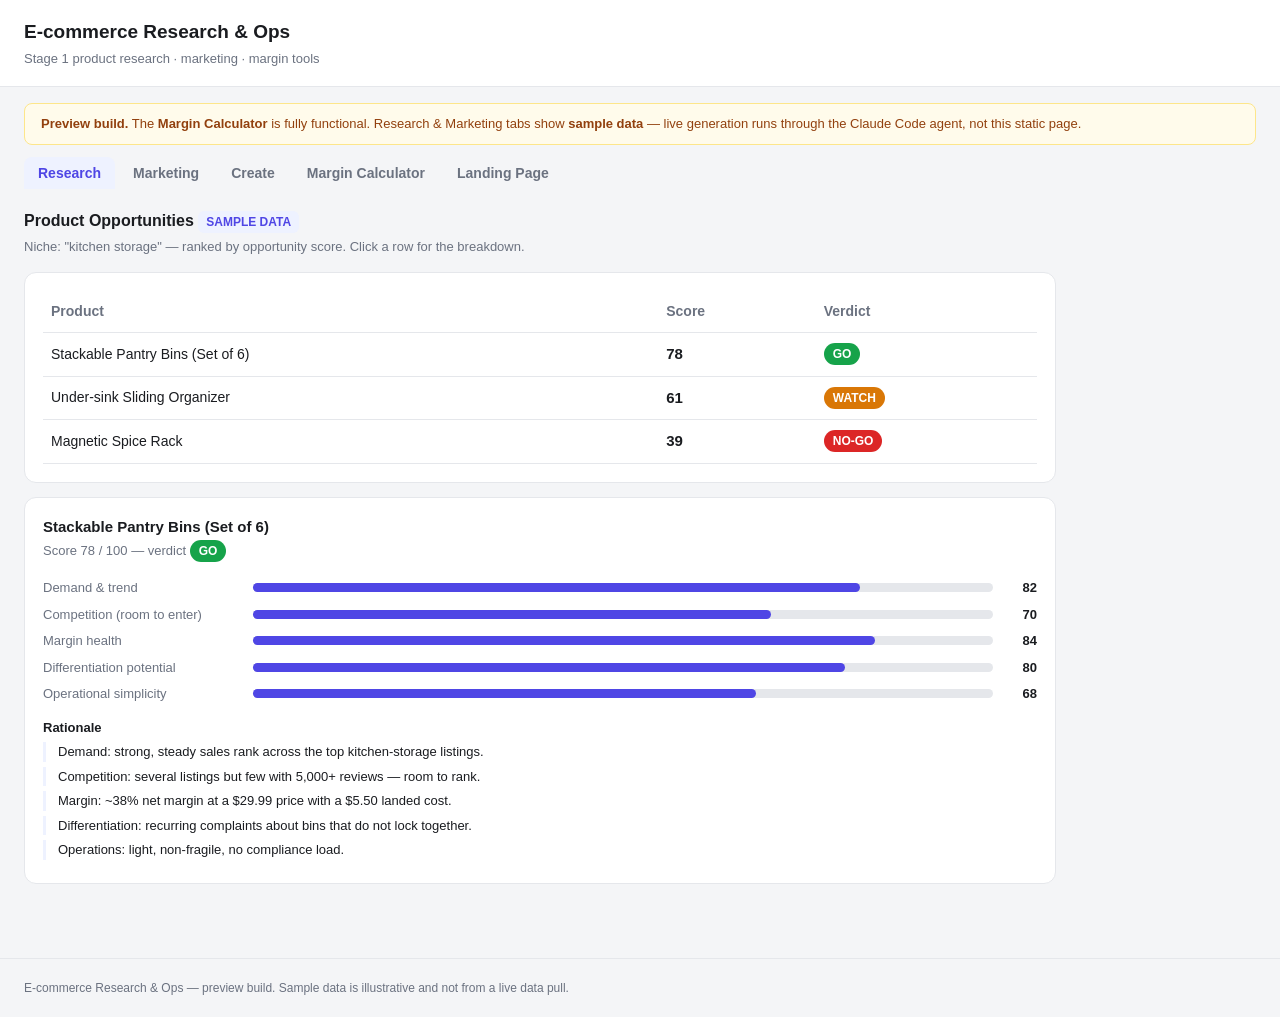
<file: docs/index.html>
<!DOCTYPE html>
<html lang="en">
<head>
<meta charset="UTF-8" />
<meta name="viewport" content="width=device-width, initial-scale=1.0" />
<title>E-commerce Research &amp; Ops</title>
<style>
  :root {
    --bg: #f4f5f7; --card: #ffffff; --ink: #1a1c20; --muted: #6b7280;
    --line: #e5e7eb; --accent: #4f46e5; --accent-soft: #eef2ff;
    --go: #16a34a; --watch: #d97706; --nogo: #dc2626;
  }
  * { box-sizing: border-box; margin: 0; padding: 0; }
  body {
    font-family: -apple-system, BlinkMacSystemFont, "Segoe UI", Roboto, Helvetica, Arial, sans-serif;
    background: var(--bg); color: var(--ink); line-height: 1.5;
  }
  header {
    background: var(--card); border-bottom: 1px solid var(--line);
    padding: 18px 24px;
  }
  header h1 { font-size: 19px; font-weight: 700; }
  header p { color: var(--muted); font-size: 13px; margin-top: 2px; }
  .banner {
    background: #fffbeb; border: 1px solid #fde68a; color: #92400e;
    font-size: 13px; padding: 10px 16px; border-radius: 8px;
    margin: 16px 24px 0;
  }
  nav { display: flex; gap: 4px; padding: 12px 24px 0; flex-wrap: wrap; }
  nav button {
    background: none; border: none; cursor: pointer; font-size: 14px;
    font-weight: 600; color: var(--muted); padding: 8px 14px;
    border-radius: 8px 8px 0 0;
  }
  nav button.active { color: var(--accent); background: var(--accent-soft); }
  main { padding: 20px 24px 60px; max-width: 1080px; }
  section { display: none; }
  section.active { display: block; }
  h2 { font-size: 16px; margin-bottom: 4px; }
  .sub { color: var(--muted); font-size: 13px; margin-bottom: 16px; }
  .card {
    background: var(--card); border: 1px solid var(--line);
    border-radius: 12px; padding: 18px; margin-bottom: 14px;
  }
  table { width: 100%; border-collapse: collapse; }
  th, td { text-align: left; padding: 10px 8px; font-size: 14px; }
  th { color: var(--muted); font-weight: 600; border-bottom: 1px solid var(--line); }
  tbody tr { border-bottom: 1px solid var(--line); cursor: pointer; }
  tbody tr:hover { background: var(--accent-soft); }
  .badge {
    display: inline-block; font-size: 12px; font-weight: 700;
    padding: 2px 9px; border-radius: 999px; color: #fff;
  }
  .badge.go { background: var(--go); }
  .badge.watch { background: var(--watch); }
  .badge.nogo { background: var(--nogo); }
  .score { font-weight: 700; font-size: 15px; }
  .bar-row { display: flex; align-items: center; gap: 10px; margin: 7px 0; font-size: 13px; }
  .bar-label { width: 200px; color: var(--muted); }
  .bar-track { flex: 1; background: var(--line); border-radius: 6px; height: 9px; }
  .bar-fill { display: block; background: var(--accent); height: 9px; border-radius: 6px; }
  .bar-val { width: 34px; text-align: right; font-weight: 600; }
  .rationale { font-size: 13px; color: var(--ink); margin: 5px 0; padding-left: 12px; border-left: 3px solid var(--accent-soft); }
  label { display: block; font-size: 13px; font-weight: 600; margin: 12px 0 4px; }
  input, select {
    width: 100%; padding: 9px 11px; border: 1px solid var(--line);
    border-radius: 8px; font-size: 14px; font-family: inherit;
  }
  .row2 { display: grid; grid-template-columns: 1fr 1fr; gap: 14px; }
  button.primary {
    background: var(--accent); color: #fff; border: none; cursor: pointer;
    font-size: 14px; font-weight: 700; padding: 11px 18px;
    border-radius: 8px; margin-top: 16px;
  }
  .result-grid { display: grid; grid-template-columns: 1fr 1fr; gap: 8px 20px; margin-top: 8px; }
  .result-grid div { display: flex; justify-content: space-between; font-size: 14px; padding: 5px 0; border-bottom: 1px dashed var(--line); }
  .result-grid .k { color: var(--muted); }
  .verdict-line { font-size: 15px; font-weight: 700; padding: 12px; border-radius: 8px; margin-top: 14px; text-align: center; }
  .verdict-ok { background: #dcfce7; color: var(--go); }
  .verdict-bad { background: #fee2e2; color: var(--nogo); }
  .pill { display:inline-block; background: var(--accent-soft); color: var(--accent); font-size:12px; font-weight:600; padding:2px 8px; border-radius:6px; }
  .scene { margin: 8px 0; padding: 10px 12px; background: var(--bg); border-radius: 8px; font-size: 13px; }
  .scene b { color: var(--accent); }
  ul.tight { margin: 6px 0 6px 18px; font-size: 14px; }
  ul.tight li { margin: 3px 0; }
  #photoPreview { max-width: 220px; border-radius: 10px; margin-top: 10px; display: none; border: 1px solid var(--line); }
  .demo-note { background:#fffbeb; border:1px solid #fde68a; color:#92400e; font-size:13px; padding:9px 12px; border-radius:8px; margin-top:12px; }
  footer { color: var(--muted); font-size: 12px; padding: 20px 24px; border-top: 1px solid var(--line); }
  .hero { background: linear-gradient(135deg,#4f46e5,#7c3aed); color:#fff; border-radius:14px; padding:32px; text-align:center; }
  .hero h3 { font-size: 24px; margin-bottom: 8px; }
  .hero p { opacity: .9; font-size: 14px; }
  .feat { display:grid; grid-template-columns:repeat(3,1fr); gap:12px; margin-top:14px; }
  .feat .card { margin: 0; }
  .feat h4 { font-size: 14px; margin-bottom: 4px; }
  .feat p { font-size: 13px; color: var(--muted); }
</style>
</head>
<body>
<header>
  <h1>E-commerce Research &amp; Ops</h1>
  <p>Stage 1 product research &middot; marketing &middot; margin tools</p>
</header>

<div class="banner">
  <b>Preview build.</b> The <b>Margin Calculator</b> is fully functional.
  Research &amp; Marketing tabs show <b>sample data</b> — live generation runs
  through the Claude Code agent, not this static page.
</div>

<nav>
  <button class="active" data-tab="research">Research</button>
  <button data-tab="marketing">Marketing</button>
  <button data-tab="create">Create</button>
  <button data-tab="calc">Margin Calculator</button>
  <button data-tab="landing">Landing Page</button>
</nav>

<main>
  <!-- RESEARCH -->
  <section id="research" class="active">
    <h2>Product Opportunities <span class="pill">SAMPLE DATA</span></h2>
    <p class="sub">Niche: "kitchen storage" — ranked by opportunity score. Click a row for the breakdown.</p>
    <div class="card">
      <table>
        <thead><tr><th>Product</th><th>Score</th><th>Verdict</th></tr></thead>
        <tbody id="researchRows"></tbody>
      </table>
    </div>
    <div class="card" id="researchDetail"></div>
  </section>

  <!-- MARKETING -->
  <section id="marketing">
    <h2>Marketing Content <span class="pill">SAMPLE DATA</span></h2>
    <p class="sub">Generated assets for: Stackable Pantry Bins (Set of 6)</p>
    <div class="card">
      <h3 style="font-size:14px;margin-bottom:8px;">Ad Copy</h3>
      <b style="font-size:15px;">Finally — a pantry that stays tidy.</b>
      <ul class="tight">
        <li>Crystal-clear stackable bins so you see everything at a glance</li>
        <li>Locks together — no more sliding, toppling towers</li>
        <li>Fridge, freezer &amp; cabinet safe, BPA-free</li>
        <li>Set of 6 — organize a whole shelf in minutes</li>
      </ul>
      <p style="font-size:13px;color:var(--muted);margin-top:6px;">
        Stop digging through cluttered shelves. These stackable bins turn chaos
        into a clean, grab-and-go pantry the whole family can keep up.
      </p>
    </div>
    <div class="card">
      <h3 style="font-size:14px;margin-bottom:8px;">UGC Video Script (30s)</h3>
      <div class="scene"><b>0-5s Hook:</b> Open on a messy pantry. "My pantry was a disaster — until this."</div>
      <div class="scene"><b>5-15s Problem:</b> Show items falling, hard to find. "Boxes everywhere, nothing stacks."</div>
      <div class="scene"><b>15-25s Solution:</b> Stack the bins, fill them, slide them in. "They lock together. Everything visible."</div>
      <div class="scene"><b>25-30s CTA:</b> Clean pantry reveal. "Set of 6. Link below."</div>
    </div>
    <div class="card">
      <h3 style="font-size:14px;margin-bottom:8px;">Image Brief (shot list)</h3>
      <ul class="tight">
        <li><b>Main:</b> White background, all 6 bins stacked, props filled with pantry staples</li>
        <li><b>Lifestyle:</b> Bins in a real pantry, hand reaching for one</li>
        <li><b>Infographic:</b> Dimensions + "stacks &amp; locks" callout</li>
        <li><b>Before/After:</b> Cluttered shelf vs organized shelf, split frame</li>
      </ul>
    </div>
  </section>

  <!-- CREATE -->
  <section id="create">
    <h2>Create Marketing Content</h2>
    <p class="sub">Upload a product photo to see the workflow.</p>
    <div class="card">
      <label for="photoInput">Product photo</label>
      <input type="file" id="photoInput" accept="image/*" />
      <img id="photoPreview" alt="preview" />
      <button class="primary" id="genBtn">Generate marketing content</button>
      <div id="genOut" style="display:none;margin-top:14px;">
        <div class="demo-note">
          <b>Demo mode.</b> A static page cannot run AI generation. Live output
          needs a backend server + an AI API key (paid). Below is sample output
          showing the layout you would get from the marketing agent.
        </div>
        <div class="card" style="margin-top:12px;">
          <b>Headline:</b> "The upgrade your kitchen was missing."<br>
          <b>Caption:</b> Tag a friend who needs this. Set of 6, link in bio.<br>
          <b>Video hook:</b> "POV: you finally fixed your messiest cabinet."
        </div>
      </div>
    </div>
  </section>

  <!-- MARGIN CALCULATOR -->
  <section id="calc">
    <h2>Margin Calculator <span class="pill">FULLY FUNCTIONAL</span></h2>
    <p class="sub">Amazon FBA unit economics. Same math as the margin-scorer skill.</p>
    <div class="card">
      <div class="row2">
        <div><label for="sellPrice">Sell price ($)</label><input type="number" id="sellPrice" value="29.99" step="0.01" /></div>
        <div><label for="landedCost">Landed cost ($) — COGS + shipping + duties</label><input type="number" id="landedCost" value="5.50" step="0.01" /></div>
      </div>
      <div class="row2">
        <div><label for="category">Category (referral fee)</label><select id="category"></select></div>
        <div><label for="fbaTier">FBA size tier</label><select id="fbaTier"></select></div>
      </div>
      <div class="row2">
        <div><label for="acos">Target ACoS (ad cost, %)</label><input type="number" id="acos" value="25" step="1" /></div>
        <div><label for="overhead">Overhead (% of price)</label><input type="number" id="overhead" value="5" step="1" /></div>
      </div>
      <button class="primary" id="calcBtn">Calculate</button>
      <div id="calcOut" style="display:none;">
        <div class="result-grid" id="calcRows"></div>
        <div class="verdict-line" id="calcVerdict"></div>
      </div>
    </div>
  </section>

  <!-- LANDING -->
  <section id="landing">
    <h2>Landing Page <span class="pill">SAMPLE</span></h2>
    <p class="sub">Example product sales page.</p>
    <div class="hero">
      <h3>Stackable Pantry Bins</h3>
      <p>Turn cabinet chaos into a clean, grab-and-go pantry — in minutes.</p>
    </div>
    <div class="feat">
      <div class="card"><h4>Stacks &amp; Locks</h4><p>Bins interlock so towers never topple.</p></div>
      <div class="card"><h4>See Everything</h4><p>Crystal-clear so nothing gets lost at the back.</p></div>
      <div class="card"><h4>Set of 6</h4><p>Organize a whole shelf out of the box.</p></div>
    </div>
  </section>
</main>

<footer>
  E-commerce Research &amp; Ops &mdash; preview build. Sample data is illustrative
  and not from a live data pull.
</footer>

<script>
// ---- fee schedule (mirrors config/amazon-fees.json) ----
const REFERRAL = {
  "default (15%)": 0.15, "kitchen": 0.15, "home_and_kitchen": 0.15,
  "pet_supplies": 0.15, "beauty_health_and_personal_care": 0.15,
  "toys_and_games": 0.15, "sports_and_outdoors": 0.15,
  "tools_and_home_improvement": 0.15, "office_products": 0.15,
  "baby_products": 0.15, "furniture": 0.15,
  "clothing_and_accessories (17%)": 0.17,
  "consumer_electronics (8%)": 0.08, "computers (8%)": 0.08,
  "grocery_and_gourmet (8%)": 0.08,
  "amazon_devices_accessories (45%)": 0.45
};
const MIN_REFERRAL = 0.30;
const FBA_TIERS = [
  { id: "small_standard_under_4oz", label: "Small standard, under 4oz", fee: 3.06 },
  { id: "small_standard_4to8oz", label: "Small standard, 4-8oz", fee: 3.15 },
  { id: "small_standard_8to12oz", label: "Small standard, 8-12oz", fee: 3.24 },
  { id: "small_standard_12to16oz", label: "Small standard, 12-16oz", fee: 3.33 },
  { id: "large_standard_under_4oz", label: "Large standard, under 4oz", fee: 3.68 },
  { id: "large_standard_4to8oz", label: "Large standard, 4-8oz", fee: 3.90 },
  { id: "large_standard_8to12oz", label: "Large standard, 8-12oz", fee: 4.15 },
  { id: "large_standard_12to16oz", label: "Large standard, 12-16oz", fee: 4.55 },
  { id: "large_standard_1to1_5lb", label: "Large standard, 1-1.5lb", fee: 4.99 },
  { id: "large_standard_1_5to2lb", label: "Large standard, 1.5-2lb", fee: 5.37 },
  { id: "large_standard_2to3lb", label: "Large standard, 2-3lb", fee: 6.06 },
  { id: "large_bulky", label: "Large bulky", fee: 9.73 }
];
const MIN_MARGIN = 0.25;

// ---- sample research data ----
const PRODUCTS = [
  { name: "Stackable Pantry Bins (Set of 6)", score: 78, verdict: "go",
    sub: { "Demand & trend": 82, "Competition (room to enter)": 70, "Margin health": 84, "Differentiation potential": 80, "Operational simplicity": 68 },
    rationale: [
      "Demand: strong, steady sales rank across the top kitchen-storage listings.",
      "Competition: several listings but few with 5,000+ reviews — room to rank.",
      "Margin: ~38% net margin at a $29.99 price with a $5.50 landed cost.",
      "Differentiation: recurring complaints about bins that do not lock together.",
      "Operations: light, non-fragile, no compliance load."
    ] },
  { name: "Under-sink Sliding Organizer", score: 61, verdict: "watch",
    sub: { "Demand & trend": 66, "Competition (room to enter)": 48, "Margin health": 60, "Differentiation potential": 64, "Operational simplicity": 70 },
    rationale: [
      "Demand: solid but flatter than the pantry-bin niche.",
      "Competition: crowded — multiple entrenched sellers with deep review counts.",
      "Margin: workable but tighter; sensitive to landed cost.",
      "Differentiation: some sizing complaints, a moderate angle.",
      "Operations: mid-size, ships fine."
    ] },
  { name: "Magnetic Spice Rack", score: 39, verdict: "no-go",
    sub: { "Demand & trend": 44, "Competition (room to enter)": 30, "Margin health": 36, "Differentiation potential": 42, "Operational simplicity": 52 },
    rationale: [
      "Demand: thin and slightly declining.",
      "Competition: saturated with cheap, well-reviewed listings.",
      "Margin: weak — price war pushes net margin below the 25% threshold.",
      "Differentiation: few clear, buildable gaps.",
      "Operations: small magnets — minor shipping considerations."
    ] }
];

// ---- tabs ----
document.querySelectorAll("nav button").forEach(b => {
  b.onclick = () => {
    document.querySelectorAll("nav button").forEach(x => x.classList.remove("active"));
    document.querySelectorAll("section").forEach(x => x.classList.remove("active"));
    b.classList.add("active");
    document.getElementById(b.dataset.tab).classList.add("active");
  };
});

// ---- research render ----
function badge(v) {
  const cls = v === "go" ? "go" : v === "watch" ? "watch" : "nogo";
  return '<span class="badge ' + cls + '">' + v.toUpperCase() + '</span>';
}
const rows = document.getElementById("researchRows");
PRODUCTS.forEach((p, i) => {
  const tr = document.createElement("tr");
  tr.innerHTML = "<td>" + p.name + "</td><td class='score'>" + p.score + "</td><td>" + badge(p.verdict) + "</td>";
  tr.onclick = () => showDetail(i);
  rows.appendChild(tr);
});
function showDetail(i) {
  const p = PRODUCTS[i];
  let html = "<h3 style='font-size:15px;margin-bottom:2px;'>" + p.name + "</h3>";
  html += "<p class='sub'>Score " + p.score + " / 100 &mdash; verdict " + badge(p.verdict) + "</p>";
  for (const [k, v] of Object.entries(p.sub)) {
    html += "<div class='bar-row'><span class='bar-label'>" + k + "</span>" +
      "<span class='bar-track'><span class='bar-fill' style='width:" + v + "%'></span></span>" +
      "<span class='bar-val'>" + v + "</span></div>";
  }
  html += "<h4 style='font-size:13px;margin:14px 0 4px;'>Rationale</h4>";
  p.rationale.forEach(r => { html += "<div class='rationale'>" + r + "</div>"; });
  document.getElementById("researchDetail").innerHTML = html;
}
showDetail(0);

// ---- create / photo upload ----
document.getElementById("photoInput").onchange = e => {
  const f = e.target.files[0];
  if (!f) return;
  const img = document.getElementById("photoPreview");
  img.src = URL.createObjectURL(f);
  img.style.display = "block";
};
document.getElementById("genBtn").onclick = () => {
  document.getElementById("genOut").style.display = "block";
};

// ---- margin calculator ----
const catSel = document.getElementById("category");
Object.keys(REFERRAL).forEach(k => {
  const o = document.createElement("option");
  o.value = k; o.textContent = k;
  catSel.appendChild(o);
});
const fbaSel = document.getElementById("fbaTier");
FBA_TIERS.forEach(t => {
  const o = document.createElement("option");
  o.value = t.id; o.textContent = t.label;
  if (t.id === "large_standard_8to12oz") o.selected = true;
  fbaSel.appendChild(o);
});
function money(n) { return "$" + n.toFixed(2); }
document.getElementById("calcBtn").onclick = () => {
  const price = parseFloat(document.getElementById("sellPrice").value) || 0;
  const landed = parseFloat(document.getElementById("landedCost").value) || 0;
  const refRate = REFERRAL[catSel.value];
  const fbaFee = FBA_TIERS.find(t => t.id === fbaSel.value).fee;
  const acos = (parseFloat(document.getElementById("acos").value) || 0) / 100;
  const ovhRate = (parseFloat(document.getElementById("overhead").value) || 0) / 100;

  const referral = Math.max(refRate * price, MIN_REFERRAL);
  const adCost = acos * price;
  const overhead = ovhRate * price;
  const total = landed + referral + fbaFee + adCost + overhead;
  const profit = price - total;
  const margin = price ? profit / price : 0;
  const variable = refRate + acos + ovhRate;
  const fixed = landed + fbaFee;
  const breakeven = (1 - variable) > 0 ? fixed / (1 - variable) : null;
  const recoDenom = 1 - MIN_MARGIN - variable;
  const reco = recoDenom > 0 ? fixed / recoDenom : null;

  const rows = [
    ["Landed cost", money(landed)], ["Referral fee", money(referral)],
    ["FBA fulfilment fee", money(fbaFee)], ["Est. ad cost", money(adCost)],
    ["Overhead", money(overhead)], ["Total cost / unit", money(total)],
    ["Profit / unit", money(profit)], ["Net margin", (margin * 100).toFixed(1) + "%"],
    ["Breakeven price", breakeven ? money(breakeven) : "n/a"],
    ["Recommended price (25% margin)", reco ? money(reco) : "n/a"]
  ];
  document.getElementById("calcRows").innerHTML = rows
    .map(r => "<div><span class='k'>" + r[0] + "</span><span>" + r[1] + "</span></div>").join("");
  const v = document.getElementById("calcVerdict");
  if (margin >= MIN_MARGIN) {
    v.className = "verdict-line verdict-ok";
    v.textContent = "PASS — net margin " + (margin * 100).toFixed(1) + "% meets the 25% threshold";
  } else {
    v.className = "verdict-line verdict-bad";
    v.textContent = "BELOW THRESHOLD — net margin " + (margin * 100).toFixed(1) + "% is under 25%";
  }
  document.getElementById("calcOut").style.display = "block";
};
</script>
</body>
</html>
</file>
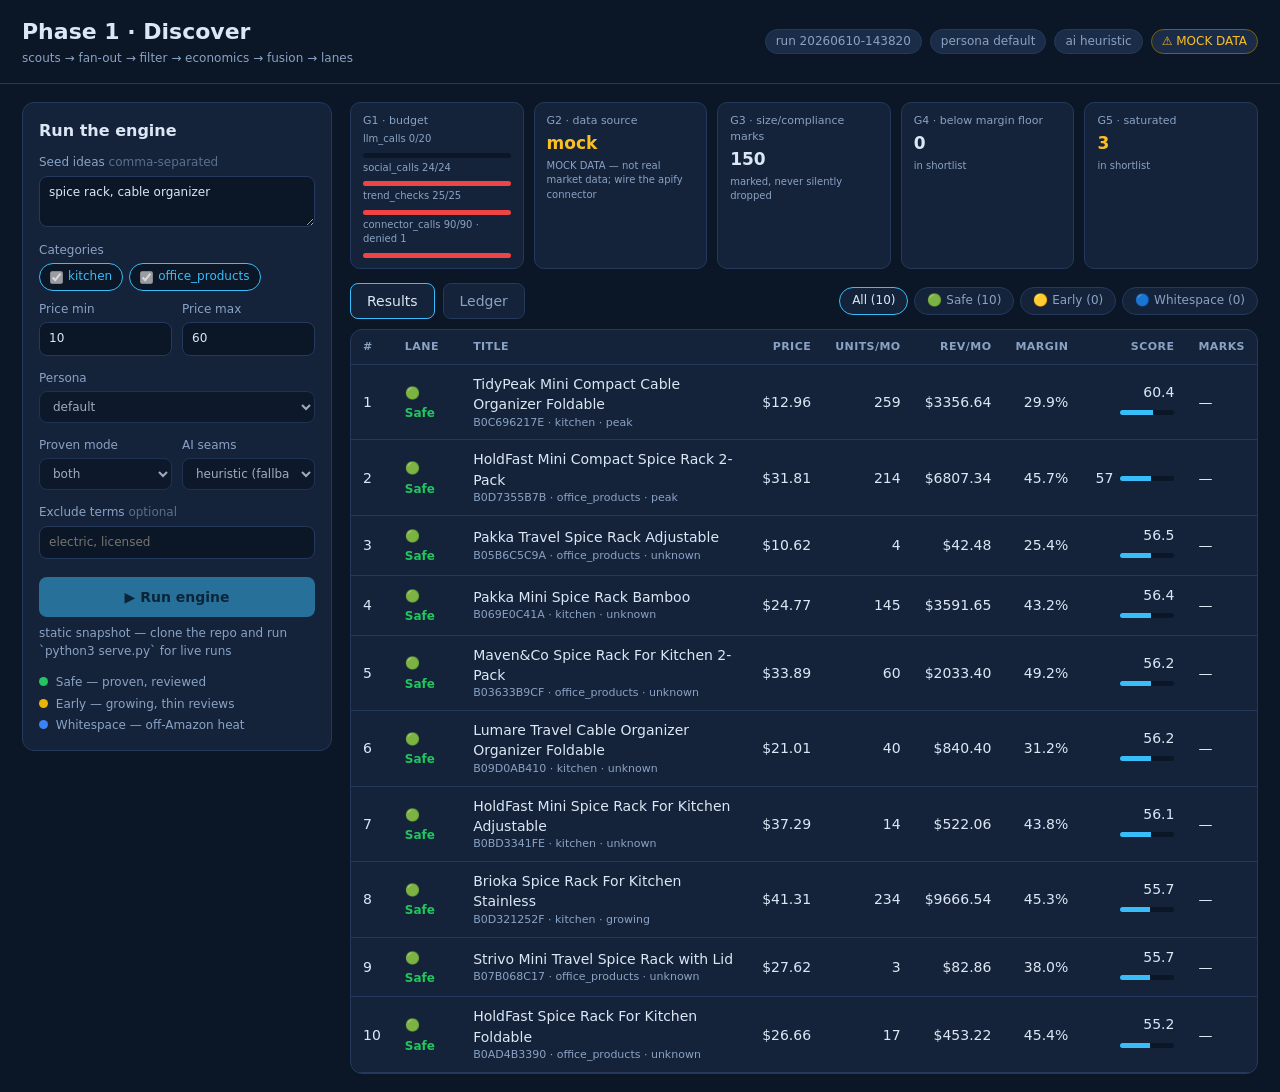
<file: docs/phase1.html>
<!doctype html>
<html lang="en">
<head>
<meta charset="utf-8">
<meta name="viewport" content="width=device-width, initial-scale=1">
<title>Phase 1 · Discover — dashboard</title>
<style>
:root {
  --bg: #0b1626; --card: #14233a; --card2: #1a2c47; --line: #24395c;
  --text: #dce7f5; --dim: #8aa2c4; --accent: #38bdf8;
  --safe: #22c55e; --early: #eab308; --whitespace: #3b82f6; --bad: #ef4444;
}
* { box-sizing: border-box; }
body {
  margin: 0; background: var(--bg); color: var(--text);
  font: 14px/1.45 system-ui, -apple-system, "Segoe UI", sans-serif;
}
header {
  display: flex; justify-content: space-between; align-items: center;
  padding: 16px 22px; border-bottom: 1px solid var(--line);
}
h1 { margin: 0; font-size: 22px; }
h2 { margin: 0 0 12px; font-size: 16px; }
h3 { margin: 18px 0 8px; font-size: 14px; color: var(--dim); }
.sub { margin: 2px 0 0; color: var(--dim); font-size: 12px; }
.meta { display: flex; gap: 8px; flex-wrap: wrap; justify-content: flex-end; }
.badge {
  background: var(--card2); border: 1px solid var(--line); border-radius: 999px;
  padding: 3px 10px; font-size: 12px; color: var(--dim);
}
.badge.warn { color: #fbbf24; border-color: #7c5e0c; }

.layout { display: grid; grid-template-columns: 310px 1fr; gap: 18px; padding: 18px 22px; }
.panel {
  background: var(--card); border: 1px solid var(--line); border-radius: 12px;
  padding: 16px; align-self: start; position: sticky; top: 14px;
}
label { display: block; margin: 10px 0 4px; font-size: 12px; color: var(--dim); }
.hint { opacity: .6; }
input, select, textarea {
  width: 100%; margin-top: 4px; background: var(--bg); color: var(--text);
  border: 1px solid var(--line); border-radius: 8px; padding: 7px 9px; font: inherit;
}
.row2 { display: grid; grid-template-columns: 1fr 1fr; gap: 10px; }
.checks { display: flex; flex-wrap: wrap; gap: 6px; margin-top: 4px; }
.checks label {
  display: inline-flex; align-items: center; gap: 5px; margin: 0;
  background: var(--bg); border: 1px solid var(--line); border-radius: 999px;
  padding: 4px 10px; cursor: pointer; font-size: 12px; color: var(--text);
}
.checks input { width: auto; margin: 0; }
.checks label:has(input:checked) { border-color: var(--accent); color: var(--accent); }
button {
  cursor: pointer; font: inherit; border: 0; border-radius: 8px;
}
#runBtn {
  width: 100%; margin-top: 14px; padding: 10px; font-weight: 700;
  background: var(--accent); color: #04263b;
}
#runBtn:disabled { opacity: .5; cursor: wait; }
.status { margin-top: 8px; font-size: 12px; color: var(--dim); min-height: 16px; }
.status.err { color: var(--bad); }
.legend { display: grid; gap: 4px; margin-top: 14px; font-size: 12px; color: var(--dim); }
.dot { display: inline-block; width: 9px; height: 9px; border-radius: 99px; margin-right: 4px; }
.dot.safe { background: var(--safe); } .dot.early { background: var(--early); }
.dot.whitespace { background: var(--whitespace); }

.guardrails { display: flex; gap: 10px; flex-wrap: wrap; margin-bottom: 14px; }
.gcard {
  background: var(--card); border: 1px solid var(--line); border-radius: 10px;
  padding: 10px 12px; min-width: 150px; flex: 1;
}
.gcard .k { font-size: 11px; color: var(--dim); }
.gcard .v { font-size: 17px; font-weight: 700; margin-top: 2px; }
.gcard .v.warn { color: #fbbf24; }
.bar { height: 5px; background: var(--bg); border-radius: 99px; margin-top: 6px; overflow: hidden; }
.bar i { display: block; height: 100%; background: var(--accent); }
.bar i.full { background: var(--bad); }
.gcard .sub2 { font-size: 10px; color: var(--dim); margin-top: 3px; }

.tabs { display: flex; gap: 8px; align-items: center; margin-bottom: 10px; }
.tab {
  background: var(--card); color: var(--dim); border: 1px solid var(--line);
  padding: 7px 16px; border-radius: 8px;
}
.tab.active { color: var(--text); border-color: var(--accent); }
.chips { margin-left: auto; display: flex; gap: 6px; }
.chip {
  background: var(--card); border: 1px solid var(--line); color: var(--dim);
  border-radius: 999px; padding: 4px 12px; font-size: 12px;
}
.chip.active { color: var(--text); border-color: var(--accent); }

.tablewrap {
  background: var(--card); border: 1px solid var(--line); border-radius: 12px;
  overflow: auto;
}
table { width: 100%; border-collapse: collapse; }
th, td { padding: 9px 12px; text-align: left; border-bottom: 1px solid var(--line); }
th { font-size: 11px; text-transform: uppercase; letter-spacing: .04em; color: var(--dim); }
td.num, th.num { text-align: right; font-variant-numeric: tabular-nums; }
tbody tr { cursor: pointer; }
tbody tr:hover { background: var(--card2); }
.lane { font-weight: 700; font-size: 12px; }
.lane.safe { color: var(--safe); } .lane.early { color: var(--early); }
.lane.whitespace { color: var(--whitespace); }
.mark {
  display: inline-block; background: #3b2c10; color: #fbbf24; border-radius: 6px;
  font-size: 11px; padding: 1px 7px; margin-right: 4px;
}
.scorebar { display: inline-block; width: 54px; height: 5px; background: var(--bg);
  border-radius: 99px; margin-left: 7px; vertical-align: 2px; overflow: hidden; }
.scorebar i { display: block; height: 100%; background: var(--accent); }
.empty { padding: 40px; text-align: center; color: var(--dim); }

.ledger-summary { display: flex; gap: 8px; flex-wrap: wrap; }
.ledger-summary .badge { font-size: 12px; }

#drawer {
  position: fixed; top: 0; right: 0; width: min(440px, 92vw); height: 100vh;
  background: var(--card); border-left: 1px solid var(--line); padding: 20px;
  overflow: auto; box-shadow: -18px 0 40px rgba(0,0,0,.45); z-index: 10;
}
#drawer .close {
  position: absolute; top: 10px; right: 12px; background: none; color: var(--dim);
  font-size: 22px;
}
#drawer h2 { padding-right: 26px; }
.kv { display: grid; grid-template-columns: 130px 1fr; gap: 4px 10px; font-size: 13px; margin: 10px 0; }
.kv .k { color: var(--dim); }
.sbar { margin: 7px 0; }
.sbar .lab { display: flex; justify-content: space-between; font-size: 12px; color: var(--dim); }
.sbar .track { height: 7px; background: var(--bg); border-radius: 99px; margin-top: 3px; overflow: hidden; }
.sbar .track i { display: block; height: 100%; background: var(--accent); }
.prov { font-size: 11px; color: var(--dim); }
.prov code { background: var(--bg); padding: 1px 6px; border-radius: 6px; margin: 0 4px 4px 0; display: inline-block; }
.rationale {
  background: var(--card2); border-left: 3px solid var(--accent); border-radius: 6px;
  padding: 9px 11px; font-size: 13px; margin: 10px 0;
}
.compliance { background: #2b1d10; border-left: 3px solid #fbbf24; border-radius: 6px;
  padding: 9px 11px; font-size: 12px; margin: 8px 0; }

@media (max-width: 860px) { .layout { grid-template-columns: 1fr; } .panel { position: static; } }

</style>
</head>
<body>

<header>
  <div>
    <h1>Phase 1 · Discover</h1>
    <p class="sub">scouts → fan-out → filter → economics → fusion → lanes</p>
  </div>
  <div id="runMeta" class="meta"></div>
</header>

<div class="layout">

  <aside class="panel" id="runPanel">
    <h2>Run the engine</h2>

    <label>Seed ideas <span class="hint">comma-separated</span>
      <textarea id="seeds" rows="2" placeholder="spice rack, cable organizer"></textarea>
    </label>

    <label>Categories</label>
    <div id="cats" class="checks"></div>

    <div class="row2">
      <label>Price min <input id="priceMin" type="number" value="10"></label>
      <label>Price max <input id="priceMax" type="number" value="60"></label>
    </div>

    <label>Persona
      <select id="persona"></select>
    </label>

    <div class="row2">
      <label>Proven mode
        <select id="provenMode">
          <option value="both">both</option>
          <option value="peak">peak</option>
          <option value="growing">growing</option>
        </select>
      </label>
      <label>AI seams
        <select id="aiBackend">
          <option value="heuristic">heuristic (fallback)</option>
          <option value="claude_session">claude_session (queue)</option>
          <option value="anthropic_api">anthropic_api</option>
        </select>
      </label>
    </div>

    <label>Exclude terms <span class="hint">optional</span>
      <input id="exclude" placeholder="electric, licensed">
    </label>

    <button id="runBtn">▶ Run engine</button>
    <div id="runStatus" class="status"></div>

    <div class="legend">
      <span><i class="dot safe"></i> Safe — proven, reviewed</span>
      <span><i class="dot early"></i> Early — growing, thin reviews</span>
      <span><i class="dot whitespace"></i> Whitespace — off-Amazon heat</span>
    </div>
  </aside>

  <main>
    <section id="guardrails" class="guardrails"></section>

    <nav class="tabs">
      <button class="tab active" data-tab="results">Results</button>
      <button class="tab" data-tab="ledger">Ledger</button>
      <span id="laneChips" class="chips"></span>
    </nav>

    <section id="results">
      <div class="tablewrap">
        <table id="candTable">
          <thead><tr>
            <th>#</th><th>lane</th><th>title</th><th class="num">price</th>
            <th class="num">units/mo</th><th class="num">rev/mo</th>
            <th class="num">margin</th><th class="num">score</th><th>marks</th>
          </tr></thead>
          <tbody></tbody>
        </table>
        <div id="empty" class="empty" hidden>
          No run yet — set seeds on the left and hit <b>Run engine</b>.
        </div>
      </div>
    </section>

    <section id="ledger" hidden>
      <div id="ledgerSummary" class="ledger-summary"></div>
      <h3>Drops (every drop has a reason)</h3>
      <div class="tablewrap">
        <table id="dropTable">
          <thead><tr><th>asin</th><th>title</th><th class="num">price</th><th>reason</th></tr></thead>
          <tbody></tbody>
        </table>
      </div>
      <h3>AI seams</h3>
      <div class="tablewrap">
        <table id="seamTable">
          <thead><tr><th>seam</th><th>backend</th><th>result</th></tr></thead>
          <tbody></tbody>
        </table>
      </div>
    </section>
  </main>
</div>

<aside id="drawer" hidden>
  <button id="drawerClose" class="close">×</button>
  <div id="drawerBody"></div>
</aside>

<script>
window.__ENGINE_DATA__ = {
  "run_id": "20260610-143820",
  "connector": "mock",
  "ai_backend": "heuristic",
  "ctx": {
    "seeds": [
      "spice rack",
      "cable organizer"
    ],
    "categories": [
      "kitchen",
      "office_products"
    ],
    "asin_seeds": [],
    "exclude_terms": [],
    "persona": "default",
    "price_min": 10.0,
    "price_max": 60.0,
    "proven_mode": "both",
    "budget_caps": {},
    "shortlist_size": 10
  },
  "pool": {
    "spice rack": "seed",
    "cable organizer": "seed",
    "compact spice rack": "concept",
    "travel spice rack": "concept",
    "spice rack for kitchen": "concept",
    "compact cable organizer": "concept",
    "travel cable organizer": "concept",
    "cable organizer for kitchen": "concept"
  },
  "whitespace_terms": [
    "spice rack",
    "compact spice rack",
    "compact cable organizer",
    "travel cable organizer",
    "cable organizer for kitchen"
  ],
  "signals": {
    "spice rack": {
      "agreement": 3,
      "strength": 45.6,
      "mentions": 4855,
      "evidence": [
        "tiktok:+51.7%",
        "reddit:+35.1%",
        "pinterest:+50.0%"
      ]
    },
    "cable organizer": {
      "agreement": 1,
      "strength": 26.9,
      "mentions": 18431,
      "evidence": [
        "reddit:+56.3%"
      ]
    },
    "compact spice rack": {
      "agreement": 2,
      "strength": 28.6,
      "mentions": 13679,
      "evidence": [
        "tiktok:+43.9%",
        "reddit:+36.5%"
      ]
    },
    "travel spice rack": {
      "agreement": 1,
      "strength": 10.4,
      "mentions": 11829,
      "evidence": [
        "tiktok:+35.8%"
      ]
    },
    "spice rack for kitchen": {
      "agreement": 1,
      "strength": 23.9,
      "mentions": 20508,
      "evidence": [
        "reddit:+55.7%"
      ]
    },
    "compact cable organizer": {
      "agreement": 2,
      "strength": 30.2,
      "mentions": 13104,
      "evidence": [
        "tiktok:+49.9%",
        "pinterest:+32.3%"
      ]
    },
    "travel cable organizer": {
      "agreement": 3,
      "strength": 37.5,
      "mentions": 13990,
      "evidence": [
        "tiktok:+19.0%",
        "reddit:+38.2%",
        "pinterest:+55.2%"
      ]
    },
    "cable organizer for kitchen": {
      "agreement": 2,
      "strength": 35.1,
      "mentions": 15929,
      "evidence": [
        "reddit:+56.2%",
        "pinterest:+46.2%"
      ]
    }
  },
  "guardrails": {
    "G1_budget": {
      "llm_calls": {
        "spent": 0,
        "cap": 20,
        "denied": 0
      },
      "social_calls": {
        "spent": 24,
        "cap": 24,
        "denied": 0
      },
      "trend_checks": {
        "spent": 25,
        "cap": 25,
        "denied": 0
      },
      "connector_calls": {
        "spent": 90,
        "cap": 90,
        "denied": 1
      }
    },
    "G2_data": "MOCK DATA \u2014 not real market data; wire the apify connector",
    "G3_size_or_compliance_marked": 150,
    "G4_below_margin_floor": 0,
    "G5_saturated_in_shortlist": 3
  },
  "total_ranked": 290,
  "candidates": [
    {
      "raw": {
        "asin": "B0C696217E",
        "parent_asin": "B0C696217E",
        "title": "TidyPeak Mini Compact Cable Organizer Foldable",
        "category": "kitchen",
        "price": 12.96,
        "bsr": 1269,
        "rating": 4.3,
        "reviews_count": 1983,
        "sellers_count": 7,
        "weight_oz": 4.8,
        "longest_side_in": 12.1,
        "source": "mock",
        "found_by": [
          "search:mini compact cable organizer@kitchen"
        ],
        "trend": "peak"
      },
      "origin": "seed",
      "marks": [],
      "compliance_notes": [],
      "economics": {
        "units_per_month": 259,
        "revenue_per_month": 3356.64,
        "referral_fee": 1.94,
        "fba_fee": 3.9,
        "landed_cost_est": 3.24,
        "margin_pct": 0.2994,
        "breakeven_price": 8.4,
        "fba_ready": true
      },
      "sub_scores": {
        "velocity": 86.3,
        "buzz": 60.4,
        "idea_affinity": 100,
        "low_competition": 16.0,
        "agreement": 66.7,
        "supply_gap": 46.0
      },
      "score": 60.4,
      "lane": "safe",
      "rationale": "Lane safe: strongest on idea_affinity=100 and velocity=86; est. 259 units/mo at 30% margin.",
      "asin": "B0C696217E"
    },
    {
      "raw": {
        "asin": "B0D7355B7B",
        "parent_asin": "B0D7355B7B",
        "title": "HoldFast Mini Compact Spice Rack 2-Pack",
        "category": "office_products",
        "price": 31.81,
        "bsr": 985,
        "rating": 3.9,
        "reviews_count": 1699,
        "sellers_count": 12,
        "weight_oz": 14.9,
        "longest_side_in": 5.7,
        "source": "mock",
        "found_by": [
          "search:mini compact spice rack@office_products"
        ],
        "trend": "peak"
      },
      "origin": "seed",
      "marks": [],
      "compliance_notes": [],
      "economics": {
        "units_per_month": 214,
        "revenue_per_month": 6807.34,
        "referral_fee": 4.77,
        "fba_fee": 4.55,
        "landed_cost_est": 7.95,
        "margin_pct": 0.4571,
        "breakeven_price": 14.71,
        "fba_ready": true
      },
      "sub_scores": {
        "velocity": 71.3,
        "buzz": 91.2,
        "idea_affinity": 100,
        "low_competition": 6.0,
        "agreement": 100.0,
        "supply_gap": 14.3
      },
      "score": 57.0,
      "lane": "safe",
      "rationale": "Lane safe: strongest on idea_affinity=100 and agreement=100; est. 214 units/mo at 46% margin.",
      "asin": "B0D7355B7B"
    },
    {
      "raw": {
        "asin": "B05B6C5C9A",
        "parent_asin": "B0D66ED06C",
        "title": "Pakka Travel Spice Rack Adjustable",
        "category": "office_products",
        "price": 10.62,
        "bsr": 93421,
        "rating": 3.6,
        "reviews_count": 109,
        "sellers_count": 2,
        "weight_oz": 3.6,
        "longest_side_in": 7.7,
        "source": "mock",
        "found_by": [
          "search:travel spice rack@office_products"
        ],
        "trend": "unknown"
      },
      "origin": "seed",
      "marks": [],
      "compliance_notes": [],
      "economics": {
        "units_per_month": 4,
        "revenue_per_month": 42.48,
        "referral_fee": 1.59,
        "fba_fee": 3.68,
        "landed_cost_est": 2.65,
        "margin_pct": 0.2542,
        "breakeven_price": 7.45,
        "fba_ready": true
      },
      "sub_scores": {
        "velocity": 1.3,
        "buzz": 91.2,
        "idea_affinity": 100,
        "low_competition": 86.5,
        "agreement": 100.0,
        "supply_gap": 1.2
      },
      "score": 56.5,
      "lane": "safe",
      "rationale": "Lane safe: strongest on idea_affinity=100 and agreement=100; est. 4 units/mo at 25% margin.",
      "asin": "B05B6C5C9A"
    },
    {
      "raw": {
        "asin": "B069E0C41A",
        "parent_asin": "B069E0C41A",
        "title": "Pakka Mini Spice Rack Bamboo",
        "category": "kitchen",
        "price": 24.77,
        "bsr": 2470,
        "rating": 4.7,
        "reviews_count": 640,
        "sellers_count": 10,
        "weight_oz": 11.2,
        "longest_side_in": 9.2,
        "source": "mock",
        "found_by": [
          "search:mini spice rack@kitchen"
        ],
        "trend": "unknown"
      },
      "origin": "seed",
      "marks": [],
      "compliance_notes": [],
      "economics": {
        "units_per_month": 145,
        "revenue_per_month": 3591.65,
        "referral_fee": 3.72,
        "fba_fee": 4.15,
        "landed_cost_est": 6.19,
        "margin_pct": 0.4324,
        "breakeven_price": 12.16,
        "fba_ready": true
      },
      "sub_scores": {
        "velocity": 48.3,
        "buzz": 91.2,
        "idea_affinity": 100,
        "low_competition": 24.0,
        "agreement": 100.0,
        "supply_gap": 16.1
      },
      "score": 56.4,
      "lane": "safe",
      "rationale": "Lane safe: strongest on idea_affinity=100 and agreement=100; est. 145 units/mo at 43% margin.",
      "asin": "B069E0C41A"
    },
    {
      "raw": {
        "asin": "B03633B9CF",
        "parent_asin": "B03633B9CF",
        "title": "Maven&Co Spice Rack For Kitchen 2-Pack",
        "category": "office_products",
        "price": 33.89,
        "bsr": 4423,
        "rating": 4.0,
        "reviews_count": 255,
        "sellers_count": 9,
        "weight_oz": 3.2,
        "longest_side_in": 15.6,
        "source": "mock",
        "found_by": [
          "search:spice rack for kitchen@office_products"
        ],
        "trend": "unknown"
      },
      "origin": "seed",
      "marks": [],
      "compliance_notes": [],
      "economics": {
        "units_per_month": 60,
        "revenue_per_month": 2033.4,
        "referral_fee": 5.08,
        "fba_fee": 3.68,
        "landed_cost_est": 8.47,
        "margin_pct": 0.4916,
        "breakeven_price": 14.29,
        "fba_ready": true
      },
      "sub_scores": {
        "velocity": 20.0,
        "buzz": 91.2,
        "idea_affinity": 100,
        "low_competition": 59.7,
        "agreement": 100.0,
        "supply_gap": 8.0
      },
      "score": 56.2,
      "lane": "safe",
      "rationale": "Lane safe: strongest on idea_affinity=100 and agreement=100; est. 60 units/mo at 49% margin.",
      "asin": "B03633B9CF"
    },
    {
      "raw": {
        "asin": "B09D0AB410",
        "parent_asin": "B09D0AB410",
        "title": "Lumare Travel Cable Organizer Organizer Foldable",
        "category": "kitchen",
        "price": 21.01,
        "bsr": 10681,
        "rating": 3.7,
        "reviews_count": 241,
        "sellers_count": 2,
        "weight_oz": 47.6,
        "longest_side_in": 14.7,
        "source": "mock",
        "found_by": [
          "search:travel cable organizer organizer@kitchen"
        ],
        "trend": "unknown"
      },
      "origin": "seed",
      "marks": [],
      "compliance_notes": [],
      "economics": {
        "units_per_month": 40,
        "revenue_per_month": 840.4,
        "referral_fee": 3.15,
        "fba_fee": 6.06,
        "landed_cost_est": 5.25,
        "margin_pct": 0.3118,
        "breakeven_price": 13.31,
        "fba_ready": true
      },
      "sub_scores": {
        "velocity": 13.3,
        "buzz": 75.0,
        "idea_affinity": 100,
        "low_competition": 74.9,
        "agreement": 100.0,
        "supply_gap": 11.6
      },
      "score": 56.2,
      "lane": "safe",
      "rationale": "Lane safe: strongest on idea_affinity=100 and agreement=100; est. 40 units/mo at 31% margin.",
      "asin": "B09D0AB410"
    },
    {
      "raw": {
        "asin": "B0BD3341FE",
        "parent_asin": "B0BD3341FE",
        "title": "HoldFast Mini Spice Rack For Kitchen Adjustable",
        "category": "kitchen",
        "price": 37.29,
        "bsr": 35417,
        "rating": 4.4,
        "reviews_count": 200,
        "sellers_count": 2,
        "weight_oz": 40.7,
        "longest_side_in": 9.9,
        "source": "mock",
        "found_by": [
          "search:mini spice rack for kitchen@kitchen"
        ],
        "trend": "unknown"
      },
      "origin": "seed",
      "marks": [],
      "compliance_notes": [],
      "economics": {
        "units_per_month": 14,
        "revenue_per_month": 522.06,
        "referral_fee": 5.59,
        "fba_fee": 6.06,
        "landed_cost_est": 9.32,
        "margin_pct": 0.4377,
        "breakeven_price": 18.09,
        "fba_ready": true
      },
      "sub_scores": {
        "velocity": 4.7,
        "buzz": 91.2,
        "idea_affinity": 100,
        "low_competition": 78.5,
        "agreement": 100.0,
        "supply_gap": 4.0
      },
      "score": 56.1,
      "lane": "safe",
      "rationale": "Lane safe: strongest on idea_affinity=100 and agreement=100; est. 14 units/mo at 44% margin.",
      "asin": "B0BD3341FE"
    },
    {
      "raw": {
        "asin": "B0D321252F",
        "parent_asin": "B0D321252F",
        "title": "Brioka Spice Rack For Kitchen Stainless",
        "category": "kitchen",
        "price": 41.31,
        "bsr": 1425,
        "rating": 4.2,
        "reviews_count": 1518,
        "sellers_count": 14,
        "weight_oz": 36.3,
        "longest_side_in": 6.9,
        "source": "mock",
        "found_by": [
          "search:spice rack for kitchen@kitchen"
        ],
        "trend": "growing"
      },
      "origin": "seed",
      "marks": [],
      "compliance_notes": [],
      "economics": {
        "units_per_month": 234,
        "revenue_per_month": 9666.54,
        "referral_fee": 6.2,
        "fba_fee": 6.06,
        "landed_cost_est": 10.33,
        "margin_pct": 0.4532,
        "breakeven_price": 19.28,
        "fba_ready": true
      },
      "sub_scores": {
        "velocity": 78.0,
        "buzz": 91.2,
        "idea_affinity": 100,
        "low_competition": 2.0,
        "agreement": 100.0,
        "supply_gap": 5.2
      },
      "score": 55.7,
      "lane": "safe",
      "rationale": "Lane safe: strongest on idea_affinity=100 and agreement=100; est. 234 units/mo at 45% margin.",
      "asin": "B0D321252F"
    },
    {
      "raw": {
        "asin": "B07B068C17",
        "parent_asin": "B07B068C17",
        "title": "Strivo Mini Travel Spice Rack with Lid",
        "category": "office_products",
        "price": 27.62,
        "bsr": 129919,
        "rating": 3.8,
        "reviews_count": 75,
        "sellers_count": 5,
        "weight_oz": 46.8,
        "longest_side_in": 5.8,
        "source": "mock",
        "found_by": [
          "search:mini travel spice rack@office_products"
        ],
        "trend": "unknown"
      },
      "origin": "seed",
      "marks": [],
      "compliance_notes": [],
      "economics": {
        "units_per_month": 3,
        "revenue_per_month": 82.86,
        "referral_fee": 4.14,
        "fba_fee": 6.06,
        "landed_cost_est": 6.91,
        "margin_pct": 0.3805,
        "breakeven_price": 15.26,
        "fba_ready": true
      },
      "sub_scores": {
        "velocity": 1.0,
        "buzz": 91.2,
        "idea_affinity": 100,
        "low_competition": 83.4,
        "agreement": 100.0,
        "supply_gap": 0.7
      },
      "score": 55.7,
      "lane": "safe",
      "rationale": "Lane safe: strongest on idea_affinity=100 and agreement=100; est. 3 units/mo at 38% margin.",
      "asin": "B07B068C17"
    },
    {
      "raw": {
        "asin": "B0AD4B3390",
        "parent_asin": "B0AD4B3390",
        "title": "HoldFast Spice Rack For Kitchen Foldable",
        "category": "office_products",
        "price": 26.66,
        "bsr": 18978,
        "rating": 4.6,
        "reviews_count": 220,
        "sellers_count": 4,
        "weight_oz": 6.7,
        "longest_side_in": 4.8,
        "source": "mock",
        "found_by": [
          "search:spice rack for kitchen@office_products"
        ],
        "trend": "unknown"
      },
      "origin": "seed",
      "marks": [],
      "compliance_notes": [],
      "economics": {
        "units_per_month": 17,
        "revenue_per_month": 453.22,
        "referral_fee": 4.0,
        "fba_fee": 3.9,
        "landed_cost_est": 6.67,
        "margin_pct": 0.4535,
        "breakeven_price": 12.44,
        "fba_ready": true
      },
      "sub_scores": {
        "velocity": 5.7,
        "buzz": 91.2,
        "idea_affinity": 100,
        "low_competition": 72.8,
        "agreement": 100.0,
        "supply_gap": 4.2
      },
      "score": 55.2,
      "lane": "safe",
      "rationale": "Lane safe: strongest on idea_affinity=100 and agreement=100; est. 17 units/mo at 45% margin.",
      "asin": "B0AD4B3390"
    }
  ]
};
window.__ENGINE_LEDGER__ = [{"ts": 1781102300.4024112, "run_id": "20260610-143820", "kind": "run_started", "ctx": {"seeds": ["spice rack", "cable organizer"], "categories": ["kitchen", "office_products"], "asin_seeds": [], "exclude_terms": [], "persona": "default", "price_min": 10.0, "price_max": 60.0, "proven_mode": "both", "budget_caps": {}, "shortlist_size": 10}, "connector": "mock", "ai": "heuristic"}, {"ts": 1781102300.4079914, "run_id": "20260610-143820", "kind": "ai_seam", "seam": "concept_expand", "backend": "heuristic", "result_summary": "{'concepts': [{'term': 'compact spice rack', 'from_seed': 'spice rack'}, {'term': 'travel spice rack', 'from_seed': 'spice rack'}, {'term': 'spice rack for kitchen', 'from_seed': 'spice rack'}, {'term': 'compact cable organizer', 'from_seed': 'cable organizer'}, {'term': 'travel cable organizer', 'f"}, {"ts": 1781102300.408073, "run_id": "20260610-143820", "kind": "custom_scout", "pool": {"spice rack": "seed", "cable organizer": "seed", "compact spice rack": "concept", "travel spice rack": "concept", "spice rack for kitchen": "concept", "compact cable organizer": "concept", "travel cable organizer": "concept", "cable organizer for kitchen": "concept"}}, {"ts": 1781102300.4085472, "run_id": "20260610-143820", "kind": "ai_seam", "seam": "whitespace_synth", "backend": "heuristic", "result_summary": "{'concepts': [{'term': 'spice rack', 'angle': 'strong off-Amazon interest, thin on-Amazon supply'}, {'term': 'compact spice rack', 'angle': 'strong off-Amazon interest, thin on-Amazon supply'}, {'term': 'compact cable organizer', 'angle': 'strong off-Amazon interest, thin on-Amazon supply'}, {'term'"}, {"ts": 1781102300.4085646, "run_id": "20260610-143820", "kind": "social_scout", "signals": {"spice rack": {"agreement": 3, "strength": 45.6, "mentions": 4855, "evidence": ["tiktok:+51.7%", "reddit:+35.1%", "pinterest:+50.0%"]}, "cable organizer": {"agreement": 1, "strength": 26.9, "mentions": 18431, "evidence": ["reddit:+56.3%"]}, "compact spice rack": {"agreement": 2, "strength": 28.6, "mentions": 13679, "evidence": ["tiktok:+43.9%", "reddit:+36.5%"]}, "travel spice rack": {"agreement": 1, "strength": 10.4, "mentions": 11829, "evidence": ["tiktok:+35.8%"]}, "spice rack for kitchen": {"agreement": 1, "strength": 23.9, "mentions": 20508, "evidence": ["reddit:+55.7%"]}, "compact cable organizer": {"agreement": 2, "strength": 30.2, "mentions": 13104, "evidence": ["tiktok:+49.9%", "pinterest:+32.3%"]}, "travel cable organizer": {"agreement": 3, "strength": 37.5, "mentions": 13990, "evidence": ["tiktok:+19.0%", "reddit:+38.2%", "pinterest:+55.2%"]}, "cable organizer for kitchen": {"agreement": 2, "strength": 35.1, "mentions": 15929, "evidence": ["reddit:+56.2%", "pinterest:+46.2%"]}}, "whitespace": ["spice rack", "compact spice rack", "compact cable organizer", "travel cable organizer", "cable organizer for kitchen"]}, {"ts": 1781102300.4142513, "run_id": "20260610-143820", "kind": "budget_deny", "resource": "connector_calls", "cap": 90, "spent": 90, "note": "search:cable organizer for kitchen set"}, {"ts": 1781102300.4153042, "run_id": "20260610-143820", "kind": "resolver_done", "raw_hits": 620, "unique_parents": 302}, {"ts": 1781102300.4157927, "run_id": "20260610-143820", "kind": "proven_scout", "mode": "both", "trend_counts": {"growing": 7, "peak": 15, "declining": 2, "flat": 1}, "dropped_declining": 2}, {"ts": 1781102300.4159625, "run_id": "20260610-143820", "kind": "candidate_dropped", "asin": "B0019B027B", "reason": "price_out_of_band", "title": "Pakka Mini Spice Rack Slim", "price": 9.94}, {"ts": 1781102300.416001, "run_id": "20260610-143820", "kind": "candidate_dropped", "asin": "B078D229B7", "reason": "price_out_of_band", "title": "HoldFast Cable Organizer Bamboo", "price": 9.69}, {"ts": 1781102300.4161508, "run_id": "20260610-143820", "kind": "candidate_dropped", "asin": "B0C2051B56", "reason": "price_out_of_band", "title": "Norvik Mini Compact Spice Rack Mini", "price": 9.84}, {"ts": 1781102300.4161677, "run_id": "20260610-143820", "kind": "candidate_dropped", "asin": "B041426B0D", "reason": "price_out_of_band", "title": "Pakka Cable Organizer with Lid", "price": 9.35}, {"ts": 1781102300.4162128, "run_id": "20260610-143820", "kind": "candidate_dropped", "asin": "B07691E5BE", "reason": "price_out_of_band", "title": "Brioka Mini Compact Spice Rack Bamboo", "price": 9.45}, {"ts": 1781102300.4163644, "run_id": "20260610-143820", "kind": "candidate_dropped", "asin": "B098DF06A1", "reason": "price_out_of_band", "title": "Strivo Compact Cable Organizer For Small Spaces Mini", "price": 9.05}, {"ts": 1781102300.416371, "run_id": "20260610-143820", "kind": "candidate_dropped", "asin": "B0EDBCE323", "reason": "price_out_of_band", "title": "HoldFast Spice Rack For Kitchen Slim", "price": 9.3}, {"ts": 1781102300.4166443, "run_id": "20260610-143820", "kind": "candidate_dropped", "asin": "B0E020957E", "reason": "price_out_of_band", "title": "HoldFast Cable Organizer For Kitchen For Small Spaces Large", "price": 9.03}, {"ts": 1781102300.4167557, "run_id": "20260610-143820", "kind": "candidate_dropped", "asin": "B04C6ACC28", "reason": "price_out_of_band", "title": "HoldFast Cable Organizer For Kitchen Large", "price": 9.77}, {"ts": 1781102300.416887, "run_id": "20260610-143820", "kind": "candidate_dropped", "asin": "B055103157", "reason": "price_out_of_band", "title": "Brioka Mini Travel Spice Rack Stainless", "price": 9.82}, {"ts": 1781102300.4169972, "run_id": "20260610-143820", "kind": "rough_filter", "kept": 290, "drops": {"price_out_of_band": 10}}, {"ts": 1781102300.4183404, "run_id": "20260610-143820", "kind": "economics_done", "estimated": 290}, {"ts": 1781102300.4210284, "run_id": "20260610-143820", "kind": "ai_seam", "seam": "rank_rationale", "backend": "heuristic", "result_summary": "{'rationale': 'Lane safe: strongest on idea_affinity=100 and velocity=86; est. 259 units/mo at 30% margin.'}"}, {"ts": 1781102300.421045, "run_id": "20260610-143820", "kind": "candidate_ranked", "asin": "B0C696217E", "rank": 1, "score": 60.4, "lane": "safe", "origin": "seed", "marks": [], "sub_scores": {"velocity": 86.3, "buzz": 60.4, "idea_affinity": 100, "low_competition": 16.0, "agreement": 66.7, "supply_gap": 46.0}, "margin_pct": 0.2994, "units_per_month": 259, "found_by": ["search:mini compact cable organizer@kitchen"]}, {"ts": 1781102300.421078, "run_id": "20260610-143820", "kind": "ai_seam", "seam": "rank_rationale", "backend": "heuristic", "result_summary": "{'rationale': 'Lane safe: strongest on idea_affinity=100 and agreement=100; est. 214 units/mo at 46% margin.'}"}, {"ts": 1781102300.4210863, "run_id": "20260610-143820", "kind": "candidate_ranked", "asin": "B0D7355B7B", "rank": 2, "score": 57.0, "lane": "safe", "origin": "seed", "marks": [], "sub_scores": {"velocity": 71.3, "buzz": 91.2, "idea_affinity": 100, "low_competition": 6.0, "agreement": 100.0, "supply_gap": 14.3}, "margin_pct": 0.4571, "units_per_month": 214, "found_by": ["search:mini compact spice rack@office_products"]}, {"ts": 1781102300.421119, "run_id": "20260610-143820", "kind": "ai_seam", "seam": "rank_rationale", "backend": "heuristic", "result_summary": "{'rationale': 'Lane safe: strongest on idea_affinity=100 and agreement=100; est. 4 units/mo at 25% margin.'}"}, {"ts": 1781102300.4211257, "run_id": "20260610-143820", "kind": "candidate_ranked", "asin": "B05B6C5C9A", "rank": 3, "score": 56.5, "lane": "safe", "origin": "seed", "marks": [], "sub_scores": {"velocity": 1.3, "buzz": 91.2, "idea_affinity": 100, "low_competition": 86.5, "agreement": 100.0, "supply_gap": 1.2}, "margin_pct": 0.2542, "units_per_month": 4, "found_by": ["search:travel spice rack@office_products"]}, {"ts": 1781102300.42115, "run_id": "20260610-143820", "kind": "ai_seam", "seam": "rank_rationale", "backend": "heuristic", "result_summary": "{'rationale': 'Lane safe: strongest on idea_affinity=100 and agreement=100; est. 145 units/mo at 43% margin.'}"}, {"ts": 1781102300.4211564, "run_id": "20260610-143820", "kind": "candidate_ranked", "asin": "B069E0C41A", "rank": 4, "score": 56.4, "lane": "safe", "origin": "seed", "marks": [], "sub_scores": {"velocity": 48.3, "buzz": 91.2, "idea_affinity": 100, "low_competition": 24.0, "agreement": 100.0, "supply_gap": 16.1}, "margin_pct": 0.4324, "units_per_month": 145, "found_by": ["search:mini spice rack@kitchen"]}, {"ts": 1781102300.4212763, "run_id": "20260610-143820", "kind": "ai_seam", "seam": "rank_rationale", "backend": "heuristic", "result_summary": "{'rationale': 'Lane safe: strongest on idea_affinity=100 and agreement=100; est. 60 units/mo at 49% margin.'}"}, {"ts": 1781102300.4212883, "run_id": "20260610-143820", "kind": "candidate_ranked", "asin": "B03633B9CF", "rank": 5, "score": 56.2, "lane": "safe", "origin": "seed", "marks": [], "sub_scores": {"velocity": 20.0, "buzz": 91.2, "idea_affinity": 100, "low_competition": 59.7, "agreement": 100.0, "supply_gap": 8.0}, "margin_pct": 0.4916, "units_per_month": 60, "found_by": ["search:spice rack for kitchen@office_products"]}, {"ts": 1781102300.4213228, "run_id": "20260610-143820", "kind": "ai_seam", "seam": "rank_rationale", "backend": "heuristic", "result_summary": "{'rationale': 'Lane safe: strongest on idea_affinity=100 and agreement=100; est. 40 units/mo at 31% margin.'}"}, {"ts": 1781102300.42133, "run_id": "20260610-143820", "kind": "candidate_ranked", "asin": "B09D0AB410", "rank": 6, "score": 56.2, "lane": "safe", "origin": "seed", "marks": [], "sub_scores": {"velocity": 13.3, "buzz": 75.0, "idea_affinity": 100, "low_competition": 74.9, "agreement": 100.0, "supply_gap": 11.6}, "margin_pct": 0.3118, "units_per_month": 40, "found_by": ["search:travel cable organizer organizer@kitchen"]}, {"ts": 1781102300.4213552, "run_id": "20260610-143820", "kind": "ai_seam", "seam": "rank_rationale", "backend": "heuristic", "result_summary": "{'rationale': 'Lane safe: strongest on idea_affinity=100 and agreement=100; est. 14 units/mo at 44% margin.'}"}, {"ts": 1781102300.4213622, "run_id": "20260610-143820", "kind": "candidate_ranked", "asin": "B0BD3341FE", "rank": 7, "score": 56.1, "lane": "safe", "origin": "seed", "marks": [], "sub_scores": {"velocity": 4.7, "buzz": 91.2, "idea_affinity": 100, "low_competition": 78.5, "agreement": 100.0, "supply_gap": 4.0}, "margin_pct": 0.4377, "units_per_month": 14, "found_by": ["search:mini spice rack for kitchen@kitchen"]}, {"ts": 1781102300.421386, "run_id": "20260610-143820", "kind": "ai_seam", "seam": "rank_rationale", "backend": "heuristic", "result_summary": "{'rationale': 'Lane safe: strongest on idea_affinity=100 and agreement=100; est. 234 units/mo at 45% margin.'}"}, {"ts": 1781102300.4213924, "run_id": "20260610-143820", "kind": "candidate_ranked", "asin": "B0D321252F", "rank": 8, "score": 55.7, "lane": "safe", "origin": "seed", "marks": [], "sub_scores": {"velocity": 78.0, "buzz": 91.2, "idea_affinity": 100, "low_competition": 2.0, "agreement": 100.0, "supply_gap": 5.2}, "margin_pct": 0.4532, "units_per_month": 234, "found_by": ["search:spice rack for kitchen@kitchen"]}, {"ts": 1781102300.4214146, "run_id": "20260610-143820", "kind": "ai_seam", "seam": "rank_rationale", "backend": "heuristic", "result_summary": "{'rationale': 'Lane safe: strongest on idea_affinity=100 and agreement=100; est. 3 units/mo at 38% margin.'}"}, {"ts": 1781102300.4214206, "run_id": "20260610-143820", "kind": "candidate_ranked", "asin": "B07B068C17", "rank": 9, "score": 55.7, "lane": "safe", "origin": "seed", "marks": [], "sub_scores": {"velocity": 1.0, "buzz": 91.2, "idea_affinity": 100, "low_competition": 83.4, "agreement": 100.0, "supply_gap": 0.7}, "margin_pct": 0.3805, "units_per_month": 3, "found_by": ["search:mini travel spice rack@office_products"]}, {"ts": 1781102300.4214423, "run_id": "20260610-143820", "kind": "ai_seam", "seam": "rank_rationale", "backend": "heuristic", "result_summary": "{'rationale': 'Lane safe: strongest on idea_affinity=100 and agreement=100; est. 17 units/mo at 45% margin.'}"}, {"ts": 1781102300.4214482, "run_id": "20260610-143820", "kind": "candidate_ranked", "asin": "B0AD4B3390", "rank": 10, "score": 55.2, "lane": "safe", "origin": "seed", "marks": [], "sub_scores": {"velocity": 5.7, "buzz": 91.2, "idea_affinity": 100, "low_competition": 72.8, "agreement": 100.0, "supply_gap": 4.2}, "margin_pct": 0.4535, "units_per_month": 17, "found_by": ["search:spice rack for kitchen@office_products"]}, {"ts": 1781102300.421457, "run_id": "20260610-143820", "kind": "candidate_ranked", "asin": "B0CDF32F63", "rank": 11, "score": 55.2, "lane": "safe", "origin": "seed", "marks": [], "sub_scores": {"velocity": 1.7, "buzz": 91.2, "idea_affinity": 100, "low_competition": 79.7, "agreement": 100.0, "supply_gap": 1.1}, "margin_pct": 0.4937, "units_per_month": 5, "found_by": ["search:mini spice rack for kitchen@kitchen"]}, {"ts": 1781102300.4214654, "run_id": "20260610-143820", "kind": "candidate_ranked", "asin": "B0220DD614", "rank": 12, "score": 55.0, "lane": "safe", "origin": "seed", "marks": [], "sub_scores": {"velocity": 3.7, "buzz": 75.0, "idea_affinity": 100, "low_competition": 87.2, "agreement": 100.0, "supply_gap": 2.9}, "margin_pct": 0.4529, "units_per_month": 11, "found_by": ["search:travel cable organizer@kitchen"]}, {"ts": 1781102300.4214735, "run_id": "20260610-143820", "kind": "candidate_ranked", "asin": "B0125195F2", "rank": 13, "score": 54.6, "lane": "safe", "origin": "seed", "marks": [], "sub_scores": {"velocity": 2.3, "buzz": 91.2, "idea_affinity": 100, "low_competition": 75.6, "agreement": 100.0, "supply_gap": 1.7}, "margin_pct": 0.3394, "units_per_month": 7, "found_by": ["search:mini compact spice rack@office_products"]}, {"ts": 1781102300.4215097, "run_id": "20260610-143820", "kind": "candidate_ranked", "asin": "B0691E1545", "rank": 14, "score": 54.3, "lane": "safe", "origin": "seed", "marks": [], "sub_scores": {"velocity": 1.0, "buzz": 91.2, "idea_affinity": 100, "low_competition": 76.7, "agreement": 100.0, "supply_gap": 0.4}, "margin_pct": 0.2682, "units_per_month": 3, "found_by": ["search:large spice rack for kitchen@office_products"]}, {"ts": 1781102300.421524, "run_id": "20260610-143820", "kind": "candidate_ranked", "asin": "B0F00902AF", "rank": 15, "score": 54.2, "lane": "safe", "origin": "seed", "marks": [], "sub_scores": {"velocity": 5.0, "buzz": 91.2, "idea_affinity": 100, "low_competition": 70.8, "agreement": 100.0, "supply_gap": 1.7}, "margin_pct": 0.4181, "units_per_month": 15, "found_by": ["search:compact spice rack@office_products"]}, {"ts": 1781102300.4215333, "run_id": "20260610-143820", "kind": "candidate_ranked", "asin": "B02EFC532A", "rank": 16, "score": 54.2, "lane": "whitespace", "origin": "seed", "marks": [], "sub_scores": {"velocity": 3.0, "buzz": 75.0, "idea_affinity": 100, "low_competition": 84.8, "agreement": 100.0, "supply_gap": 2.0}, "margin_pct": 0.4744, "units_per_month": 9, "found_by": ["search:mini travel cable organizer@kitchen"]}, {"ts": 1781102300.4215422, "run_id": "20260610-143820", "kind": "candidate_ranked", "asin": "B09837E44B", "rank": 17, "score": 53.7, "lane": "safe", "origin": "seed", "marks": [], "sub_scores": {"velocity": 44.0, "buzz": 91.2, "idea_affinity": 100, "low_competition": 25.3, "agreement": 100.0, "supply_gap": 5.9}, "margin_pct": 0.2128, "units_per_month": 132, "found_by": ["search:travel spice rack holder@kitchen"]}, {"ts": 1781102300.4215503, "run_id": "20260610-143820", "kind": "candidate_ranked", "asin": "B0268DCB92", "rank": 18, "score": 53.6, "lane": "safe", "origin": "seed", "marks": [], "sub_scores": {"velocity": 3.3, "buzz": 91.2, "idea_affinity": 100, "low_competition": 69.7, "agreement": 100.0, "supply_gap": 1.8}, "margin_pct": 0.3128, "units_per_month": 10, "found_by": ["search:compact spice rack@kitchen"]}, {"ts": 1781102300.4215589, "run_id": "20260610-143820", "kind": "candidate_ranked", "asin": "B0E713D7A9", "rank": 19, "score": 53.3, "lane": "safe", "origin": "seed", "marks": [], "sub_scores": {"velocity": 78.0, "buzz": 75.0, "idea_affinity": 100, "low_competition": 2.0, "agreement": 100.0, "supply_gap": 5.2}, "margin_pct": 0.2746, "units_per_month": 234, "found_by": ["search:travel cable organizer organizer@office_products"]}, {"ts": 1781102300.421567, "run_id": "20260610-143820", "kind": "candidate_ranked", "asin": "B036EF98EE", "rank": 20, "score": 53.3, "lane": "safe", "origin": "seed", "marks": [], "sub_scores": {"velocity": 8.7, "buzz": 91.2, "idea_affinity": 100, "low_competition": 56.4, "agreement": 100.0, "supply_gap": 8.1}, "margin_pct": 0.4638, "units_per_month": 26, "found_by": ["search:spice rack@kitchen"]}, {"ts": 1781102300.421639, "run_id": "20260610-143820", "kind": "candidate_ranked", "asin": "B06ADE705A", "rank": 21, "score": 53.2, "lane": "safe", "origin": "seed", "marks": [], "sub_scores": {"velocity": 1.0, "buzz": 75.0, "idea_affinity": 100, "low_competition": 83.0, "agreement": 100.0, "supply_gap": 0.9}, "margin_pct": 0.2637, "units_per_month": 3, "found_by": ["search:travel cable organizer organizer@office_products"]}, {"ts": 1781102300.4216604, "run_id": "20260610-143820", "kind": "candidate_ranked", "asin": "B085DB3FB6", "rank": 22, "score": 53.0, "lane": "safe", "origin": "seed", "marks": [], "sub_scores": {"velocity": 1.3, "buzz": 91.2, "idea_affinity": 100, "low_competition": 69.7, "agreement": 100.0, "supply_gap": 0.6}, "margin_pct": 0.4055, "units_per_month": 4, "found_by": ["search:spice rack@office_products"]}, {"ts": 1781102300.4216728, "run_id": "20260610-143820", "kind": "candidate_ranked", "asin": "B018716DA3", "rank": 23, "score": 53.0, "lane": "safe", "origin": "seed", "marks": [], "sub_scores": {"velocity": 1.3, "buzz": 91.2, "idea_affinity": 100, "low_competition": 69.8, "agreement": 100.0, "supply_gap": 0.4}, "margin_pct": 0.3035, "units_per_month": 4, "found_by": ["search:spice rack@kitchen"]}, {"ts": 1781102300.4216816, "run_id": "20260610-143820", "kind": "candidate_ranked", "asin": "B0BFAD1117", "rank": 24, "score": 52.7, "lane": "safe", "origin": "seed", "marks": [], "sub_scores": {"velocity": 2.3, "buzz": 91.2, "idea_affinity": 100, "low_competition": 66.9, "agreement": 100.0, "supply_gap": 1.1}, "margin_pct": 0.478, "units_per_month": 7, "found_by": ["search:spice rack organizer@kitchen"]}, {"ts": 1781102300.4216902, "run_id": "20260610-143820", "kind": "candidate_ranked", "asin": "B0C6293282", "rank": 25, "score": 52.6, "lane": "safe", "origin": "seed", "marks": [], "sub_scores": {"velocity": 2.0, "buzz": 91.2, "idea_affinity": 100, "low_competition": 67.0, "agreement": 100.0, "supply_gap": 0.4}, "margin_pct": 0.4632, "units_per_month": 6, "found_by": ["search:mini travel spice rack@kitchen"]}, {"ts": 1781102300.4216986, "run_id": "20260610-143820", "kind": "candidate_ranked", "asin": "B0F186C365", "rank": 26, "score": 52.4, "lane": "safe", "origin": "seed", "marks": [], "sub_scores": {"velocity": 13.0, "buzz": 91.2, "idea_affinity": 100, "low_competition": 53.9, "agreement": 100.0, "supply_gap": 1.7}, "margin_pct": 0.4701, "units_per_month": 39, "found_by": ["search:compact spice rack organizer@kitchen"]}, {"ts": 1781102300.4217072, "run_id": "20260610-143820", "kind": "candidate_ranked", "asin": "B06534B118", "rank": 27, "score": 52.3, "lane": "safe", "origin": "seed", "marks": [], "sub_scores": {"velocity": 15.0, "buzz": 91.2, "idea_affinity": 100, "low_competition": 48.2, "agreement": 100.0, "supply_gap": 5.0}, "margin_pct": 0.254, "units_per_month": 45, "found_by": ["search:travel spice rack holder@kitchen"]}, {"ts": 1781102300.4217155, "run_id": "20260610-143820", "kind": "candidate_ranked", "asin": "B024B6E027", "rank": 28, "score": 52.2, "lane": "safe", "origin": "seed", "marks": [], "sub_scores": {"velocity": 2.3, "buzz": 75.0, "idea_affinity": 100, "low_competition": 76.4, "agreement": 100.0, "supply_gap": 0.9}, "margin_pct": 0.3653, "units_per_month": 7, "found_by": ["search:travel cable organizer@office_products"]}, {"ts": 1781102300.4217243, "run_id": "20260610-143820", "kind": "candidate_ranked", "asin": "B0584B3EB4", "rank": 29, "score": 52.1, "lane": "whitespace", "origin": "seed", "marks": [], "sub_scores": {"velocity": 1.0, "buzz": 91.2, "idea_affinity": 100, "low_competition": 66.3, "agreement": 100.0, "supply_gap": 0.0}, "margin_pct": 0.2649, "units_per_month": 3, "found_by": ["search:mini spice rack for kitchen@office_products"]}, {"ts": 1781102300.4217327, "run_id": "20260610-143820", "kind": "candidate_ranked", "asin": "B07FC69B96", "rank": 30, "score": 52.1, "lane": "whitespace", "origin": "seed", "marks": [], "sub_scores": {"velocity": 1.0, "buzz": 91.2, "idea_affinity": 100, "low_competition": 66.2, "agreement": 100.0, "supply_gap": 0.0}, "margin_pct": 0.3159, "units_per_month": 3, "found_by": ["search:travel spice rack@office_products"]}, {"ts": 1781102300.4217408, "run_id": "20260610-143820", "kind": "candidate_ranked", "asin": "B0D8017CA7", "rank": 31, "score": 52.0, "lane": "safe", "origin": "seed", "marks": [], "sub_scores": {"velocity": 1.3, "buzz": 91.2, "idea_affinity": 100, "low_competition": 65.2, "agreement": 100.0, "supply_gap": 0.3}, "margin_pct": 0.4537, "units_per_month": 4, "found_by": ["search:mini spice rack for kitchen@kitchen"]}, {"ts": 1781102300.4217486, "run_id": "20260610-143820", "kind": "candidate_ranked", "asin": "B0F4413977", "rank": 32, "score": 52.0, "lane": "whitespace", "origin": "seed", "marks": [], "sub_scores": {"velocity": 1.3, "buzz": 91.2, "idea_affinity": 100, "low_competition": 65.2, "agreement": 100.0, "supply_gap": 0.0}, "margin_pct": 0.3801, "units_per_month": 4, "found_by": ["search:spice rack organizer@kitchen"]}, {"ts": 1781102300.421757, "run_id": "20260610-143820", "kind": "candidate_ranked", "asin": "B073110D93", "rank": 33, "score": 51.9, "lane": "safe", "origin": "seed", "marks": [], "sub_scores": {"velocity": 3.3, "buzz": 91.2, "idea_affinity": 100, "low_competition": 61.2, "agreement": 100.0, "supply_gap": 1.6}, "margin_pct": 0.2004, "units_per_month": 10, "found_by": ["search:compact spice rack organizer@office_products"]}, {"ts": 1781102300.4217653, "run_id": "20260610-143820", "kind": "candidate_ranked", "asin": "B0259E80D2", "rank": 34, "score": 51.8, "lane": "safe", "origin": "seed", "marks": [], "sub_scores": {"velocity": 1.0, "buzz": 91.2, "idea_affinity": 100, "low_competition": 64.5, "agreement": 100.0, "supply_gap": 0.0}, "margin_pct": 0.3606, "units_per_month": 3, "found_by": ["search:mini spice rack@office_products"]}, {"ts": 1781102300.4217737, "run_id": "20260610-143820", "kind": "candidate_ranked", "asin": "B0B3295E18", "rank": 35, "score": 51.7, "lane": "safe", "origin": "seed", "marks": [], "sub_scores": {"velocity": 1.3, "buzz": 91.2, "idea_affinity": 100, "low_competition": 63.2, "agreement": 100.0, "supply_gap": 0.4}, "margin_pct": 0.4863, "units_per_month": 4, "found_by": ["search:spice rack@kitchen"]}, {"ts": 1781102300.4217825, "run_id": "20260610-143820", "kind": "candidate_ranked", "asin": "B01553CA1A", "rank": 36, "score": 51.6, "lane": "safe", "origin": "seed", "marks": [], "sub_scores": {"velocity": 11.3, "buzz": 91.2, "idea_affinity": 100, "low_competition": 53.1, "agreement": 100.0, "supply_gap": 0.0}, "margin_pct": 0.3372, "units_per_month": 34, "found_by": ["search:spice rack for kitchen@office_products"]}, {"ts": 1781102300.4217908, "run_id": "20260610-143820", "kind": "candidate_ranked", "asin": "B0B0E74559", "rank": 37, "score": 51.6, "lane": "safe", "origin": "seed", "marks": [], "sub_scores": {"velocity": 4.3, "buzz": 91.2, "idea_affinity": 100, "low_competition": 57.5, "agreement": 100.0, "supply_gap": 2.6}, "margin_pct": 0.4701, "units_per_month": 13, "found_by": ["search:large spice rack for kitchen@office_products"]}, {"ts": 1781102300.4217997, "run_id": "20260610-143820", "kind": "candidate_ranked", "asin": "B046C64F13", "rank": 38, "score": 51.6, "lane": "safe", "origin": "seed", "marks": [], "sub_scores": {"velocity": 1.7, "buzz": 91.2, "idea_affinity": 100, "low_competition": 62.9, "agreement": 100.0, "supply_gap": 0.2}, "margin_pct": 0.3885, "units_per_month": 5, "found_by": ["search:compact spice rack organizer@kitchen"]}, {"ts": 1781102300.4218311, "run_id": "20260610-143820", "kind": "candidate_ranked", "asin": "B0C3BC0D27", "rank": 39, "score": 51.5, "lane": "safe", "origin": "seed", "marks": [], "sub_scores": {"velocity": 4.7, "buzz": 75.0, "idea_affinity": 100, "low_competition": 67.3, "agreement": 100.0, "supply_gap": 4.4}, "margin_pct": 0.4314, "units_per_month": 14, "found_by": ["search:mini travel cable organizer@office_products"]}, {"ts": 1781102300.4218447, "run_id": "20260610-143820", "kind": "candidate_ranked", "asin": "B0DC59812A", "rank": 40, "score": 51.4, "lane": "safe", "origin": "seed", "marks": [], "sub_scores": {"velocity": 2.7, "buzz": 91.2, "idea_affinity": 100, "low_competition": 60.5, "agreement": 100.0, "supply_gap": 0.4}, "margin_pct": 0.3404, "units_per_month": 8, "found_by": ["search:compact spice rack@kitchen"]}, {"ts": 1781102300.421974, "run_id": "20260610-143820", "kind": "candidate_ranked", "asin": "B0ABA18959", "rank": 41, "score": 51.4, "lane": "safe", "origin": "seed", "marks": [], "sub_scores": {"velocity": 1.0, "buzz": 91.2, "idea_affinity": 100, "low_competition": 62.6, "agreement": 100.0, "supply_gap": 0.0}, "margin_pct": 0.4488, "units_per_month": 3, "found_by": ["search:mini spice rack@office_products"]}, {"ts": 1781102300.4219902, "run_id": "20260610-143820", "kind": "candidate_ranked", "asin": "B08F1D0E02", "rank": 42, "score": 51.3, "lane": "safe", "origin": "seed", "marks": [], "sub_scores": {"velocity": 3.3, "buzz": 75.0, "idea_affinity": 100, "low_competition": 69.6, "agreement": 100.0, "supply_gap": 2.4}, "margin_pct": 0.4249, "units_per_month": 10, "found_by": ["search:mini travel cable organizer@kitchen"]}, {"ts": 1781102300.4220006, "run_id": "20260610-143820", "kind": "candidate_ranked", "asin": "B0D3362EA8", "rank": 43, "score": 51.3, "lane": "safe", "origin": "seed", "marks": [], "sub_scores": {"velocity": 2.7, "buzz": 91.2, "idea_affinity": 100, "low_competition": 60.3, "agreement": 100.0, "supply_gap": 0.0}, "margin_pct": 0.4215, "units_per_month": 8, "found_by": ["search:mini spice rack@kitchen"]}, {"ts": 1781102300.422009, "run_id": "20260610-143820", "kind": "candidate_ranked", "asin": "B014F505C6", "rank": 44, "score": 51.2, "lane": "safe", "origin": "seed", "marks": [], "sub_scores": {"velocity": 14.0, "buzz": 91.2, "idea_affinity": 100, "low_competition": 43.7, "agreement": 100.0, "supply_gap": 4.7}, "margin_pct": 0.4525, "units_per_month": 42, "found_by": ["search:mini spice rack for kitchen@office_products"]}, {"ts": 1781102300.4220178, "run_id": "20260610-143820", "kind": "candidate_ranked", "asin": "B00A929886", "rank": 45, "score": 51.2, "lane": "safe", "origin": "seed", "marks": [], "sub_scores": {"velocity": 1.0, "buzz": 91.2, "idea_affinity": 100, "low_competition": 61.4, "agreement": 100.0, "supply_gap": 0.0}, "margin_pct": 0.3832, "units_per_month": 3, "found_by": ["search:travel spice rack holder@office_products"]}, {"ts": 1781102300.4220257, "run_id": "20260610-143820", "kind": "candidate_ranked", "asin": "B084BC8947", "rank": 46, "score": 51.1, "lane": "safe", "origin": "seed", "marks": [], "sub_scores": {"velocity": 1.7, "buzz": 91.2, "idea_affinity": 100, "low_competition": 60.5, "agreement": 100.0, "supply_gap": 0.0}, "margin_pct": 0.4457, "units_per_month": 5, "found_by": ["search:travel spice rack holder@office_products"]}, {"ts": 1781102300.422034, "run_id": "20260610-143820", "kind": "candidate_ranked", "asin": "B061F648AC", "rank": 47, "score": 50.9, "lane": "safe", "origin": "seed", "marks": [], "sub_scores": {"velocity": 5.0, "buzz": 91.2, "idea_affinity": 100, "low_competition": 56.0, "agreement": 100.0, "supply_gap": 0.0}, "margin_pct": 0.4128, "units_per_month": 15, "found_by": ["search:large spice rack for kitchen@kitchen"]}, {"ts": 1781102300.4220421, "run_id": "20260610-143820", "kind": "candidate_ranked", "asin": "B08D6FD0F5", "rank": 48, "score": 50.9, "lane": "safe", "origin": "seed", "marks": [], "sub_scores": {"velocity": 1.3, "buzz": 91.2, "idea_affinity": 100, "low_competition": 59.6, "agreement": 100.0, "supply_gap": 0.0}, "margin_pct": 0.4355, "units_per_month": 4, "found_by": ["search:mini travel spice rack@kitchen"]}, {"ts": 1781102300.4220502, "run_id": "20260610-143820", "kind": "candidate_ranked", "asin": "B0355B512B", "rank": 49, "score": 50.8, "lane": "safe", "origin": "seed", "marks": [], "sub_scores": {"velocity": 7.7, "buzz": 91.2, "idea_affinity": 100, "low_competition": 51.4, "agreement": 100.0, "supply_gap": 1.5}, "margin_pct": 0.3171, "units_per_month": 23, "found_by": ["search:spice rack for kitchen@office_products"]}, {"ts": 1781102300.4220588, "run_id": "20260610-143820", "kind": "candidate_ranked", "asin": "B031394C4A", "rank": 50, "score": 50.8, "lane": "safe", "origin": "seed", "marks": [], "sub_scores": {"velocity": 1.3, "buzz": 91.2, "idea_affinity": 100, "low_competition": 59.1, "agreement": 100.0, "supply_gap": 0.0}, "margin_pct": 0.3869, "units_per_month": 4, "found_by": ["search:mini spice rack for kitchen@office_products"]}, {"ts": 1781102300.4220672, "run_id": "20260610-143820", "kind": "candidate_ranked", "asin": "B07026E49E", "rank": 51, "score": 50.7, "lane": "safe", "origin": "seed", "marks": [], "sub_scores": {"velocity": 1.3, "buzz": 91.2, "idea_affinity": 100, "low_competition": 58.9, "agreement": 100.0, "supply_gap": 0.0}, "margin_pct": 0.2989, "units_per_month": 4, "found_by": ["search:travel spice rack holder@kitchen"]}, {"ts": 1781102300.422075, "run_id": "20260610-143820", "kind": "candidate_ranked", "asin": "B0B2C0F8C5", "rank": 52, "score": 50.6, "lane": "safe", "origin": "seed", "marks": [], "sub_scores": {"velocity": 1.0, "buzz": 91.2, "idea_affinity": 100, "low_competition": 58.5, "agreement": 100.0, "supply_gap": 0.0}, "margin_pct": 0.3581, "units_per_month": 3, "found_by": ["search:mini spice rack for kitchen@office_products"]}, {"ts": 1781102300.4220831, "run_id": "20260610-143820", "kind": "candidate_ranked", "asin": "B052210D8B", "rank": 53, "score": 50.5, "lane": "safe", "origin": "seed", "marks": [], "sub_scores": {"velocity": 3.3, "buzz": 91.2, "idea_affinity": 100, "low_competition": 55.8, "agreement": 100.0, "supply_gap": 0.0}, "margin_pct": 0.4528, "units_per_month": 10, "found_by": ["search:spice rack organizer@kitchen"]}, {"ts": 1781102300.4220912, "run_id": "20260610-143820", "kind": "candidate_ranked", "asin": "B0ACEBAC56", "rank": 54, "score": 50.4, "lane": "safe", "origin": "seed", "marks": [], "sub_scores": {"velocity": 7.3, "buzz": 91.2, "idea_affinity": 100, "low_competition": 51.5, "agreement": 100.0, "supply_gap": 0.0}, "margin_pct": 0.321, "units_per_month": 22, "found_by": ["search:mini compact spice rack@kitchen"]}, {"ts": 1781102300.4221046, "run_id": "20260610-143820", "kind": "candidate_ranked", "asin": "B09F85CD9E", "rank": 55, "score": 50.4, "lane": "safe", "origin": "seed", "marks": [], "sub_scores": {"velocity": 2.7, "buzz": 91.2, "idea_affinity": 100, "low_competition": 55.7, "agreement": 100.0, "supply_gap": 0.0}, "margin_pct": 0.4403, "units_per_month": 8, "found_by": ["search:spice rack organizer@kitchen"]}, {"ts": 1781102300.4221127, "run_id": "20260610-143820", "kind": "candidate_ranked", "asin": "B0D6E2DF3C", "rank": 56, "score": 50.4, "lane": "safe", "origin": "seed", "marks": [], "sub_scores": {"velocity": 1.3, "buzz": 91.2, "idea_affinity": 100, "low_competition": 57.2, "agreement": 100.0, "supply_gap": 0.0}, "margin_pct": 0.4336, "units_per_month": 4, "found_by": ["search:mini compact spice rack@kitchen"]}, {"ts": 1781102300.4221208, "run_id": "20260610-143820", "kind": "candidate_ranked", "asin": "B0170A0B1A", "rank": 57, "score": 50.3, "lane": "safe", "origin": "seed", "marks": [], "sub_scores": {"velocity": 58.3, "buzz": 91.2, "idea_affinity": 100, "low_competition": 0.0, "agreement": 100.0, "supply_gap": 0.0}, "margin_pct": 0.4308, "units_per_month": 175, "found_by": ["search:travel spice rack@office_products"]}, {"ts": 1781102300.4221292, "run_id": "20260610-143820", "kind": "candidate_ranked", "asin": "B0B934172C", "rank": 58, "score": 50.2, "lane": "safe", "origin": "seed", "marks": [], "sub_scores": {"velocity": 4.0, "buzz": 70.2, "idea_affinity": 100, "low_competition": 83.3, "agreement": 66.7, "supply_gap": 2.9}, "margin_pct": 0.4545, "units_per_month": 12, "found_by": ["search:cable organizer for kitchen for small spaces@kitchen"]}, {"ts": 1781102300.4221375, "run_id": "20260610-143820", "kind": "candidate_ranked", "asin": "B02E18A40F", "rank": 59, "score": 50.2, "lane": "safe", "origin": "seed", "marks": [], "sub_scores": {"velocity": 3.3, "buzz": 91.2, "idea_affinity": 100, "low_competition": 54.2, "agreement": 100.0, "supply_gap": 0.0}, "margin_pct": 0.3092, "units_per_month": 10, "found_by": ["search:compact spice rack organizer@kitchen"]}, {"ts": 1781102300.4221458, "run_id": "20260610-143820", "kind": "candidate_ranked", "asin": "B0975BD160", "rank": 60, "score": 50.2, "lane": "safe", "origin": "seed", "marks": [], "sub_scores": {"velocity": 1.7, "buzz": 75.0, "idea_affinity": 100, "low_competition": 68.0, "agreement": 100.0, "supply_gap": 0.2}, "margin_pct": 0.355, "units_per_month": 5, "found_by": ["search:travel cable organizer@kitchen"]}, {"ts": 1781102300.4222114, "run_id": "20260610-143820", "kind": "candidate_ranked", "asin": "B0FD9EDDA6", "rank": 61, "score": 50.1, "lane": "safe", "origin": "seed", "marks": [], "sub_scores": {"velocity": 2.3, "buzz": 91.2, "idea_affinity": 100, "low_competition": 54.9, "agreement": 100.0, "supply_gap": 0.0}, "margin_pct": 0.3653, "units_per_month": 7, "found_by": ["search:large spice rack for kitchen@kitchen"]}, {"ts": 1781102300.4222267, "run_id": "20260610-143820", "kind": "candidate_ranked", "asin": "B01E117CEB", "rank": 62, "score": 50.1, "lane": "safe", "origin": "seed", "marks": [], "sub_scores": {"velocity": 2.0, "buzz": 91.2, "idea_affinity": 100, "low_competition": 55.1, "agreement": 100.0, "supply_gap": 0.0}, "margin_pct": 0.4365, "units_per_month": 6, "found_by": ["search:travel spice rack@kitchen"]}, {"ts": 1781102300.4222364, "run_id": "20260610-143820", "kind": "candidate_ranked", "asin": "B04B13CED1", "rank": 63, "score": 50.0, "lane": "safe", "origin": "seed", "marks": [], "sub_scores": {"velocity": 3.0, "buzz": 91.2, "idea_affinity": 100, "low_competition": 53.8, "agreement": 100.0, "supply_gap": 0.0}, "margin_pct": 0.4952, "units_per_month": 9, "found_by": ["search:mini travel spice rack@kitchen"]}, {"ts": 1781102300.422245, "run_id": "20260610-143820", "kind": "candidate_ranked", "asin": "B070810021", "rank": 64, "score": 49.8, "lane": "safe", "origin": "seed", "marks": [], "sub_scores": {"velocity": 2.7, "buzz": 91.2, "idea_affinity": 100, "low_competition": 53.1, "agreement": 100.0, "supply_gap": 0.0}, "margin_pct": 0.4171, "units_per_month": 8, "found_by": ["search:compact spice rack@kitchen"]}, {"ts": 1781102300.4222534, "run_id": "20260610-143820", "kind": "candidate_ranked", "asin": "B0A459C67A", "rank": 65, "score": 49.7, "lane": "safe", "origin": "seed", "marks": [], "sub_scores": {"velocity": 10.0, "buzz": 91.2, "idea_affinity": 100, "low_competition": 44.9, "agreement": 100.0, "supply_gap": 0.0}, "margin_pct": 0.456, "units_per_month": 30, "found_by": ["search:mini spice rack@kitchen"]}, {"ts": 1781102300.4222615, "run_id": "20260610-143820", "kind": "candidate_ranked", "asin": "B029CDF38F", "rank": 66, "score": 49.7, "lane": "safe", "origin": "seed", "marks": [], "sub_scores": {"velocity": 3.3, "buzz": 91.2, "idea_affinity": 100, "low_competition": 51.9, "agreement": 100.0, "supply_gap": 0.0}, "margin_pct": 0.3574, "units_per_month": 10, "found_by": ["search:compact spice rack organizer@office_products"]}, {"ts": 1781102300.42227, "run_id": "20260610-143820", "kind": "candidate_ranked", "asin": "B019F61754", "rank": 67, "score": 49.7, "lane": "safe", "origin": "seed", "marks": [], "sub_scores": {"velocity": 3.0, "buzz": 91.2, "idea_affinity": 100, "low_competition": 52.2, "agreement": 100.0, "supply_gap": 0.0}, "margin_pct": 0.3225, "units_per_month": 9, "found_by": ["search:spice rack organizer@office_products"]}, {"ts": 1781102300.422278, "run_id": "20260610-143820", "kind": "candidate_ranked", "asin": "B0E90A8A4F", "rank": 68, "score": 49.6, "lane": "safe", "origin": "seed", "marks": [], "sub_scores": {"velocity": 12.7, "buzz": 60.4, "idea_affinity": 100, "low_competition": 71.6, "agreement": 66.7, "supply_gap": 10.1}, "margin_pct": 0.4146, "units_per_month": 38, "found_by": ["search:compact cable organizer for small spaces@kitchen"]}, {"ts": 1781102300.4222865, "run_id": "20260610-143820", "kind": "candidate_ranked", "asin": "B059D02966", "rank": 69, "score": 49.5, "lane": "safe", "origin": "seed", "marks": [], "sub_scores": {"velocity": 2.0, "buzz": 91.2, "idea_affinity": 100, "low_competition": 52.0, "agreement": 100.0, "supply_gap": 0.0}, "margin_pct": 0.3683, "units_per_month": 6, "found_by": ["search:compact spice rack@office_products"]}, {"ts": 1781102300.4222949, "run_id": "20260610-143820", "kind": "candidate_ranked", "asin": "B0FAD0D0C0", "rank": 70, "score": 49.3, "lane": "safe", "origin": "seed", "marks": [], "sub_scores": {"velocity": 3.7, "buzz": 91.2, "idea_affinity": 100, "low_competition": 49.3, "agreement": 100.0, "supply_gap": 0.0}, "margin_pct": 0.4154, "units_per_month": 11, "found_by": ["search:large spice rack for kitchen@kitchen"]}, {"ts": 1781102300.4223027, "run_id": "20260610-143820", "kind": "candidate_ranked", "asin": "B0876CBA1C", "rank": 71, "score": 49.2, "lane": "safe", "origin": "seed", "marks": [], "sub_scores": {"velocity": 2.7, "buzz": 91.2, "idea_affinity": 100, "low_competition": 49.8, "agreement": 100.0, "supply_gap": 0.0}, "margin_pct": 0.2577, "units_per_month": 8, "found_by": ["search:spice rack@office_products"]}, {"ts": 1781102300.4223108, "run_id": "20260610-143820", "kind": "candidate_ranked", "asin": "B0027A530A", "rank": 72, "score": 49.2, "lane": "safe", "origin": "seed", "marks": [], "sub_scores": {"velocity": 1.3, "buzz": 75.0, "idea_affinity": 100, "low_competition": 63.6, "agreement": 100.0, "supply_gap": 0.0}, "margin_pct": 0.4579, "units_per_month": 4, "found_by": ["search:mini travel cable organizer@office_products"]}, {"ts": 1781102300.4223187, "run_id": "20260610-143820", "kind": "candidate_ranked", "asin": "B02F709A10", "rank": 73, "score": 49.0, "lane": "safe", "origin": "seed", "marks": [], "sub_scores": {"velocity": 9.3, "buzz": 91.2, "idea_affinity": 100, "low_competition": 42.3, "agreement": 100.0, "supply_gap": 0.0}, "margin_pct": 0.2823, "units_per_month": 28, "found_by": ["search:mini spice rack for kitchen@office_products"]}, {"ts": 1781102300.4223266, "run_id": "20260610-143820", "kind": "candidate_ranked", "asin": "B024CA6F60", "rank": 74, "score": 49.0, "lane": "safe", "origin": "seed", "marks": [], "sub_scores": {"velocity": 7.0, "buzz": 60.4, "idea_affinity": 100, "low_competition": 78.2, "agreement": 66.7, "supply_gap": 6.1}, "margin_pct": 0.4222, "units_per_month": 21, "found_by": ["search:mini compact cable organizer@kitchen"]}, {"ts": 1781102300.422335, "run_id": "20260610-143820", "kind": "candidate_ranked", "asin": "B0D6C015B8", "rank": 75, "score": 49.0, "lane": "safe", "origin": "seed", "marks": [], "sub_scores": {"velocity": 1.3, "buzz": 70.2, "idea_affinity": 100, "low_competition": 82.0, "agreement": 66.7, "supply_gap": 0.8}, "margin_pct": 0.3771, "units_per_month": 4, "found_by": ["search:cable organizer for kitchen set@office_products"]}, {"ts": 1781102300.4223433, "run_id": "20260610-143820", "kind": "candidate_ranked", "asin": "B0275DB0FE", "rank": 76, "score": 48.7, "lane": "safe", "origin": "seed", "marks": [], "sub_scores": {"velocity": 7.3, "buzz": 75.0, "idea_affinity": 100, "low_competition": 48.9, "agreement": 100.0, "supply_gap": 5.9}, "margin_pct": 0.3145, "units_per_month": 22, "found_by": ["search:mini travel cable organizer@office_products"]}, {"ts": 1781102300.4223511, "run_id": "20260610-143820", "kind": "candidate_ranked", "asin": "B08917D04F", "rank": 77, "score": 48.7, "lane": "safe", "origin": "seed", "marks": [], "sub_scores": {"velocity": 1.3, "buzz": 75.0, "idea_affinity": 100, "low_competition": 61.0, "agreement": 100.0, "supply_gap": 0.0}, "margin_pct": 0.4466, "units_per_month": 4, "found_by": ["search:travel cable organizer@kitchen"]}, {"ts": 1781102300.422359, "run_id": "20260610-143820", "kind": "candidate_ranked", "asin": "B08FB8BB0A", "rank": 78, "score": 48.6, "lane": "safe", "origin": "seed", "marks": [], "sub_scores": {"velocity": 22.0, "buzz": 91.2, "idea_affinity": 100, "low_competition": 16.0, "agreement": 100.0, "supply_gap": 11.7}, "margin_pct": 0.2934, "units_per_month": 66, "found_by": ["search:spice rack for kitchen@kitchen"]}, {"ts": 1781102300.4223676, "run_id": "20260610-143820", "kind": "candidate_ranked", "asin": "B0BEE47536", "rank": 79, "score": 48.2, "lane": "safe", "origin": "seed", "marks": [], "sub_scores": {"velocity": 2.3, "buzz": 70.2, "idea_affinity": 100, "low_competition": 75.9, "agreement": 66.7, "supply_gap": 1.6}, "margin_pct": 0.2152, "units_per_month": 7, "found_by": ["search:cable organizer for kitchen set@kitchen"]}, {"ts": 1781102300.4223757, "run_id": "20260610-143820", "kind": "candidate_ranked", "asin": "B0BB2CE48E", "rank": 80, "score": 48.1, "lane": "safe", "origin": "seed", "marks": [], "sub_scores": {"velocity": 19.0, "buzz": 91.2, "idea_affinity": 100, "low_competition": 24.1, "agreement": 100.0, "supply_gap": 3.8}, "margin_pct": 0.2459, "units_per_month": 57, "found_by": ["search:mini spice rack@kitchen"]}, {"ts": 1781102300.422435, "run_id": "20260610-143820", "kind": "candidate_ranked", "asin": "B02A7BF9F8", "rank": 81, "score": 47.9, "lane": "safe", "origin": "seed", "marks": [], "sub_scores": {"velocity": 58.0, "buzz": 75.0, "idea_affinity": 100, "low_competition": 0.0, "agreement": 100.0, "supply_gap": 0.0}, "margin_pct": 0.2522, "units_per_month": 174, "found_by": ["search:mini travel cable organizer@kitchen"]}, {"ts": 1781102300.4224496, "run_id": "20260610-143820", "kind": "candidate_ranked", "asin": "B09715EE0F", "rank": 82, "score": 47.8, "lane": "whitespace", "origin": "seed", "marks": [], "sub_scores": {"velocity": 1.3, "buzz": 70.2, "idea_affinity": 100, "low_competition": 76.3, "agreement": 66.7, "supply_gap": 0.4}, "margin_pct": 0.387, "units_per_month": 4, "found_by": ["search:cable organizer for kitchen for small spaces@office_products"]}, {"ts": 1781102300.422459, "run_id": "20260610-143820", "kind": "candidate_ranked", "asin": "B07F798268", "rank": 83, "score": 47.7, "lane": "safe", "origin": "seed", "marks": [], "sub_scores": {"velocity": 17.3, "buzz": 91.2, "idea_affinity": 100, "low_competition": 22.2, "agreement": 100.0, "supply_gap": 5.8}, "margin_pct": 0.3551, "units_per_month": 52, "found_by": ["search:spice rack@kitchen"]}, {"ts": 1781102300.4224672, "run_id": "20260610-143820", "kind": "candidate_ranked", "asin": "B0ECA1EA9F", "rank": 84, "score": 47.4, "lane": "safe", "origin": "seed", "marks": [], "sub_scores": {"velocity": 3.7, "buzz": 75.0, "idea_affinity": 100, "low_competition": 52.2, "agreement": 100.0, "supply_gap": 0.0}, "margin_pct": 0.389, "units_per_month": 11, "found_by": ["search:travel cable organizer organizer@office_products"]}, {"ts": 1781102300.4224756, "run_id": "20260610-143820", "kind": "candidate_ranked", "asin": "B07EF390FC", "rank": 85, "score": 47.2, "lane": "safe", "origin": "seed", "marks": [], "sub_scores": {"velocity": 13.0, "buzz": 91.2, "idea_affinity": 100, "low_competition": 21.8, "agreement": 100.0, "supply_gap": 7.8}, "margin_pct": 0.4168, "units_per_month": 39, "found_by": ["search:mini travel spice rack@office_products"]}, {"ts": 1781102300.4224837, "run_id": "20260610-143820", "kind": "candidate_ranked", "asin": "B0A6D9092A", "rank": 86, "score": 46.3, "lane": "safe", "origin": "seed", "marks": [], "sub_scores": {"velocity": 3.7, "buzz": 75.0, "idea_affinity": 100, "low_competition": 46.5, "agreement": 100.0, "supply_gap": 0.0}, "margin_pct": 0.4365, "units_per_month": 11, "found_by": ["search:mini travel cable organizer@kitchen"]}, {"ts": 1781102300.4224916, "run_id": "20260610-143820", "kind": "candidate_ranked", "asin": "B0E1BEED41", "rank": 87, "score": 46.3, "lane": "safe", "origin": "seed", "marks": [], "sub_scores": {"velocity": 2.3, "buzz": 60.4, "idea_affinity": 100, "low_competition": 74.6, "agreement": 66.7, "supply_gap": 1.1}, "margin_pct": 0.4194, "units_per_month": 7, "found_by": ["search:mini compact cable organizer@kitchen"]}, {"ts": 1781102300.4225, "run_id": "20260610-143820", "kind": "candidate_ranked", "asin": "B0E6E4272B", "rank": 88, "score": 46.0, "lane": "safe", "origin": "seed", "marks": [], "sub_scores": {"velocity": 7.3, "buzz": 70.2, "idea_affinity": 100, "low_competition": 55.1, "agreement": 66.7, "supply_gap": 6.4}, "margin_pct": 0.4782, "units_per_month": 22, "found_by": ["search:cable organizer for kitchen for small spaces@office_products"]}, {"ts": 1781102300.4225085, "run_id": "20260610-143820", "kind": "candidate_ranked", "asin": "B0B3057EAF", "rank": 89, "score": 45.7, "lane": "safe", "origin": "seed", "marks": [], "sub_scores": {"velocity": 3.7, "buzz": 70.2, "idea_affinity": 100, "low_competition": 63.8, "agreement": 66.7, "supply_gap": 0.0}, "margin_pct": 0.3496, "units_per_month": 11, "found_by": ["search:cable organizer for kitchen for small spaces@kitchen"]}, {"ts": 1781102300.4225168, "run_id": "20260610-143820", "kind": "candidate_ranked", "asin": "B0E1F45AEB", "rank": 90, "score": 45.5, "lane": "safe", "origin": "seed", "marks": [], "sub_scores": {"velocity": 22.3, "buzz": 53.8, "idea_affinity": 100, "low_competition": 64.4, "agreement": 33.3, "supply_gap": 8.9}, "margin_pct": 0.4068, "units_per_month": 67, "found_by": ["search:cable organizer@kitchen"]}, {"ts": 1781102300.4225252, "run_id": "20260610-143820", "kind": "candidate_ranked", "asin": "B043FD20FB", "rank": 91, "score": 45.5, "lane": "safe", "origin": "seed", "marks": [], "sub_scores": {"velocity": 13.7, "buzz": 53.8, "idea_affinity": 100, "low_competition": 71.8, "agreement": 33.3, "supply_gap": 10.0}, "margin_pct": 0.4048, "units_per_month": 41, "found_by": ["search:cable organizer set@office_products"]}, {"ts": 1781102300.4225333, "run_id": "20260610-143820", "kind": "candidate_ranked", "asin": "B072CC06A1", "rank": 92, "score": 45.5, "lane": "safe", "origin": "seed", "marks": [], "sub_scores": {"velocity": 3.0, "buzz": 60.4, "idea_affinity": 100, "low_competition": 69.2, "agreement": 66.7, "supply_gap": 1.4}, "margin_pct": 0.3404, "units_per_month": 9, "found_by": ["search:mini compact cable organizer@office_products"]}, {"ts": 1781102300.4225416, "run_id": "20260610-143820", "kind": "candidate_ranked", "asin": "B02E338B5B", "rank": 93, "score": 45.5, "lane": "safe", "origin": "seed", "marks": [], "sub_scores": {"velocity": 3.0, "buzz": 75.0, "idea_affinity": 100, "low_competition": 43.0, "agreement": 100.0, "supply_gap": 0.0}, "margin_pct": 0.3498, "units_per_month": 9, "found_by": ["search:travel cable organizer organizer@office_products"]}, {"ts": 1781102300.4225495, "run_id": "20260610-143820", "kind": "candidate_ranked", "asin": "B0ABB60CCD", "rank": 94, "score": 45.5, "lane": "safe", "origin": "seed", "marks": [], "sub_scores": {"velocity": 2.3, "buzz": 70.2, "idea_affinity": 100, "low_competition": 64.1, "agreement": 66.7, "supply_gap": 0.2}, "margin_pct": 0.4112, "units_per_month": 7, "found_by": ["search:cable organizer for kitchen set@kitchen"]}, {"ts": 1781102300.4225576, "run_id": "20260610-143820", "kind": "candidate_ranked", "asin": "B03C5901C4", "rank": 95, "score": 45.3, "lane": "safe", "origin": "seed", "marks": [], "sub_scores": {"velocity": 2.7, "buzz": 70.2, "idea_affinity": 100, "low_competition": 62.8, "agreement": 66.7, "supply_gap": 0.0}, "margin_pct": 0.3692, "units_per_month": 8, "found_by": ["search:cable organizer for kitchen for small spaces@office_products"]}, {"ts": 1781102300.4225657, "run_id": "20260610-143820", "kind": "candidate_ranked", "asin": "B0320ED144", "rank": 96, "score": 44.9, "lane": "safe", "origin": "seed", "marks": [], "sub_scores": {"velocity": 3.3, "buzz": 70.2, "idea_affinity": 100, "low_competition": 60.1, "agreement": 66.7, "supply_gap": 0.0}, "margin_pct": 0.3749, "units_per_month": 10, "found_by": ["search:cable organizer for kitchen set@kitchen"]}, {"ts": 1781102300.4225738, "run_id": "20260610-143820", "kind": "candidate_ranked", "asin": "B0C360846C", "rank": 97, "score": 44.7, "lane": "safe", "origin": "seed", "marks": [], "sub_scores": {"velocity": 6.0, "buzz": 70.2, "idea_affinity": 100, "low_competition": 54.3, "agreement": 66.7, "supply_gap": 2.4}, "margin_pct": 0.4695, "units_per_month": 18, "found_by": ["search:cable organizer for kitchen set@kitchen"]}, {"ts": 1781102300.4225826, "run_id": "20260610-143820", "kind": "candidate_ranked", "asin": "B07FA64171", "rank": 98, "score": 44.7, "lane": "safe", "origin": "seed", "marks": [], "sub_scores": {"velocity": 5.7, "buzz": 53.8, "idea_affinity": 100, "low_competition": 81.8, "agreement": 33.3, "supply_gap": 3.8}, "margin_pct": 0.475, "units_per_month": 17, "found_by": ["search:cable organizer set@kitchen"]}, {"ts": 1781102300.4225912, "run_id": "20260610-143820", "kind": "candidate_ranked", "asin": "B0412A76CA", "rank": 99, "score": 44.6, "lane": "safe", "origin": "seed", "marks": [], "sub_scores": {"velocity": 10.3, "buzz": 70.2, "idea_affinity": 100, "low_competition": 45.7, "agreement": 66.7, "supply_gap": 6.2}, "margin_pct": 0.4227, "units_per_month": 31, "found_by": ["search:cable organizer for kitchen@kitchen"]}, {"ts": 1781102300.4225998, "run_id": "20260610-143820", "kind": "candidate_ranked", "asin": "B0977B70E6", "rank": 100, "score": 44.5, "lane": "safe", "origin": "seed", "marks": [], "sub_scores": {"velocity": 3.0, "buzz": 70.2, "idea_affinity": 100, "low_competition": 58.6, "agreement": 66.7, "supply_gap": 0.0}, "margin_pct": 0.2564, "units_per_month": 9, "found_by": ["search:cable organizer for kitchen@office_products"]}, {"ts": 1781102300.4226608, "run_id": "20260610-143820", "kind": "candidate_ranked", "asin": "B0E5A7B89E", "rank": 101, "score": 44.3, "lane": "safe", "origin": "seed", "marks": [], "sub_scores": {"velocity": 1.3, "buzz": 70.2, "idea_affinity": 100, "low_competition": 59.1, "agreement": 66.7, "supply_gap": 0.0}, "margin_pct": 0.4403, "units_per_month": 4, "found_by": ["search:cable organizer for kitchen set@office_products"]}, {"ts": 1781102300.4226763, "run_id": "20260610-143820", "kind": "candidate_ranked", "asin": "B0520F1AAD", "rank": 102, "score": 44.2, "lane": "safe", "origin": "seed", "marks": [], "sub_scores": {"velocity": 3.0, "buzz": 60.4, "idea_affinity": 100, "low_competition": 64.3, "agreement": 66.7, "supply_gap": 0.0}, "margin_pct": 0.3444, "units_per_month": 9, "found_by": ["search:compact cable organizer for small spaces@kitchen"]}, {"ts": 1781102300.4226866, "run_id": "20260610-143820", "kind": "candidate_ranked", "asin": "B0FD8D9E74", "rank": 103, "score": 44.2, "lane": "whitespace", "origin": "seed", "marks": [], "sub_scores": {"velocity": 1.3, "buzz": 60.4, "idea_affinity": 100, "low_competition": 66.1, "agreement": 66.7, "supply_gap": 0.0}, "margin_pct": 0.3873, "units_per_month": 4, "found_by": ["search:compact cable organizer@office_products"]}, {"ts": 1781102300.422695, "run_id": "20260610-143820", "kind": "candidate_ranked", "asin": "B0352E21A2", "rank": 104, "score": 44.2, "lane": "safe", "origin": "seed", "marks": [], "sub_scores": {"velocity": 1.3, "buzz": 60.4, "idea_affinity": 100, "low_competition": 65.9, "agreement": 66.7, "supply_gap": 0.4}, "margin_pct": 0.2983, "units_per_month": 4, "found_by": ["search:compact cable organizer@office_products"]}, {"ts": 1781102300.422703, "run_id": "20260610-143820", "kind": "candidate_ranked", "asin": "B0D8BFCC02", "rank": 105, "score": 44.1, "lane": "safe", "origin": "seed", "marks": [], "sub_scores": {"velocity": 1.3, "buzz": 70.2, "idea_affinity": 100, "low_competition": 58.3, "agreement": 66.7, "supply_gap": 0.0}, "margin_pct": 0.42, "units_per_month": 4, "found_by": ["search:cable organizer for kitchen@kitchen"]}, {"ts": 1781102300.4227114, "run_id": "20260610-143820", "kind": "candidate_ranked", "asin": "B014F603BE", "rank": 106, "score": 43.9, "lane": "safe", "origin": "seed", "marks": [], "sub_scores": {"velocity": 14.3, "buzz": 91.2, "idea_affinity": 100, "low_competition": 11.6, "agreement": 100.0, "supply_gap": 0.0}, "margin_pct": 0.429, "units_per_month": 43, "found_by": ["search:travel spice rack holder@office_products"]}, {"ts": 1781102300.4227195, "run_id": "20260610-143820", "kind": "candidate_ranked", "asin": "B01A8DA757", "rank": 107, "score": 43.7, "lane": "safe", "origin": "seed", "marks": [], "sub_scores": {"velocity": 25.3, "buzz": 91.2, "idea_affinity": 100, "low_competition": 0.0, "agreement": 100.0, "supply_gap": 0.0}, "margin_pct": 0.33, "units_per_month": 76, "found_by": ["search:large spice rack for kitchen@office_products"]}, {"ts": 1781102300.4227276, "run_id": "20260610-143820", "kind": "candidate_ranked", "asin": "B01F98322B", "rank": 108, "score": 43.6, "lane": "safe", "origin": "seed", "marks": [], "sub_scores": {"velocity": 1.7, "buzz": 60.4, "idea_affinity": 100, "low_competition": 62.7, "agreement": 66.7, "supply_gap": 0.0}, "margin_pct": 0.4345, "units_per_month": 5, "found_by": ["search:compact cable organizer for small spaces@office_products"]}, {"ts": 1781102300.422736, "run_id": "20260610-143820", "kind": "candidate_ranked", "asin": "B098144D14", "rank": 109, "score": 43.5, "lane": "safe", "origin": "seed", "marks": [], "sub_scores": {"velocity": 14.7, "buzz": 91.2, "idea_affinity": 100, "low_competition": 6.3, "agreement": 100.0, "supply_gap": 2.9}, "margin_pct": 0.4237, "units_per_month": 44, "found_by": ["search:mini spice rack@office_products"]}, {"ts": 1781102300.4227443, "run_id": "20260610-143820", "kind": "candidate_ranked", "asin": "B0AFF13C6D", "rank": 110, "score": 43.5, "lane": "safe", "origin": "seed", "marks": [], "sub_scores": {"velocity": 4.3, "buzz": 60.4, "idea_affinity": 100, "low_competition": 59.3, "agreement": 66.7, "supply_gap": 0.0}, "margin_pct": 0.4621, "units_per_month": 13, "found_by": ["search:compact cable organizer@office_products"]}, {"ts": 1781102300.4227521, "run_id": "20260610-143820", "kind": "candidate_ranked", "asin": "B053B2ACC1", "rank": 111, "score": 43.2, "lane": "safe", "origin": "seed", "marks": [], "sub_scores": {"velocity": 19.0, "buzz": 91.2, "idea_affinity": 100, "low_competition": 3.7, "agreement": 100.0, "supply_gap": 0.0}, "margin_pct": 0.4387, "units_per_month": 57, "found_by": ["search:mini spice rack@kitchen"]}, {"ts": 1781102300.4227602, "run_id": "20260610-143820", "kind": "candidate_ranked", "asin": "B0721643D9", "rank": 112, "score": 42.7, "lane": "safe", "origin": "seed", "marks": [], "sub_scores": {"velocity": 1.0, "buzz": 60.4, "idea_affinity": 100, "low_competition": 58.7, "agreement": 66.7, "supply_gap": 0.0}, "margin_pct": 0.4281, "units_per_month": 3, "found_by": ["search:compact cable organizer@office_products"]}, {"ts": 1781102300.4227684, "run_id": "20260610-143820", "kind": "candidate_ranked", "asin": "B0C0FF840A", "rank": 113, "score": 42.5, "lane": "safe", "origin": "seed", "marks": [], "sub_scores": {"velocity": 2.3, "buzz": 53.8, "idea_affinity": 100, "low_competition": 76.2, "agreement": 33.3, "supply_gap": 1.9}, "margin_pct": 0.3741, "units_per_month": 7, "found_by": ["search:cable organizer for small spaces@kitchen"]}, {"ts": 1781102300.4227762, "run_id": "20260610-143820", "kind": "candidate_ranked", "asin": "B0CAA11672", "rank": 114, "score": 42.4, "lane": "safe", "origin": "seed", "marks": [], "sub_scores": {"velocity": 3.3, "buzz": 60.4, "idea_affinity": 100, "low_competition": 55.0, "agreement": 66.7, "supply_gap": 0.0}, "margin_pct": 0.3849, "units_per_month": 10, "found_by": ["search:compact cable organizer for small spaces@office_products"]}, {"ts": 1781102300.4227848, "run_id": "20260610-143820", "kind": "candidate_ranked", "asin": "B0AEAB73C2", "rank": 115, "score": 40.9, "lane": "safe", "origin": "bestseller", "marks": [], "sub_scores": {"velocity": 100.0, "buzz": 0.0, "idea_affinity": 35, "low_competition": 18.0, "agreement": 0.0, "supply_gap": 60.0}, "margin_pct": 0.4626, "units_per_month": 1365, "found_by": ["best_sellers:kitchen"]}, {"ts": 1781102300.4227934, "run_id": "20260610-143820", "kind": "candidate_ranked", "asin": "B0F3450BD1", "rank": 116, "score": 40.2, "lane": "safe", "origin": "seed", "marks": [], "sub_scores": {"velocity": 38.3, "buzz": 60.4, "idea_affinity": 100, "low_competition": 4.1, "agreement": 66.7, "supply_gap": 5.1}, "margin_pct": 0.302, "units_per_month": 115, "found_by": ["search:compact cable organizer for small spaces@kitchen"]}, {"ts": 1781102300.4228017, "run_id": "20260610-143820", "kind": "candidate_ranked", "asin": "B0389B162A", "rank": 117, "score": 39.0, "lane": "safe", "origin": "seed", "marks": [], "sub_scores": {"velocity": 4.0, "buzz": 60.4, "idea_affinity": 100, "low_competition": 37.2, "agreement": 66.7, "supply_gap": 0.0}, "margin_pct": 0.2337, "units_per_month": 12, "found_by": ["search:mini compact cable organizer@office_products"]}, {"ts": 1781102300.422839, "run_id": "20260610-143820", "kind": "candidate_ranked", "asin": "B0F511C67C", "rank": 118, "score": 38.5, "lane": "safe", "origin": "seed", "marks": [], "sub_scores": {"velocity": 23.7, "buzz": 53.8, "idea_affinity": 100, "low_competition": 37.0, "agreement": 33.3, "supply_gap": 0.0}, "margin_pct": 0.4511, "units_per_month": 71, "found_by": ["search:cable organizer@office_products"]}, {"ts": 1781102300.422851, "run_id": "20260610-143820", "kind": "candidate_ranked", "asin": "B0EDDDA0EC", "rank": 119, "score": 37.6, "lane": "safe", "origin": "seed", "marks": [], "sub_scores": {"velocity": 3.3, "buzz": 53.8, "idea_affinity": 100, "low_competition": 52.5, "agreement": 33.3, "supply_gap": 0.0}, "margin_pct": 0.3206, "units_per_month": 10, "found_by": ["search:cable organizer@office_products"]}, {"ts": 1781102300.4228594, "run_id": "20260610-143820", "kind": "candidate_ranked", "asin": "B0E10B1BD5", "rank": 120, "score": 37.3, "lane": "safe", "origin": "seed", "marks": [], "sub_scores": {"velocity": 11.7, "buzz": 53.8, "idea_affinity": 100, "low_competition": 37.6, "agreement": 33.3, "supply_gap": 5.4}, "margin_pct": 0.3284, "units_per_month": 35, "found_by": ["search:cable organizer set@office_products"]}, {"ts": 1781102300.4229236, "run_id": "20260610-143820", "kind": "candidate_ranked", "asin": "B0D12A59E1", "rank": 121, "score": 37.1, "lane": "safe", "origin": "seed", "marks": [], "sub_scores": {"velocity": 7.0, "buzz": 53.8, "idea_affinity": 100, "low_competition": 46.3, "agreement": 33.3, "supply_gap": 0.0}, "margin_pct": 0.2693, "units_per_month": 21, "found_by": ["search:cable organizer set@kitchen"]}, {"ts": 1781102300.4229383, "run_id": "20260610-143820", "kind": "candidate_ranked", "asin": "B0DDFC50F6", "rank": 122, "score": 36.7, "lane": "safe", "origin": "seed", "marks": [], "sub_scores": {"velocity": 16.7, "buzz": 70.2, "idea_affinity": 100, "low_competition": 5.8, "agreement": 66.7, "supply_gap": 0.0}, "margin_pct": 0.3908, "units_per_month": 50, "found_by": ["search:cable organizer for kitchen@kitchen"]}, {"ts": 1781102300.4229474, "run_id": "20260610-143820", "kind": "candidate_ranked", "asin": "B09215C384", "rank": 123, "score": 35.8, "lane": "safe", "origin": "seed", "marks": [], "sub_scores": {"velocity": 28.3, "buzz": 53.8, "idea_affinity": 100, "low_competition": 18.7, "agreement": 33.3, "supply_gap": 0.0}, "margin_pct": 0.3162, "units_per_month": 85, "found_by": ["search:cable organizer for small spaces@office_products"]}, {"ts": 1781102300.4229555, "run_id": "20260610-143820", "kind": "candidate_ranked", "asin": "B03F14295B", "rank": 124, "score": 35.0, "lane": "safe", "origin": "bestseller", "marks": ["oversize"], "sub_scores": {"velocity": 100.0, "buzz": 0.0, "idea_affinity": 35, "low_competition": 12.0, "agreement": 0.0, "supply_gap": 40.0}, "margin_pct": 0.2374, "units_per_month": 1237, "found_by": ["best_sellers:office_products"]}, {"ts": 1781102300.4229648, "run_id": "20260610-143820", "kind": "candidate_ranked", "asin": "B08A0CA358", "rank": 125, "score": 35.0, "lane": "safe", "origin": "bestseller", "marks": ["oversize"], "sub_scores": {"velocity": 100.0, "buzz": 0.0, "idea_affinity": 35, "low_competition": 24.0, "agreement": 0.0, "supply_gap": 80.0}, "margin_pct": 0.0615, "units_per_month": 359, "found_by": ["best_sellers:office_products"]}, {"ts": 1781102300.4229732, "run_id": "20260610-143820", "kind": "candidate_ranked", "asin": "B05DA2C77E", "rank": 126, "score": 35.0, "lane": "safe", "origin": "bestseller", "marks": ["oversize"], "sub_scores": {"velocity": 100.0, "buzz": 0.0, "idea_affinity": 35, "low_competition": 16.0, "agreement": 0.0, "supply_gap": 53.3}, "margin_pct": 0.2088, "units_per_month": 530, "found_by": ["best_sellers:kitchen"]}, {"ts": 1781102300.4229813, "run_id": "20260610-143820", "kind": "candidate_ranked", "asin": "B0F151C72E", "rank": 127, "score": 35.0, "lane": "safe", "origin": "bestseller", "marks": ["oversize"], "sub_scores": {"velocity": 100.0, "buzz": 0.0, "idea_affinity": 35, "low_competition": 26.0, "agreement": 0.0, "supply_gap": 86.7}, "margin_pct": 0.383, "units_per_month": 495, "found_by": ["best_sellers:kitchen"]}, {"ts": 1781102300.4229894, "run_id": "20260610-143820", "kind": "candidate_ranked", "asin": "B0ED93A3EA", "rank": 128, "score": 35.0, "lane": "safe", "origin": "bestseller", "marks": ["oversize"], "sub_scores": {"velocity": 96.7, "buzz": 0.0, "idea_affinity": 35, "low_competition": 14.0, "agreement": 0.0, "supply_gap": 45.1}, "margin_pct": -0.1642, "units_per_month": 290, "found_by": ["best_sellers:office_products"]}, {"ts": 1781102300.4229975, "run_id": "20260610-143820", "kind": "candidate_ranked", "asin": "B0051C9055", "rank": 129, "score": 35.0, "lane": "safe", "origin": "seed", "marks": ["oversize"], "sub_scores": {"velocity": 76.7, "buzz": 91.2, "idea_affinity": 100, "low_competition": 0.0, "agreement": 100.0, "supply_gap": 0.0}, "margin_pct": 0.3102, "units_per_month": 230, "found_by": ["search:travel spice rack holder@office_products"]}, {"ts": 1781102300.423006, "run_id": "20260610-143820", "kind": "candidate_ranked", "asin": "B026B34A21", "rank": 130, "score": 35.0, "lane": "safe", "origin": "seed", "marks": [], "sub_scores": {"velocity": 65.0, "buzz": 75.0, "idea_affinity": 100, "low_competition": 0.0, "agreement": 100.0, "supply_gap": 0.0}, "margin_pct": 0.1232, "units_per_month": 195, "found_by": ["search:travel cable organizer organizer@office_products"]}, {"ts": 1781102300.4230142, "run_id": "20260610-143820", "kind": "candidate_ranked", "asin": "B01763CB96", "rank": 131, "score": 35.0, "lane": "safe", "origin": "seed", "marks": ["oversize"], "sub_scores": {"velocity": 60.3, "buzz": 53.8, "idea_affinity": 100, "low_competition": 10.0, "agreement": 33.3, "supply_gap": 20.1}, "margin_pct": 0.13, "units_per_month": 181, "found_by": ["search:cable organizer for small spaces@office_products"]}, {"ts": 1781102300.4230227, "run_id": "20260610-143820", "kind": "candidate_ranked", "asin": "B0EFE34BDA", "rank": 132, "score": 35.0, "lane": "safe", "origin": "seed", "marks": ["oversize"], "sub_scores": {"velocity": 59.7, "buzz": 91.2, "idea_affinity": 100, "low_competition": 12.0, "agreement": 100.0, "supply_gap": 23.9}, "margin_pct": -0.2726, "units_per_month": 179, "found_by": ["search:compact spice rack@office_products"]}, {"ts": 1781102300.4230313, "run_id": "20260610-143820", "kind": "candidate_ranked", "asin": "B02869AFC2", "rank": 133, "score": 35.0, "lane": "safe", "origin": "seed", "marks": [], "sub_scores": {"velocity": 54.7, "buzz": 60.4, "idea_affinity": 100, "low_competition": 0.0, "agreement": 66.7, "supply_gap": 0.0}, "margin_pct": 0.0516, "units_per_month": 164, "found_by": ["search:mini compact cable organizer@office_products"]}, {"ts": 1781102300.4230392, "run_id": "20260610-143820", "kind": "candidate_ranked", "asin": "B0A87E3CD5", "rank": 134, "score": 35.0, "lane": "safe", "origin": "seed", "marks": ["oversize"], "sub_scores": {"velocity": 62.0, "buzz": 70.2, "idea_affinity": 100, "low_competition": 0.0, "agreement": 66.7, "supply_gap": 0.0}, "margin_pct": 0.2412, "units_per_month": 186, "found_by": ["search:cable organizer for kitchen@kitchen"]}, {"ts": 1781102300.4230475, "run_id": "20260610-143820", "kind": "candidate_ranked", "asin": "B025016AF3", "rank": 135, "score": 35.0, "lane": "safe", "origin": "seed", "marks": ["oversize"], "sub_scores": {"velocity": 37.3, "buzz": 91.2, "idea_affinity": 100, "low_competition": 16.9, "agreement": 100.0, "supply_gap": 17.4}, "margin_pct": 0.3091, "units_per_month": 112, "found_by": ["search:mini travel spice rack@office_products"]}, {"ts": 1781102300.4230561, "run_id": "20260610-143820", "kind": "candidate_ranked", "asin": "B0C037712C", "rank": 136, "score": 35.0, "lane": "safe", "origin": "seed", "marks": ["oversize"], "sub_scores": {"velocity": 43.3, "buzz": 91.2, "idea_affinity": 100, "low_competition": 43.8, "agreement": 100.0, "supply_gap": 23.1}, "margin_pct": 0.1636, "units_per_month": 130, "found_by": ["search:mini compact spice rack@kitchen"]}, {"ts": 1781102300.423064, "run_id": "20260610-143820", "kind": "candidate_ranked", "asin": "B0D670552A", "rank": 137, "score": 35.0, "lane": "safe", "origin": "seed", "marks": ["oversize"], "sub_scores": {"velocity": 21.7, "buzz": 91.2, "idea_affinity": 100, "low_competition": 12.0, "agreement": 100.0, "supply_gap": 8.7}, "margin_pct": -0.204, "units_per_month": 65, "found_by": ["search:compact spice rack organizer@office_products"]}, {"ts": 1781102300.4230726, "run_id": "20260610-143820", "kind": "candidate_ranked", "asin": "B0D1ED811C", "rank": 138, "score": 35.0, "lane": "safe", "origin": "seed", "marks": ["oversize"], "sub_scores": {"velocity": 18.7, "buzz": 70.2, "idea_affinity": 100, "low_competition": 44.0, "agreement": 66.7, "supply_gap": 8.7}, "margin_pct": 0.0905, "units_per_month": 56, "found_by": ["search:cable organizer for kitchen set@office_products"]}, {"ts": 1781102300.4231126, "run_id": "20260610-143820", "kind": "candidate_ranked", "asin": "B019175BFE", "rank": 139, "score": 35.0, "lane": "safe", "origin": "seed", "marks": ["oversize"], "sub_scores": {"velocity": 18.3, "buzz": 91.2, "idea_affinity": 100, "low_competition": 5.2, "agreement": 100.0, "supply_gap": 0.0}, "margin_pct": 0.2436, "units_per_month": 55, "found_by": ["search:travel spice rack holder@office_products"]}, {"ts": 1781102300.4231274, "run_id": "20260610-143820", "kind": "candidate_ranked", "asin": "B04E44D3BC", "rank": 140, "score": 35.0, "lane": "safe", "origin": "seed", "marks": ["oversize"], "sub_scores": {"velocity": 18.0, "buzz": 70.2, "idea_affinity": 100, "low_competition": 22.8, "agreement": 66.7, "supply_gap": 0.0}, "margin_pct": 0.2824, "units_per_month": 54, "found_by": ["search:cable organizer for kitchen set@office_products"]}, {"ts": 1781102300.423191, "run_id": "20260610-143820", "kind": "candidate_ranked", "asin": "B0E94EC432", "rank": 141, "score": 35.0, "lane": "safe", "origin": "seed", "marks": ["oversize"], "sub_scores": {"velocity": 17.3, "buzz": 91.2, "idea_affinity": 100, "low_competition": 46.7, "agreement": 100.0, "supply_gap": 5.8}, "margin_pct": 0.2818, "units_per_month": 52, "found_by": ["search:mini compact spice rack@office_products"]}, {"ts": 1781102300.4232063, "run_id": "20260610-143820", "kind": "candidate_ranked", "asin": "B0ED2B597C", "rank": 142, "score": 35.0, "lane": "safe", "origin": "seed", "marks": ["oversize"], "sub_scores": {"velocity": 25.3, "buzz": 91.2, "idea_affinity": 100, "low_competition": 42.5, "agreement": 100.0, "supply_gap": 0.0}, "margin_pct": 0.2548, "units_per_month": 76, "found_by": ["search:mini travel spice rack@kitchen"]}, {"ts": 1781102300.4232156, "run_id": "20260610-143820", "kind": "candidate_ranked", "asin": "B05760A5F2", "rank": 143, "score": 35.0, "lane": "safe", "origin": "seed", "marks": ["oversize"], "sub_scores": {"velocity": 22.0, "buzz": 91.2, "idea_affinity": 100, "low_competition": 22.8, "agreement": 100.0, "supply_gap": 0.0}, "margin_pct": 0.2735, "units_per_month": 66, "found_by": ["search:travel spice rack@kitchen"]}, {"ts": 1781102300.423224, "run_id": "20260610-143820", "kind": "candidate_ranked", "asin": "B004246A88", "rank": 144, "score": 35.0, "lane": "safe", "origin": "seed", "marks": ["oversize"], "sub_scores": {"velocity": 21.3, "buzz": 53.8, "idea_affinity": 100, "low_competition": 29.5, "agreement": 33.3, "supply_gap": 18.5}, "margin_pct": 0.3766, "units_per_month": 64, "found_by": ["search:cable organizer set@kitchen"]}, {"ts": 1781102300.4232326, "run_id": "20260610-143820", "kind": "candidate_ranked", "asin": "B0D678AA3E", "rank": 145, "score": 35.0, "lane": "safe", "origin": "seed", "marks": ["oversize"], "sub_scores": {"velocity": 20.7, "buzz": 91.2, "idea_affinity": 100, "low_competition": 27.9, "agreement": 100.0, "supply_gap": 6.9}, "margin_pct": 0.2844, "units_per_month": 62, "found_by": ["search:mini compact spice rack@kitchen"]}, {"ts": 1781102300.423241, "run_id": "20260610-143820", "kind": "candidate_ranked", "asin": "B05E57AA71", "rank": 146, "score": 35.0, "lane": "safe", "origin": "seed", "marks": ["oversize"], "sub_scores": {"velocity": 14.0, "buzz": 91.2, "idea_affinity": 100, "low_competition": 31.5, "agreement": 100.0, "supply_gap": 0.9}, "margin_pct": 0.2452, "units_per_month": 42, "found_by": ["search:spice rack@office_products"]}, {"ts": 1781102300.4232495, "run_id": "20260610-143820", "kind": "candidate_ranked", "asin": "B0D2066C8E", "rank": 147, "score": 35.0, "lane": "safe", "origin": "seed", "marks": ["oversize"], "sub_scores": {"velocity": 19.7, "buzz": 91.2, "idea_affinity": 100, "low_competition": 31.6, "agreement": 100.0, "supply_gap": 7.9}, "margin_pct": 0.2837, "units_per_month": 59, "found_by": ["search:travel spice rack@kitchen"]}, {"ts": 1781102300.4232576, "run_id": "20260610-143820", "kind": "candidate_ranked", "asin": "B0BB0BE66D", "rank": 148, "score": 35.0, "lane": "safe", "origin": "seed", "marks": [], "sub_scores": {"velocity": 14.0, "buzz": 70.2, "idea_affinity": 100, "low_competition": 12.6, "agreement": 66.7, "supply_gap": 0.0}, "margin_pct": 0.1297, "units_per_month": 42, "found_by": ["search:cable organizer for kitchen for small spaces@office_products"]}, {"ts": 1781102300.4232657, "run_id": "20260610-143820", "kind": "candidate_ranked", "asin": "B0B3C58502", "rank": 149, "score": 35.0, "lane": "safe", "origin": "seed", "marks": ["oversize"], "sub_scores": {"velocity": 18.7, "buzz": 91.2, "idea_affinity": 100, "low_competition": 32.1, "agreement": 100.0, "supply_gap": 2.5}, "margin_pct": 0.3763, "units_per_month": 56, "found_by": ["search:spice rack for kitchen@kitchen"]}, {"ts": 1781102300.4232743, "run_id": "20260610-143820", "kind": "candidate_ranked", "asin": "B06DFBCDC4", "rank": 150, "score": 35.0, "lane": "safe", "origin": "seed", "marks": ["oversize"], "sub_scores": {"velocity": 13.0, "buzz": 75.0, "idea_affinity": 100, "low_competition": 34.5, "agreement": 100.0, "supply_gap": 5.2}, "margin_pct": 0.0248, "units_per_month": 39, "found_by": ["search:travel cable organizer@office_products"]}, {"ts": 1781102300.4232821, "run_id": "20260610-143820", "kind": "candidate_ranked", "asin": "B03A5458D9", "rank": 151, "score": 35.0, "lane": "safe", "origin": "seed", "marks": ["oversize"], "sub_scores": {"velocity": 18.3, "buzz": 91.2, "idea_affinity": 100, "low_competition": 2.3, "agreement": 100.0, "supply_gap": 0.0}, "margin_pct": 0.0619, "units_per_month": 55, "found_by": ["search:spice rack for kitchen@kitchen"]}, {"ts": 1781102300.42329, "run_id": "20260610-143820", "kind": "candidate_ranked", "asin": "B0929349BC", "rank": 152, "score": 35.0, "lane": "safe", "origin": "seed", "marks": [], "sub_scores": {"velocity": 12.7, "buzz": 91.2, "idea_affinity": 100, "low_competition": 47.5, "agreement": 100.0, "supply_gap": 0.0}, "margin_pct": 0.0835, "units_per_month": 38, "found_by": ["search:spice rack organizer@office_products"]}, {"ts": 1781102300.4232984, "run_id": "20260610-143820", "kind": "candidate_ranked", "asin": "B020B489C6", "rank": 153, "score": 35.0, "lane": "safe", "origin": "seed", "marks": [], "sub_scores": {"velocity": 12.3, "buzz": 70.2, "idea_affinity": 100, "low_competition": 17.4, "agreement": 66.7, "supply_gap": 0.0}, "margin_pct": 0.1449, "units_per_month": 37, "found_by": ["search:cable organizer for kitchen@office_products"]}, {"ts": 1781102300.4233062, "run_id": "20260610-143820", "kind": "candidate_ranked", "asin": "B058BCAF6E", "rank": 154, "score": 35.0, "lane": "safe", "origin": "seed", "marks": ["oversize"], "sub_scores": {"velocity": 17.7, "buzz": 70.2, "idea_affinity": 100, "low_competition": 71.1, "agreement": 66.7, "supply_gap": 15.3}, "margin_pct": 0.241, "units_per_month": 53, "found_by": ["search:cable organizer for kitchen for small spaces@kitchen"]}, {"ts": 1781102300.4233146, "run_id": "20260610-143820", "kind": "candidate_ranked", "asin": "B0E893295D", "rank": 155, "score": 35.0, "lane": "safe", "origin": "seed", "marks": ["oversize"], "sub_scores": {"velocity": 17.7, "buzz": 60.4, "idea_affinity": 100, "low_competition": 66.7, "agreement": 66.7, "supply_gap": 16.5}, "margin_pct": 0.161, "units_per_month": 53, "found_by": ["search:mini compact cable organizer@kitchen"]}, {"ts": 1781102300.423323, "run_id": "20260610-143820", "kind": "candidate_ranked", "asin": "B0D0DB7185", "rank": 156, "score": 35.0, "lane": "safe", "origin": "seed", "marks": ["oversize"], "sub_scores": {"velocity": 17.3, "buzz": 70.2, "idea_affinity": 100, "low_competition": 44.7, "agreement": 66.7, "supply_gap": 12.7}, "margin_pct": -0.1773, "units_per_month": 52, "found_by": ["search:cable organizer for kitchen set@kitchen"]}, {"ts": 1781102300.4233315, "run_id": "20260610-143820", "kind": "candidate_ranked", "asin": "B091E1AA5A", "rank": 157, "score": 35.0, "lane": "safe", "origin": "seed", "marks": ["oversize"], "sub_scores": {"velocity": 16.0, "buzz": 53.8, "idea_affinity": 100, "low_competition": 49.2, "agreement": 33.3, "supply_gap": 2.1}, "margin_pct": 0.3659, "units_per_month": 48, "found_by": ["search:cable organizer@kitchen"]}, {"ts": 1781102300.4233396, "run_id": "20260610-143820", "kind": "candidate_ranked", "asin": "B07DFC85DE", "rank": 158, "score": 35.0, "lane": "safe", "origin": "seed", "marks": ["oversize"], "sub_scores": {"velocity": 11.3, "buzz": 91.2, "idea_affinity": 100, "low_competition": 33.3, "agreement": 100.0, "supply_gap": 0.0}, "margin_pct": -0.1163, "units_per_month": 34, "found_by": ["search:spice rack@office_products"]}, {"ts": 1781102300.4233475, "run_id": "20260610-143820", "kind": "candidate_ranked", "asin": "B082D63B19", "rank": 159, "score": 35.0, "lane": "safe", "origin": "seed", "marks": ["oversize"], "sub_scores": {"velocity": 11.0, "buzz": 91.2, "idea_affinity": 100, "low_competition": 36.2, "agreement": 100.0, "supply_gap": 10.3}, "margin_pct": 0.0783, "units_per_month": 33, "found_by": ["search:mini spice rack for kitchen@office_products"]}, {"ts": 1781102300.4233556, "run_id": "20260610-143820", "kind": "candidate_ranked", "asin": "B0128538A9", "rank": 160, "score": 35.0, "lane": "safe", "origin": "seed", "marks": ["oversize"], "sub_scores": {"velocity": 15.0, "buzz": 91.2, "idea_affinity": 100, "low_competition": 54.4, "agreement": 100.0, "supply_gap": 6.0}, "margin_pct": 0.1877, "units_per_month": 45, "found_by": ["search:travel spice rack@kitchen"]}, {"ts": 1781102300.4234176, "run_id": "20260610-143820", "kind": "candidate_ranked", "asin": "B0B053C593", "rank": 161, "score": 35.0, "lane": "safe", "origin": "seed", "marks": ["oversize"], "sub_scores": {"velocity": 9.7, "buzz": 91.2, "idea_affinity": 100, "low_competition": 30.3, "agreement": 100.0, "supply_gap": 0.0}, "margin_pct": 0.087, "units_per_month": 29, "found_by": ["search:mini spice rack@office_products"]}, {"ts": 1781102300.4234324, "run_id": "20260610-143820", "kind": "candidate_ranked", "asin": "B07E3EDCD4", "rank": 162, "score": 35.0, "lane": "safe", "origin": "seed", "marks": ["oversize"], "sub_scores": {"velocity": 9.0, "buzz": 91.2, "idea_affinity": 100, "low_competition": 43.4, "agreement": 100.0, "supply_gap": 3.6}, "margin_pct": 0.2866, "units_per_month": 27, "found_by": ["search:large spice rack for kitchen@office_products"]}, {"ts": 1781102300.4234416, "run_id": "20260610-143820", "kind": "candidate_ranked", "asin": "B074C8EB91", "rank": 163, "score": 35.0, "lane": "safe", "origin": "seed", "marks": ["oversize"], "sub_scores": {"velocity": 11.7, "buzz": 91.2, "idea_affinity": 100, "low_competition": 22.4, "agreement": 100.0, "supply_gap": 0.8}, "margin_pct": 0.0869, "units_per_month": 35, "found_by": ["search:large spice rack for kitchen@kitchen"]}, {"ts": 1781102300.42345, "run_id": "20260610-143820", "kind": "candidate_ranked", "asin": "B01C2E3DFD", "rank": 164, "score": 35.0, "lane": "safe", "origin": "seed", "marks": ["oversize"], "sub_scores": {"velocity": 8.0, "buzz": 91.2, "idea_affinity": 100, "low_competition": 44.7, "agreement": 100.0, "supply_gap": 1.1}, "margin_pct": -0.1602, "units_per_month": 24, "found_by": ["search:spice rack@office_products"]}, {"ts": 1781102300.4234583, "run_id": "20260610-143820", "kind": "candidate_ranked", "asin": "B0495EEBC0", "rank": 165, "score": 35.0, "lane": "safe", "origin": "seed", "marks": ["oversize"], "sub_scores": {"velocity": 7.7, "buzz": 91.2, "idea_affinity": 100, "low_competition": 37.0, "agreement": 100.0, "supply_gap": 0.0}, "margin_pct": -0.1325, "units_per_month": 23, "found_by": ["search:spice rack organizer@office_products"]}, {"ts": 1781102300.4234664, "run_id": "20260610-143820", "kind": "candidate_ranked", "asin": "B0D39477A5", "rank": 166, "score": 35.0, "lane": "safe", "origin": "seed", "marks": [], "sub_scores": {"velocity": 10.7, "buzz": 60.4, "idea_affinity": 100, "low_competition": 33.0, "agreement": 66.7, "supply_gap": 0.7}, "margin_pct": 0.1557, "units_per_month": 32, "found_by": ["search:compact cable organizer@kitchen"]}, {"ts": 1781102300.4234748, "run_id": "20260610-143820", "kind": "candidate_ranked", "asin": "B0E08E1989", "rank": 167, "score": 35.0, "lane": "safe", "origin": "seed", "marks": ["oversize"], "sub_scores": {"velocity": 7.3, "buzz": 53.8, "idea_affinity": 100, "low_competition": 35.0, "agreement": 33.3, "supply_gap": 2.0}, "margin_pct": 0.1776, "units_per_month": 22, "found_by": ["search:cable organizer for small spaces@office_products"]}, {"ts": 1781102300.423483, "run_id": "20260610-143820", "kind": "candidate_ranked", "asin": "B098132283", "rank": 168, "score": 35.0, "lane": "safe", "origin": "seed", "marks": ["oversize"], "sub_scores": {"velocity": 7.3, "buzz": 75.0, "idea_affinity": 100, "low_competition": 22.8, "agreement": 100.0, "supply_gap": 0.0}, "margin_pct": 0.2066, "units_per_month": 22, "found_by": ["search:mini travel cable organizer@office_products"]}, {"ts": 1781102300.4234908, "run_id": "20260610-143820", "kind": "candidate_ranked", "asin": "B081648181", "rank": 169, "score": 35.0, "lane": "safe", "origin": "seed", "marks": ["oversize"], "sub_scores": {"velocity": 10.3, "buzz": 75.0, "idea_affinity": 100, "low_competition": 53.7, "agreement": 100.0, "supply_gap": 4.1}, "margin_pct": 0.3622, "units_per_month": 31, "found_by": ["search:mini travel cable organizer@kitchen"]}, {"ts": 1781102300.4234993, "run_id": "20260610-143820", "kind": "candidate_ranked", "asin": "B05C59A4C1", "rank": 170, "score": 35.0, "lane": "safe", "origin": "seed", "marks": ["oversize"], "sub_scores": {"velocity": 7.0, "buzz": 53.8, "idea_affinity": 100, "low_competition": 54.2, "agreement": 33.3, "supply_gap": 3.3}, "margin_pct": 0.2121, "units_per_month": 21, "found_by": ["search:cable organizer for small spaces@office_products"]}, {"ts": 1781102300.4235077, "run_id": "20260610-143820", "kind": "candidate_ranked", "asin": "B0A36802F7", "rank": 171, "score": 35.0, "lane": "safe", "origin": "seed", "marks": [], "sub_scores": {"velocity": 9.7, "buzz": 91.2, "idea_affinity": 100, "low_competition": 44.5, "agreement": 100.0, "supply_gap": 0.0}, "margin_pct": 0.1868, "units_per_month": 29, "found_by": ["search:mini spice rack for kitchen@kitchen"]}, {"ts": 1781102300.4235156, "run_id": "20260610-143820", "kind": "candidate_ranked", "asin": "B01022B2B8", "rank": 172, "score": 35.0, "lane": "safe", "origin": "seed", "marks": ["oversize"], "sub_scores": {"velocity": 6.7, "buzz": 75.0, "idea_affinity": 100, "low_competition": 68.5, "agreement": 100.0, "supply_gap": 5.8}, "margin_pct": -0.1515, "units_per_month": 20, "found_by": ["search:travel cable organizer@office_products"]}, {"ts": 1781102300.423524, "run_id": "20260610-143820", "kind": "candidate_ranked", "asin": "B0BC1D7A61", "rank": 173, "score": 35.0, "lane": "safe", "origin": "seed", "marks": ["oversize"], "sub_scores": {"velocity": 9.3, "buzz": 70.2, "idea_affinity": 100, "low_competition": 68.3, "agreement": 66.7, "supply_gap": 6.2}, "margin_pct": 0.044, "units_per_month": 28, "found_by": ["search:cable organizer for kitchen@kitchen"]}, {"ts": 1781102300.4235318, "run_id": "20260610-143820", "kind": "candidate_ranked", "asin": "B0773420F9", "rank": 174, "score": 35.0, "lane": "safe", "origin": "seed", "marks": ["oversize"], "sub_scores": {"velocity": 6.3, "buzz": 75.0, "idea_affinity": 100, "low_competition": 56.5, "agreement": 100.0, "supply_gap": 4.6}, "margin_pct": 0.2175, "units_per_month": 19, "found_by": ["search:mini travel cable organizer@office_products"]}, {"ts": 1781102300.42354, "run_id": "20260610-143820", "kind": "candidate_ranked", "asin": "B06C9D6839", "rank": 175, "score": 35.0, "lane": "safe", "origin": "seed", "marks": ["oversize"], "sub_scores": {"velocity": 8.7, "buzz": 53.8, "idea_affinity": 100, "low_competition": 44.6, "agreement": 33.3, "supply_gap": 0.0}, "margin_pct": 0.342, "units_per_month": 26, "found_by": ["search:cable organizer for small spaces@kitchen"]}, {"ts": 1781102300.4235485, "run_id": "20260610-143820", "kind": "candidate_ranked", "asin": "B0B44339F7", "rank": 176, "score": 35.0, "lane": "safe", "origin": "seed", "marks": ["oversize"], "sub_scores": {"velocity": 8.3, "buzz": 91.2, "idea_affinity": 100, "low_competition": 41.1, "agreement": 100.0, "supply_gap": 0.0}, "margin_pct": 0.2461, "units_per_month": 25, "found_by": ["search:travel spice rack holder@kitchen"]}, {"ts": 1781102300.423556, "run_id": "20260610-143820", "kind": "candidate_ranked", "asin": "B03D3F7ECB", "rank": 177, "score": 35.0, "lane": "safe", "origin": "seed", "marks": ["oversize"], "sub_scores": {"velocity": 8.3, "buzz": 91.2, "idea_affinity": 100, "low_competition": 28.7, "agreement": 100.0, "supply_gap": 0.0}, "margin_pct": 0.325, "units_per_month": 25, "found_by": ["search:spice rack organizer@kitchen"]}, {"ts": 1781102300.423564, "run_id": "20260610-143820", "kind": "candidate_ranked", "asin": "B01A9E86F0", "rank": 178, "score": 35.0, "lane": "safe", "origin": "seed", "marks": ["oversize"], "sub_scores": {"velocity": 6.0, "buzz": 75.0, "idea_affinity": 100, "low_competition": 37.1, "agreement": 100.0, "supply_gap": 1.2}, "margin_pct": 0.1382, "units_per_month": 18, "found_by": ["search:travel cable organizer@office_products"]}, {"ts": 1781102300.423572, "run_id": "20260610-143820", "kind": "candidate_ranked", "asin": "B0B537063B", "rank": 179, "score": 35.0, "lane": "safe", "origin": "seed", "marks": ["oversize"], "sub_scores": {"velocity": 8.0, "buzz": 91.2, "idea_affinity": 100, "low_competition": 29.6, "agreement": 100.0, "supply_gap": 0.0}, "margin_pct": 0.3205, "units_per_month": 24, "found_by": ["search:mini travel spice rack@kitchen"]}, {"ts": 1781102300.42358, "run_id": "20260610-143820", "kind": "candidate_ranked", "asin": "B0D6C61AF0", "rank": 180, "score": 35.0, "lane": "safe", "origin": "seed", "marks": ["oversize"], "sub_scores": {"velocity": 8.0, "buzz": 60.4, "idea_affinity": 100, "low_competition": 49.5, "agreement": 66.7, "supply_gap": 5.3}, "margin_pct": 0.3401, "units_per_month": 24, "found_by": ["search:mini compact cable organizer@kitchen"]}, {"ts": 1781102300.4236424, "run_id": "20260610-143820", "kind": "candidate_ranked", "asin": "B0A7157D52", "rank": 181, "score": 35.0, "lane": "safe", "origin": "seed", "marks": ["oversize"], "sub_scores": {"velocity": 5.7, "buzz": 91.2, "idea_affinity": 100, "low_competition": 40.2, "agreement": 100.0, "supply_gap": 0.0}, "margin_pct": 0.0585, "units_per_month": 17, "found_by": ["search:compact spice rack organizer@office_products"]}, {"ts": 1781102300.4236572, "run_id": "20260610-143820", "kind": "candidate_ranked", "asin": "B0B178F1AA", "rank": 182, "score": 35.0, "lane": "safe", "origin": "seed", "marks": ["oversize"], "sub_scores": {"velocity": 8.0, "buzz": 91.2, "idea_affinity": 100, "low_competition": 54.4, "agreement": 100.0, "supply_gap": 5.9}, "margin_pct": 0.3493, "units_per_month": 24, "found_by": ["search:travel spice rack@kitchen"]}, {"ts": 1781102300.423666, "run_id": "20260610-143820", "kind": "candidate_ranked", "asin": "B0CD9C419A", "rank": 183, "score": 35.0, "lane": "safe", "origin": "seed", "marks": ["oversize"], "sub_scores": {"velocity": 7.7, "buzz": 75.0, "idea_affinity": 100, "low_competition": 54.3, "agreement": 100.0, "supply_gap": 0.5}, "margin_pct": 0.1135, "units_per_month": 23, "found_by": ["search:travel cable organizer organizer@kitchen"]}, {"ts": 1781102300.423674, "run_id": "20260610-143820", "kind": "candidate_ranked", "asin": "B0DAFA1DA4", "rank": 184, "score": 35.0, "lane": "safe", "origin": "seed", "marks": ["oversize"], "sub_scores": {"velocity": 5.3, "buzz": 91.2, "idea_affinity": 100, "low_competition": 77.3, "agreement": 100.0, "supply_gap": 4.6}, "margin_pct": 0.3188, "units_per_month": 16, "found_by": ["search:travel spice rack@office_products"]}, {"ts": 1781102300.4236822, "run_id": "20260610-143820", "kind": "candidate_ranked", "asin": "B097C1AEBD", "rank": 185, "score": 35.0, "lane": "safe", "origin": "seed", "marks": ["oversize"], "sub_scores": {"velocity": 7.7, "buzz": 75.0, "idea_affinity": 100, "low_competition": 45.9, "agreement": 100.0, "supply_gap": 0.0}, "margin_pct": 0.0451, "units_per_month": 23, "found_by": ["search:travel cable organizer organizer@kitchen"]}, {"ts": 1781102300.4236903, "run_id": "20260610-143820", "kind": "candidate_ranked", "asin": "B09D3F0A2E", "rank": 186, "score": 35.0, "lane": "safe", "origin": "seed", "marks": ["oversize"], "sub_scores": {"velocity": 5.3, "buzz": 60.4, "idea_affinity": 100, "low_competition": 53.3, "agreement": 66.7, "supply_gap": 0.0}, "margin_pct": -0.2291, "units_per_month": 16, "found_by": ["search:compact cable organizer@office_products"]}, {"ts": 1781102300.4236987, "run_id": "20260610-143820", "kind": "candidate_ranked", "asin": "B0D2CED7BA", "rank": 187, "score": 35.0, "lane": "safe", "origin": "seed", "marks": ["oversize"], "sub_scores": {"velocity": 7.0, "buzz": 53.8, "idea_affinity": 100, "low_competition": 55.5, "agreement": 33.3, "supply_gap": 0.0}, "margin_pct": 0.185, "units_per_month": 21, "found_by": ["search:cable organizer for small spaces@kitchen"]}, {"ts": 1781102300.4237068, "run_id": "20260610-143820", "kind": "candidate_ranked", "asin": "B08705DD60", "rank": 188, "score": 35.0, "lane": "safe", "origin": "seed", "marks": ["oversize"], "sub_scores": {"velocity": 5.0, "buzz": 53.8, "idea_affinity": 100, "low_competition": 56.4, "agreement": 33.3, "supply_gap": 0.0}, "margin_pct": 0.1952, "units_per_month": 15, "found_by": ["search:cable organizer@office_products"]}, {"ts": 1781102300.4237149, "run_id": "20260610-143820", "kind": "candidate_ranked", "asin": "B026540C48", "rank": 189, "score": 35.0, "lane": "safe", "origin": "seed", "marks": [], "sub_scores": {"velocity": 6.3, "buzz": 91.2, "idea_affinity": 100, "low_competition": 50.1, "agreement": 100.0, "supply_gap": 1.3}, "margin_pct": 0.1544, "units_per_month": 19, "found_by": ["search:spice rack for kitchen@kitchen"]}, {"ts": 1781102300.4237232, "run_id": "20260610-143820", "kind": "candidate_ranked", "asin": "B0E4A53155", "rank": 190, "score": 35.0, "lane": "safe", "origin": "seed", "marks": ["oversize"], "sub_scores": {"velocity": 6.3, "buzz": 91.2, "idea_affinity": 100, "low_competition": 37.8, "agreement": 100.0, "supply_gap": 0.0}, "margin_pct": 0.3115, "units_per_month": 19, "found_by": ["search:large spice rack for kitchen@kitchen"]}, {"ts": 1781102300.423731, "run_id": "20260610-143820", "kind": "candidate_ranked", "asin": "B04DD3E684", "rank": 191, "score": 35.0, "lane": "safe", "origin": "seed", "marks": ["oversize"], "sub_scores": {"velocity": 6.3, "buzz": 91.2, "idea_affinity": 100, "low_competition": 50.2, "agreement": 100.0, "supply_gap": 2.5}, "margin_pct": 0.2594, "units_per_month": 19, "found_by": ["search:compact spice rack@kitchen"]}, {"ts": 1781102300.4237392, "run_id": "20260610-143820", "kind": "candidate_ranked", "asin": "B0E838486D", "rank": 192, "score": 35.0, "lane": "safe", "origin": "seed", "marks": [], "sub_scores": {"velocity": 4.3, "buzz": 91.2, "idea_affinity": 100, "low_competition": 49.4, "agreement": 100.0, "supply_gap": 1.4}, "margin_pct": 0.1854, "units_per_month": 13, "found_by": ["search:large spice rack for kitchen@office_products"]}, {"ts": 1781102300.423747, "run_id": "20260610-143820", "kind": "candidate_ranked", "asin": "B055247E1A", "rank": 193, "score": 35.0, "lane": "safe", "origin": "seed", "marks": ["oversize"], "sub_scores": {"velocity": 4.3, "buzz": 91.2, "idea_affinity": 100, "low_competition": 63.8, "agreement": 100.0, "supply_gap": 2.6}, "margin_pct": 0.319, "units_per_month": 13, "found_by": ["search:large spice rack for kitchen@office_products"]}, {"ts": 1781102300.423755, "run_id": "20260610-143820", "kind": "candidate_ranked", "asin": "B0C04C919D", "rank": 194, "score": 35.0, "lane": "safe", "origin": "seed", "marks": ["oversize"], "sub_scores": {"velocity": 4.0, "buzz": 91.2, "idea_affinity": 100, "low_competition": 41.5, "agreement": 100.0, "supply_gap": 0.0}, "margin_pct": 0.2602, "units_per_month": 12, "found_by": ["search:spice rack@office_products"]}, {"ts": 1781102300.423763, "run_id": "20260610-143820", "kind": "candidate_ranked", "asin": "B0ABD55EDF", "rank": 195, "score": 35.0, "lane": "safe", "origin": "seed", "marks": ["oversize"], "sub_scores": {"velocity": 4.0, "buzz": 91.2, "idea_affinity": 100, "low_competition": 52.8, "agreement": 100.0, "supply_gap": 0.0}, "margin_pct": -0.056, "units_per_month": 12, "found_by": ["search:spice rack organizer@office_products"]}, {"ts": 1781102300.4237707, "run_id": "20260610-143820", "kind": "candidate_ranked", "asin": "B0E846F5F5", "rank": 196, "score": 35.0, "lane": "safe", "origin": "seed", "marks": ["oversize"], "sub_scores": {"velocity": 5.3, "buzz": 91.2, "idea_affinity": 100, "low_competition": 50.3, "agreement": 100.0, "supply_gap": 0.0}, "margin_pct": 0.2639, "units_per_month": 16, "found_by": ["search:travel spice rack@kitchen"]}, {"ts": 1781102300.4237788, "run_id": "20260610-143820", "kind": "candidate_ranked", "asin": "B03C044C6B", "rank": 197, "score": 35.0, "lane": "safe", "origin": "seed", "marks": ["oversize"], "sub_scores": {"velocity": 5.3, "buzz": 91.2, "idea_affinity": 100, "low_competition": 79.4, "agreement": 100.0, "supply_gap": 5.0}, "margin_pct": 0.0085, "units_per_month": 16, "found_by": ["search:mini spice rack@kitchen"]}, {"ts": 1781102300.4237864, "run_id": "20260610-143820", "kind": "candidate_ranked", "asin": "B010B272EE", "rank": 198, "score": 35.0, "lane": "safe", "origin": "seed", "marks": ["oversize"], "sub_scores": {"velocity": 3.7, "buzz": 70.2, "idea_affinity": 100, "low_competition": 54.0, "agreement": 66.7, "supply_gap": 1.5}, "margin_pct": 0.2408, "units_per_month": 11, "found_by": ["search:cable organizer for kitchen@office_products"]}, {"ts": 1781102300.4237978, "run_id": "20260610-143820", "kind": "candidate_ranked", "asin": "B0A9E904BF", "rank": 199, "score": 35.0, "lane": "safe", "origin": "seed", "marks": ["oversize"], "sub_scores": {"velocity": 5.0, "buzz": 53.8, "idea_affinity": 100, "low_competition": 73.3, "agreement": 33.3, "supply_gap": 4.0}, "margin_pct": -0.0012, "units_per_month": 15, "found_by": ["search:cable organizer@kitchen"]}, {"ts": 1781102300.423841, "run_id": "20260610-143820", "kind": "candidate_ranked", "asin": "B07FA58BC4", "rank": 200, "score": 35.0, "lane": "safe", "origin": "seed", "marks": ["oversize"], "sub_scores": {"velocity": 3.3, "buzz": 91.2, "idea_affinity": 100, "low_competition": 61.9, "agreement": 100.0, "supply_gap": 1.6}, "margin_pct": 0.0299, "units_per_month": 10, "found_by": ["search:mini compact spice rack@office_products"]}, {"ts": 1781102300.4239388, "run_id": "20260610-143820", "kind": "candidate_ranked", "asin": "B09A07A6B7", "rank": 201, "score": 35.0, "lane": "safe", "origin": "seed", "marks": ["oversize"], "sub_scores": {"velocity": 4.7, "buzz": 70.2, "idea_affinity": 100, "low_competition": 85.1, "agreement": 66.7, "supply_gap": 3.7}, "margin_pct": 0.1905, "units_per_month": 14, "found_by": ["search:cable organizer for kitchen for small spaces@kitchen"]}, {"ts": 1781102300.4239578, "run_id": "20260610-143820", "kind": "candidate_ranked", "asin": "B080D1BACB", "rank": 202, "score": 35.0, "lane": "safe", "origin": "seed", "marks": ["oversize"], "sub_scores": {"velocity": 3.3, "buzz": 91.2, "idea_affinity": 100, "low_competition": 80.3, "agreement": 100.0, "supply_gap": 2.2}, "margin_pct": 0.1914, "units_per_month": 10, "found_by": ["search:compact spice rack@office_products"]}, {"ts": 1781102300.423968, "run_id": "20260610-143820", "kind": "candidate_ranked", "asin": "B0C39A7688", "rank": 203, "score": 35.0, "lane": "safe", "origin": "seed", "marks": ["oversize"], "sub_scores": {"velocity": 3.3, "buzz": 60.4, "idea_affinity": 100, "low_competition": 62.9, "agreement": 66.7, "supply_gap": 0.0}, "margin_pct": -0.0332, "units_per_month": 10, "found_by": ["search:compact cable organizer@office_products"]}, {"ts": 1781102300.4239767, "run_id": "20260610-143820", "kind": "candidate_ranked", "asin": "B015CDC461", "rank": 204, "score": 35.0, "lane": "safe", "origin": "seed", "marks": ["oversize"], "sub_scores": {"velocity": 3.3, "buzz": 91.2, "idea_affinity": 100, "low_competition": 46.1, "agreement": 100.0, "supply_gap": 0.0}, "margin_pct": 0.2521, "units_per_month": 10, "found_by": ["search:spice rack for kitchen@office_products"]}, {"ts": 1781102300.4239852, "run_id": "20260610-143820", "kind": "candidate_ranked", "asin": "B0DA04FAA1", "rank": 205, "score": 35.0, "lane": "safe", "origin": "seed", "marks": ["oversize"], "sub_scores": {"velocity": 3.0, "buzz": 60.4, "idea_affinity": 100, "low_competition": 67.4, "agreement": 66.7, "supply_gap": 2.0}, "margin_pct": 0.3099, "units_per_month": 9, "found_by": ["search:mini compact cable organizer@office_products"]}, {"ts": 1781102300.4239933, "run_id": "20260610-143820", "kind": "candidate_ranked", "asin": "B02A1D4D6D", "rank": 206, "score": 35.0, "lane": "safe", "origin": "seed", "marks": ["oversize"], "sub_scores": {"velocity": 3.0, "buzz": 60.4, "idea_affinity": 100, "low_competition": 64.5, "agreement": 66.7, "supply_gap": 0.6}, "margin_pct": 0.2963, "units_per_month": 9, "found_by": ["search:mini compact cable organizer@office_products"]}, {"ts": 1781102300.4240017, "run_id": "20260610-143820", "kind": "candidate_ranked", "asin": "B031D04750", "rank": 207, "score": 35.0, "lane": "safe", "origin": "seed", "marks": ["oversize"], "sub_scores": {"velocity": 4.3, "buzz": 60.4, "idea_affinity": 100, "low_competition": 80.0, "agreement": 66.7, "supply_gap": 3.2}, "margin_pct": 0.3706, "units_per_month": 13, "found_by": ["search:mini compact cable organizer@kitchen"]}, {"ts": 1781102300.4240098, "run_id": "20260610-143820", "kind": "candidate_ranked", "asin": "B0E5F38789", "rank": 208, "score": 35.0, "lane": "safe", "origin": "seed", "marks": ["oversize"], "sub_scores": {"velocity": 4.3, "buzz": 75.0, "idea_affinity": 100, "low_competition": 49.3, "agreement": 100.0, "supply_gap": 0.0}, "margin_pct": 0.0197, "units_per_month": 13, "found_by": ["search:travel cable organizer@kitchen"]}, {"ts": 1781102300.4240174, "run_id": "20260610-143820", "kind": "candidate_ranked", "asin": "B0A7ABF060", "rank": 209, "score": 35.0, "lane": "safe", "origin": "seed", "marks": ["oversize"], "sub_scores": {"velocity": 4.3, "buzz": 60.4, "idea_affinity": 100, "low_competition": 56.6, "agreement": 66.7, "supply_gap": 0.0}, "margin_pct": 0.0376, "units_per_month": 13, "found_by": ["search:compact cable organizer@kitchen"]}, {"ts": 1781102300.4240255, "run_id": "20260610-143820", "kind": "candidate_ranked", "asin": "B0042EC873", "rank": 210, "score": 35.0, "lane": "safe", "origin": "seed", "marks": ["oversize"], "sub_scores": {"velocity": 4.3, "buzz": 60.4, "idea_affinity": 100, "low_competition": 64.5, "agreement": 66.7, "supply_gap": 2.6}, "margin_pct": 0.2263, "units_per_month": 13, "found_by": ["search:compact cable organizer@kitchen"]}, {"ts": 1781102300.4240339, "run_id": "20260610-143820", "kind": "candidate_ranked", "asin": "B011D3AB96", "rank": 211, "score": 35.0, "lane": "safe", "origin": "seed", "marks": ["oversize"], "sub_scores": {"velocity": 4.0, "buzz": 53.8, "idea_affinity": 100, "low_competition": 69.1, "agreement": 33.3, "supply_gap": 3.5}, "margin_pct": -0.0852, "units_per_month": 12, "found_by": ["search:cable organizer for small spaces@kitchen"]}, {"ts": 1781102300.424042, "run_id": "20260610-143820", "kind": "candidate_ranked", "asin": "B008DDB043", "rank": 212, "score": 35.0, "lane": "safe", "origin": "seed", "marks": ["oversize"], "sub_scores": {"velocity": 3.0, "buzz": 70.2, "idea_affinity": 100, "low_competition": 46.3, "agreement": 66.7, "supply_gap": 0.0}, "margin_pct": 0.0857, "units_per_month": 9, "found_by": ["search:cable organizer for kitchen set@office_products"]}, {"ts": 1781102300.42405, "run_id": "20260610-143820", "kind": "candidate_ranked", "asin": "B0D1FA18EF", "rank": 213, "score": 35.0, "lane": "safe", "origin": "seed", "marks": ["oversize"], "sub_scores": {"velocity": 3.7, "buzz": 75.0, "idea_affinity": 100, "low_competition": 87.0, "agreement": 100.0, "supply_gap": 3.4}, "margin_pct": 0.1614, "units_per_month": 11, "found_by": ["search:travel cable organizer organizer@kitchen"]}, {"ts": 1781102300.4240582, "run_id": "20260610-143820", "kind": "candidate_ranked", "asin": "B09B0B4F92", "rank": 214, "score": 35.0, "lane": "safe", "origin": "seed", "marks": ["oversize"], "sub_scores": {"velocity": 2.7, "buzz": 53.8, "idea_affinity": 100, "low_competition": 55.2, "agreement": 33.3, "supply_gap": 0.9}, "margin_pct": -0.1095, "units_per_month": 8, "found_by": ["search:cable organizer for small spaces@office_products"]}, {"ts": 1781102300.4240668, "run_id": "20260610-143820", "kind": "candidate_ranked", "asin": "B04B1AD0BF", "rank": 215, "score": 35.0, "lane": "safe", "origin": "seed", "marks": ["oversize"], "sub_scores": {"velocity": 2.7, "buzz": 53.8, "idea_affinity": 100, "low_competition": 45.4, "agreement": 33.3, "supply_gap": 0.0}, "margin_pct": -0.086, "units_per_month": 8, "found_by": ["search:cable organizer set@office_products"]}, {"ts": 1781102300.4240751, "run_id": "20260610-143820", "kind": "candidate_ranked", "asin": "B079E04A3C", "rank": 216, "score": 35.0, "lane": "safe", "origin": "seed", "marks": ["oversize"], "sub_scores": {"velocity": 2.3, "buzz": 60.4, "idea_affinity": 100, "low_competition": 71.0, "agreement": 66.7, "supply_gap": 1.2}, "margin_pct": 0.183, "units_per_month": 7, "found_by": ["search:mini compact cable organizer@office_products"]}, {"ts": 1781102300.424083, "run_id": "20260610-143820", "kind": "candidate_ranked", "asin": "B057493D64", "rank": 217, "score": 35.0, "lane": "safe", "origin": "seed", "marks": ["oversize"], "sub_scores": {"velocity": 2.3, "buzz": 75.0, "idea_affinity": 100, "low_competition": 62.6, "agreement": 100.0, "supply_gap": 0.8}, "margin_pct": 0.2824, "units_per_month": 7, "found_by": ["search:mini travel cable organizer@office_products"]}, {"ts": 1781102300.424091, "run_id": "20260610-143820", "kind": "candidate_ranked", "asin": "B0B33DFBF3", "rank": 218, "score": 35.0, "lane": "safe", "origin": "seed", "marks": ["oversize"], "sub_scores": {"velocity": 3.3, "buzz": 91.2, "idea_affinity": 100, "low_competition": 63.0, "agreement": 100.0, "supply_gap": 0.0}, "margin_pct": 0.326, "units_per_month": 10, "found_by": ["search:compact spice rack organizer@kitchen"]}, {"ts": 1781102300.4241045, "run_id": "20260610-143820", "kind": "candidate_ranked", "asin": "B03F06811A", "rank": 219, "score": 35.0, "lane": "safe", "origin": "seed", "marks": ["oversize"], "sub_scores": {"velocity": 2.3, "buzz": 53.8, "idea_affinity": 100, "low_competition": 55.9, "agreement": 33.3, "supply_gap": 0.0}, "margin_pct": 0.1461, "units_per_month": 7, "found_by": ["search:cable organizer set@office_products"]}, {"ts": 1781102300.4241707, "run_id": "20260610-143820", "kind": "candidate_ranked", "asin": "B096B642C3", "rank": 220, "score": 35.0, "lane": "safe", "origin": "seed", "marks": ["oversize"], "sub_scores": {"velocity": 3.0, "buzz": 60.4, "idea_affinity": 100, "low_competition": 67.9, "agreement": 66.7, "supply_gap": 0.8}, "margin_pct": 0.337, "units_per_month": 9, "found_by": ["search:compact cable organizer for small spaces@kitchen"]}, {"ts": 1781102300.4241862, "run_id": "20260610-143820", "kind": "candidate_ranked", "asin": "B0AC2A571E", "rank": 221, "score": 35.0, "lane": "safe", "origin": "seed", "marks": ["oversize"], "sub_scores": {"velocity": 2.3, "buzz": 70.2, "idea_affinity": 100, "low_competition": 83.0, "agreement": 66.7, "supply_gap": 2.2}, "margin_pct": -0.1225, "units_per_month": 7, "found_by": ["search:cable organizer for kitchen for small spaces@office_products"]}, {"ts": 1781102300.4241953, "run_id": "20260610-143820", "kind": "candidate_ranked", "asin": "B0F8259078", "rank": 222, "score": 35.0, "lane": "safe", "origin": "seed", "marks": ["oversize"], "sub_scores": {"velocity": 2.3, "buzz": 91.2, "idea_affinity": 100, "low_competition": 57.7, "agreement": 100.0, "supply_gap": 0.0}, "margin_pct": 0.2367, "units_per_month": 7, "found_by": ["search:mini travel spice rack@office_products"]}, {"ts": 1781102300.4242036, "run_id": "20260610-143820", "kind": "candidate_ranked", "asin": "B061B8A1CE", "rank": 223, "score": 35.0, "lane": "safe", "origin": "seed", "marks": ["oversize"], "sub_scores": {"velocity": 3.0, "buzz": 53.8, "idea_affinity": 100, "low_competition": 81.3, "agreement": 33.3, "supply_gap": 1.8}, "margin_pct": 0.3556, "units_per_month": 9, "found_by": ["search:cable organizer for small spaces@kitchen"]}, {"ts": 1781102300.4242117, "run_id": "20260610-143820", "kind": "candidate_ranked", "asin": "B0FD7EB33B", "rank": 224, "score": 35.0, "lane": "safe", "origin": "seed", "marks": ["oversize"], "sub_scores": {"velocity": 3.0, "buzz": 91.2, "idea_affinity": 100, "low_competition": 63.3, "agreement": 100.0, "supply_gap": 0.0}, "margin_pct": 0.1952, "units_per_month": 9, "found_by": ["search:travel spice rack holder@kitchen"]}, {"ts": 1781102300.4242198, "run_id": "20260610-143820", "kind": "candidate_ranked", "asin": "B008EFF24A", "rank": 225, "score": 35.0, "lane": "safe", "origin": "seed", "marks": ["oversize"], "sub_scores": {"velocity": 2.3, "buzz": 70.2, "idea_affinity": 100, "low_competition": 69.7, "agreement": 66.7, "supply_gap": 1.1}, "margin_pct": 0.0179, "units_per_month": 7, "found_by": ["search:cable organizer for kitchen@office_products"]}, {"ts": 1781102300.424229, "run_id": "20260610-143820", "kind": "candidate_ranked", "asin": "B0284393E2", "rank": 226, "score": 35.0, "lane": "safe", "origin": "seed", "marks": ["oversize"], "sub_scores": {"velocity": 2.3, "buzz": 53.8, "idea_affinity": 100, "low_competition": 67.6, "agreement": 33.3, "supply_gap": 1.6}, "margin_pct": 0.1766, "units_per_month": 7, "found_by": ["search:cable organizer for small spaces@office_products"]}, {"ts": 1781102300.4242368, "run_id": "20260610-143820", "kind": "candidate_ranked", "asin": "B09889B150", "rank": 227, "score": 35.0, "lane": "safe", "origin": "seed", "marks": ["oversize"], "sub_scores": {"velocity": 2.3, "buzz": 70.2, "idea_affinity": 100, "low_competition": 49.5, "agreement": 66.7, "supply_gap": 0.0}, "margin_pct": 0.1745, "units_per_month": 7, "found_by": ["search:cable organizer for kitchen@office_products"]}, {"ts": 1781102300.4242449, "run_id": "20260610-143820", "kind": "candidate_ranked", "asin": "B0A2DAF700", "rank": 228, "score": 35.0, "lane": "safe", "origin": "seed", "marks": ["oversize"], "sub_scores": {"velocity": 2.0, "buzz": 91.2, "idea_affinity": 100, "low_competition": 65.4, "agreement": 100.0, "supply_gap": 0.5}, "margin_pct": 0.3101, "units_per_month": 6, "found_by": ["search:compact spice rack organizer@office_products"]}, {"ts": 1781102300.4242535, "run_id": "20260610-143820", "kind": "candidate_ranked", "asin": "B07889ACE0", "rank": 229, "score": 35.0, "lane": "safe", "origin": "seed", "marks": ["oversize"], "sub_scores": {"velocity": 3.0, "buzz": 91.2, "idea_affinity": 100, "low_competition": 68.9, "agreement": 100.0, "supply_gap": 2.0}, "margin_pct": 0.3417, "units_per_month": 9, "found_by": ["search:large spice rack for kitchen@kitchen"]}, {"ts": 1781102300.4242616, "run_id": "20260610-143820", "kind": "candidate_ranked", "asin": "B08F19CB6F", "rank": 230, "score": 35.0, "lane": "safe", "origin": "seed", "marks": ["oversize"], "sub_scores": {"velocity": 2.0, "buzz": 70.2, "idea_affinity": 100, "low_competition": 79.0, "agreement": 66.7, "supply_gap": 1.9}, "margin_pct": 0.1662, "units_per_month": 6, "found_by": ["search:cable organizer for kitchen set@office_products"]}, {"ts": 1781102300.4242697, "run_id": "20260610-143820", "kind": "candidate_ranked", "asin": "B0A14CEA9A", "rank": 231, "score": 35.0, "lane": "safe", "origin": "seed", "marks": ["oversize"], "sub_scores": {"velocity": 2.0, "buzz": 91.2, "idea_affinity": 100, "low_competition": 49.3, "agreement": 100.0, "supply_gap": 0.0}, "margin_pct": 0.2234, "units_per_month": 6, "found_by": ["search:spice rack organizer@office_products"]}, {"ts": 1781102300.4242778, "run_id": "20260610-143820", "kind": "candidate_ranked", "asin": "B0F6D8063B", "rank": 232, "score": 35.0, "lane": "safe", "origin": "seed", "marks": ["oversize"], "sub_scores": {"velocity": 2.0, "buzz": 60.4, "idea_affinity": 100, "low_competition": 57.0, "agreement": 66.7, "supply_gap": 0.0}, "margin_pct": 0.2836, "units_per_month": 6, "found_by": ["search:compact cable organizer for small spaces@office_products"]}, {"ts": 1781102300.424286, "run_id": "20260610-143820", "kind": "candidate_ranked", "asin": "B0A392C747", "rank": 233, "score": 35.0, "lane": "safe", "origin": "seed", "marks": ["oversize"], "sub_scores": {"velocity": 2.7, "buzz": 53.8, "idea_affinity": 100, "low_competition": 82.5, "agreement": 33.3, "supply_gap": 2.0}, "margin_pct": 0.3371, "units_per_month": 8, "found_by": ["search:cable organizer set@kitchen"]}, {"ts": 1781102300.4242945, "run_id": "20260610-143820", "kind": "candidate_ranked", "asin": "B02A82DB20", "rank": 234, "score": 35.0, "lane": "safe", "origin": "seed", "marks": ["oversize"], "sub_scores": {"velocity": 2.0, "buzz": 91.2, "idea_affinity": 100, "low_competition": 76.7, "agreement": 100.0, "supply_gap": 1.3}, "margin_pct": -0.3703, "units_per_month": 6, "found_by": ["search:travel spice rack@office_products"]}, {"ts": 1781102300.4243026, "run_id": "20260610-143820", "kind": "candidate_ranked", "asin": "B08AE2E8BD", "rank": 235, "score": 35.0, "lane": "safe", "origin": "seed", "marks": ["oversize"], "sub_scores": {"velocity": 2.3, "buzz": 60.4, "idea_affinity": 100, "low_competition": 66.0, "agreement": 66.7, "supply_gap": 0.2}, "margin_pct": 0.3106, "units_per_month": 7, "found_by": ["search:compact cable organizer@kitchen"]}, {"ts": 1781102300.4243104, "run_id": "20260610-143820", "kind": "candidate_ranked", "asin": "B0403C6113", "rank": 236, "score": 35.0, "lane": "safe", "origin": "seed", "marks": ["oversize"], "sub_scores": {"velocity": 2.3, "buzz": 75.0, "idea_affinity": 100, "low_competition": 76.8, "agreement": 100.0, "supply_gap": 1.9}, "margin_pct": 0.0079, "units_per_month": 7, "found_by": ["search:travel cable organizer organizer@kitchen"]}, {"ts": 1781102300.4243186, "run_id": "20260610-143820", "kind": "candidate_ranked", "asin": "B0576656CC", "rank": 237, "score": 35.0, "lane": "safe", "origin": "seed", "marks": ["oversize"], "sub_scores": {"velocity": 2.3, "buzz": 91.2, "idea_affinity": 100, "low_competition": 79.0, "agreement": 100.0, "supply_gap": 1.4}, "margin_pct": 0.3406, "units_per_month": 7, "found_by": ["search:mini spice rack for kitchen@kitchen"]}, {"ts": 1781102300.4243267, "run_id": "20260610-143820", "kind": "candidate_ranked", "asin": "B052567ECA", "rank": 238, "score": 35.0, "lane": "safe", "origin": "seed", "marks": ["oversize"], "sub_scores": {"velocity": 2.3, "buzz": 91.2, "idea_affinity": 100, "low_competition": 75.0, "agreement": 100.0, "supply_gap": 1.6}, "margin_pct": 0.209, "units_per_month": 7, "found_by": ["search:mini compact spice rack@kitchen"]}, {"ts": 1781102300.4243891, "run_id": "20260610-143820", "kind": "candidate_ranked", "asin": "B0CD3A9F67", "rank": 239, "score": 35.0, "lane": "safe", "origin": "seed", "marks": ["oversize"], "sub_scores": {"velocity": 2.3, "buzz": 75.0, "idea_affinity": 100, "low_competition": 52.0, "agreement": 100.0, "supply_gap": 0.0}, "margin_pct": 0.3751, "units_per_month": 7, "found_by": ["search:travel cable organizer organizer@kitchen"]}, {"ts": 1781102300.4244037, "run_id": "20260610-143820", "kind": "candidate_ranked", "asin": "B004EB9A07", "rank": 240, "score": 35.0, "lane": "safe", "origin": "seed", "marks": ["oversize"], "sub_scores": {"velocity": 2.0, "buzz": 75.0, "idea_affinity": 100, "low_competition": 60.1, "agreement": 100.0, "supply_gap": 0.0}, "margin_pct": 0.1356, "units_per_month": 6, "found_by": ["search:travel cable organizer@kitchen"]}, {"ts": 1781102300.4244127, "run_id": "20260610-143820", "kind": "candidate_ranked", "asin": "B01F64D4D3", "rank": 241, "score": 35.0, "lane": "safe", "origin": "seed", "marks": ["oversize"], "sub_scores": {"velocity": 2.0, "buzz": 53.8, "idea_affinity": 100, "low_competition": 87.9, "agreement": 33.3, "supply_gap": 1.6}, "margin_pct": 0.2557, "units_per_month": 6, "found_by": ["search:cable organizer for small spaces@kitchen"]}, {"ts": 1781102300.4244213, "run_id": "20260610-143820", "kind": "candidate_ranked", "asin": "B0DBFD80CF", "rank": 242, "score": 35.0, "lane": "safe", "origin": "seed", "marks": [], "sub_scores": {"velocity": 2.0, "buzz": 60.4, "idea_affinity": 100, "low_competition": 76.3, "agreement": 66.7, "supply_gap": 1.6}, "margin_pct": 0.1093, "units_per_month": 6, "found_by": ["search:compact cable organizer@kitchen"]}, {"ts": 1781102300.4244297, "run_id": "20260610-143820", "kind": "candidate_ranked", "asin": "B0E4F76665", "rank": 243, "score": 35.0, "lane": "safe", "origin": "seed", "marks": ["oversize"], "sub_scores": {"velocity": 1.7, "buzz": 75.0, "idea_affinity": 100, "low_competition": 53.3, "agreement": 100.0, "supply_gap": 0.0}, "margin_pct": 0.0717, "units_per_month": 5, "found_by": ["search:travel cable organizer@office_products"]}, {"ts": 1781102300.4244375, "run_id": "20260610-143820", "kind": "candidate_ranked", "asin": "B064C6E7FD", "rank": 244, "score": 35.0, "lane": "safe", "origin": "seed", "marks": ["oversize"], "sub_scores": {"velocity": 2.0, "buzz": 70.2, "idea_affinity": 100, "low_competition": 58.7, "agreement": 66.7, "supply_gap": 0.0}, "margin_pct": -0.1701, "units_per_month": 6, "found_by": ["search:cable organizer for kitchen for small spaces@kitchen"]}, {"ts": 1781102300.4244456, "run_id": "20260610-143820", "kind": "candidate_ranked", "asin": "B0D0F0A48E", "rank": 245, "score": 35.0, "lane": "safe", "origin": "seed", "marks": [], "sub_scores": {"velocity": 1.3, "buzz": 60.4, "idea_affinity": 100, "low_competition": 58.9, "agreement": 66.7, "supply_gap": 0.0}, "margin_pct": 0.1511, "units_per_month": 4, "found_by": ["search:compact cable organizer for small spaces@office_products"]}, {"ts": 1781102300.4244537, "run_id": "20260610-143820", "kind": "candidate_ranked", "asin": "B08C402007", "rank": 246, "score": 35.0, "lane": "safe", "origin": "seed", "marks": ["oversize"], "sub_scores": {"velocity": 2.0, "buzz": 75.0, "idea_affinity": 100, "low_competition": 63.5, "agreement": 100.0, "supply_gap": 0.0}, "margin_pct": 0.375, "units_per_month": 6, "found_by": ["search:travel cable organizer@kitchen"]}, {"ts": 1781102300.4244618, "run_id": "20260610-143820", "kind": "candidate_ranked", "asin": "B01C6F7FC3", "rank": 247, "score": 35.0, "lane": "safe", "origin": "seed", "marks": ["oversize"], "sub_scores": {"velocity": 2.0, "buzz": 60.4, "idea_affinity": 100, "low_competition": 64.1, "agreement": 66.7, "supply_gap": 0.1}, "margin_pct": 0.2408, "units_per_month": 6, "found_by": ["search:compact cable organizer@kitchen"]}, {"ts": 1781102300.42447, "run_id": "20260610-143820", "kind": "candidate_ranked", "asin": "B048C04C4B", "rank": 248, "score": 35.0, "lane": "safe", "origin": "seed", "marks": ["oversize"], "sub_scores": {"velocity": 2.0, "buzz": 53.8, "idea_affinity": 100, "low_competition": 60.6, "agreement": 33.3, "supply_gap": 0.0}, "margin_pct": 0.3107, "units_per_month": 6, "found_by": ["search:cable organizer@kitchen"]}, {"ts": 1781102300.424478, "run_id": "20260610-143820", "kind": "candidate_ranked", "asin": "B0AF0D1D37", "rank": 249, "score": 35.0, "lane": "safe", "origin": "seed", "marks": ["oversize"], "sub_scores": {"velocity": 2.0, "buzz": 60.4, "idea_affinity": 100, "low_competition": 57.3, "agreement": 66.7, "supply_gap": 0.0}, "margin_pct": 0.3289, "units_per_month": 6, "found_by": ["search:compact cable organizer for small spaces@kitchen"]}, {"ts": 1781102300.424486, "run_id": "20260610-143820", "kind": "candidate_ranked", "asin": "B048F7C8BA", "rank": 250, "score": 35.0, "lane": "safe", "origin": "seed", "marks": ["oversize"], "sub_scores": {"velocity": 1.3, "buzz": 91.2, "idea_affinity": 100, "low_competition": 54.3, "agreement": 100.0, "supply_gap": 0.0}, "margin_pct": 0.2804, "units_per_month": 4, "found_by": ["search:spice rack organizer@office_products"]}, {"ts": 1781102300.4244938, "run_id": "20260610-143820", "kind": "candidate_ranked", "asin": "B07EC59642", "rank": 251, "score": 35.0, "lane": "safe", "origin": "seed", "marks": [], "sub_scores": {"velocity": 1.7, "buzz": 70.2, "idea_affinity": 100, "low_competition": 61.9, "agreement": 66.7, "supply_gap": 0.0}, "margin_pct": 0.1936, "units_per_month": 5, "found_by": ["search:cable organizer for kitchen set@kitchen"]}, {"ts": 1781102300.4245021, "run_id": "20260610-143820", "kind": "candidate_ranked", "asin": "B06B8649B6", "rank": 252, "score": 35.0, "lane": "safe", "origin": "seed", "marks": ["oversize"], "sub_scores": {"velocity": 1.7, "buzz": 91.2, "idea_affinity": 100, "low_competition": 64.0, "agreement": 100.0, "supply_gap": 0.3}, "margin_pct": 0.1904, "units_per_month": 5, "found_by": ["search:travel spice rack holder@kitchen"]}, {"ts": 1781102300.4245102, "run_id": "20260610-143820", "kind": "candidate_ranked", "asin": "B0EC3F15CC", "rank": 253, "score": 35.0, "lane": "safe", "origin": "seed", "marks": ["oversize"], "sub_scores": {"velocity": 1.7, "buzz": 53.8, "idea_affinity": 100, "low_competition": 65.4, "agreement": 33.3, "supply_gap": 0.0}, "margin_pct": 0.333, "units_per_month": 5, "found_by": ["search:cable organizer set@kitchen"]}, {"ts": 1781102300.424518, "run_id": "20260610-143820", "kind": "candidate_ranked", "asin": "B0600F5345", "rank": 254, "score": 35.0, "lane": "safe", "origin": "seed", "marks": ["oversize"], "sub_scores": {"velocity": 1.7, "buzz": 91.2, "idea_affinity": 100, "low_competition": 55.7, "agreement": 100.0, "supply_gap": 0.0}, "margin_pct": 0.1219, "units_per_month": 5, "found_by": ["search:spice rack for kitchen@kitchen"]}, {"ts": 1781102300.4245265, "run_id": "20260610-143820", "kind": "candidate_ranked", "asin": "B0E4C35419", "rank": 255, "score": 35.0, "lane": "safe", "origin": "seed", "marks": ["oversize"], "sub_scores": {"velocity": 1.7, "buzz": 91.2, "idea_affinity": 100, "low_competition": 82.2, "agreement": 100.0, "supply_gap": 1.6}, "margin_pct": 0.1503, "units_per_month": 5, "found_by": ["search:mini compact spice rack@kitchen"]}, {"ts": 1781102300.4245346, "run_id": "20260610-143820", "kind": "candidate_ranked", "asin": "B0B0F49BD4", "rank": 256, "score": 35.0, "lane": "safe", "origin": "seed", "marks": ["oversize"], "sub_scores": {"velocity": 1.7, "buzz": 70.2, "idea_affinity": 100, "low_competition": 60.7, "agreement": 66.7, "supply_gap": 0.0}, "margin_pct": 0.3647, "units_per_month": 5, "found_by": ["search:cable organizer for kitchen@kitchen"]}, {"ts": 1781102300.4245424, "run_id": "20260610-143820", "kind": "candidate_ranked", "asin": "B043119AE7", "rank": 257, "score": 35.0, "lane": "whitespace", "origin": "seed", "marks": ["oversize"], "sub_scores": {"velocity": 1.3, "buzz": 91.2, "idea_affinity": 100, "low_competition": 65.4, "agreement": 100.0, "supply_gap": 0.0}, "margin_pct": 0.1952, "units_per_month": 4, "found_by": ["search:compact spice rack@kitchen"]}, {"ts": 1781102300.424551, "run_id": "20260610-143820", "kind": "candidate_ranked", "asin": "B0A05D24CB", "rank": 258, "score": 35.0, "lane": "safe", "origin": "seed", "marks": [], "sub_scores": {"velocity": 1.3, "buzz": 75.0, "idea_affinity": 100, "low_competition": 62.0, "agreement": 100.0, "supply_gap": 0.3}, "margin_pct": 0.166, "units_per_month": 4, "found_by": ["search:mini travel cable organizer@kitchen"]}, {"ts": 1781102300.4246516, "run_id": "20260610-143820", "kind": "candidate_ranked", "asin": "B02A990907", "rank": 259, "score": 35.0, "lane": "safe", "origin": "seed", "marks": ["oversize"], "sub_scores": {"velocity": 1.3, "buzz": 53.8, "idea_affinity": 100, "low_competition": 73.5, "agreement": 33.3, "supply_gap": 0.5}, "margin_pct": 0.1666, "units_per_month": 4, "found_by": ["search:cable organizer set@kitchen"]}, {"ts": 1781102300.4246707, "run_id": "20260610-143820", "kind": "candidate_ranked", "asin": "B0C19CFE45", "rank": 260, "score": 35.0, "lane": "safe", "origin": "seed", "marks": ["oversize"], "sub_scores": {"velocity": 1.0, "buzz": 75.0, "idea_affinity": 100, "low_competition": 82.4, "agreement": 100.0, "supply_gap": 0.7}, "margin_pct": 0.0103, "units_per_month": 3, "found_by": ["search:travel cable organizer organizer@office_products"]}, {"ts": 1781102300.42468, "run_id": "20260610-143820", "kind": "candidate_ranked", "asin": "B047CDF186", "rank": 261, "score": 35.0, "lane": "safe", "origin": "seed", "marks": ["oversize"], "sub_scores": {"velocity": 1.3, "buzz": 91.2, "idea_affinity": 100, "low_competition": 55.3, "agreement": 100.0, "supply_gap": 0.0}, "margin_pct": 0.3135, "units_per_month": 4, "found_by": ["search:compact spice rack organizer@kitchen"]}, {"ts": 1781102300.4246886, "run_id": "20260610-143820", "kind": "candidate_ranked", "asin": "B03B567DFF", "rank": 262, "score": 35.0, "lane": "safe", "origin": "seed", "marks": ["oversize"], "sub_scores": {"velocity": 1.3, "buzz": 91.2, "idea_affinity": 100, "low_competition": 67.7, "agreement": 100.0, "supply_gap": 0.4}, "margin_pct": 0.2839, "units_per_month": 4, "found_by": ["search:mini spice rack for kitchen@kitchen"]}, {"ts": 1781102300.424697, "run_id": "20260610-143820", "kind": "candidate_ranked", "asin": "B0E2C6F0A8", "rank": 263, "score": 35.0, "lane": "safe", "origin": "seed", "marks": ["oversize"], "sub_scores": {"velocity": 1.3, "buzz": 70.2, "idea_affinity": 100, "low_competition": 65.1, "agreement": 66.7, "supply_gap": 0.2}, "margin_pct": 0.0941, "units_per_month": 4, "found_by": ["search:cable organizer for kitchen for small spaces@kitchen"]}, {"ts": 1781102300.424705, "run_id": "20260610-143820", "kind": "candidate_ranked", "asin": "B0B787D438", "rank": 264, "score": 35.0, "lane": "safe", "origin": "seed", "marks": ["oversize"], "sub_scores": {"velocity": 1.3, "buzz": 53.8, "idea_affinity": 100, "low_competition": 55.4, "agreement": 33.3, "supply_gap": 0.0}, "margin_pct": 0.0127, "units_per_month": 4, "found_by": ["search:cable organizer@kitchen"]}, {"ts": 1781102300.4247131, "run_id": "20260610-143820", "kind": "candidate_ranked", "asin": "B0A8A0DA08", "rank": 265, "score": 35.0, "lane": "safe", "origin": "seed", "marks": ["oversize"], "sub_scores": {"velocity": 1.3, "buzz": 91.2, "idea_affinity": 100, "low_competition": 70.1, "agreement": 100.0, "supply_gap": 0.4}, "margin_pct": 0.1963, "units_per_month": 4, "found_by": ["search:spice rack organizer@kitchen"]}, {"ts": 1781102300.4247215, "run_id": "20260610-143820", "kind": "candidate_ranked", "asin": "B0AEED036F", "rank": 266, "score": 35.0, "lane": "safe", "origin": "seed", "marks": ["oversize"], "sub_scores": {"velocity": 1.3, "buzz": 91.2, "idea_affinity": 100, "low_competition": 77.1, "agreement": 100.0, "supply_gap": 0.6}, "margin_pct": 0.0673, "units_per_month": 4, "found_by": ["search:mini travel spice rack@kitchen"]}, {"ts": 1781102300.4247296, "run_id": "20260610-143820", "kind": "candidate_ranked", "asin": "B0927E15EB", "rank": 267, "score": 35.0, "lane": "safe", "origin": "seed", "marks": ["oversize"], "sub_scores": {"velocity": 1.0, "buzz": 91.2, "idea_affinity": 100, "low_competition": 58.4, "agreement": 100.0, "supply_gap": 0.0}, "margin_pct": -0.0869, "units_per_month": 3, "found_by": ["search:travel spice rack holder@office_products"]}, {"ts": 1781102300.4247375, "run_id": "20260610-143820", "kind": "candidate_ranked", "asin": "B0CA71BD71", "rank": 268, "score": 35.0, "lane": "safe", "origin": "seed", "marks": ["oversize"], "sub_scores": {"velocity": 1.3, "buzz": 91.2, "idea_affinity": 100, "low_competition": 57.8, "agreement": 100.0, "supply_gap": 0.0}, "margin_pct": 0.355, "units_per_month": 4, "found_by": ["search:compact spice rack@kitchen"]}, {"ts": 1781102300.4247458, "run_id": "20260610-143820", "kind": "candidate_ranked", "asin": "B0EF47CCEA", "rank": 269, "score": 35.0, "lane": "safe", "origin": "seed", "marks": ["oversize"], "sub_scores": {"velocity": 1.3, "buzz": 91.2, "idea_affinity": 100, "low_competition": 87.2, "agreement": 100.0, "supply_gap": 1.1}, "margin_pct": 0.3713, "units_per_month": 4, "found_by": ["search:compact spice rack organizer@kitchen"]}, {"ts": 1781102300.4247541, "run_id": "20260610-143820", "kind": "candidate_ranked", "asin": "B08FAEF02A", "rank": 270, "score": 35.0, "lane": "safe", "origin": "seed", "marks": ["oversize"], "sub_scores": {"velocity": 1.3, "buzz": 91.2, "idea_affinity": 100, "low_competition": 74.5, "agreement": 100.0, "supply_gap": 0.5}, "margin_pct": 0.2442, "units_per_month": 4, "found_by": ["search:spice rack@kitchen"]}, {"ts": 1781102300.4247622, "run_id": "20260610-143820", "kind": "candidate_ranked", "asin": "B05052D510", "rank": 271, "score": 35.0, "lane": "safe", "origin": "seed", "marks": ["oversize"], "sub_scores": {"velocity": 1.3, "buzz": 91.2, "idea_affinity": 100, "low_competition": 73.0, "agreement": 100.0, "supply_gap": 0.5}, "margin_pct": 0.031, "units_per_month": 4, "found_by": ["search:spice rack@kitchen"]}, {"ts": 1781102300.4247704, "run_id": "20260610-143820", "kind": "candidate_ranked", "asin": "B06CBC8A98", "rank": 272, "score": 35.0, "lane": "whitespace", "origin": "seed", "marks": ["oversize"], "sub_scores": {"velocity": 1.0, "buzz": 91.2, "idea_affinity": 100, "low_competition": 83.9, "agreement": 100.0, "supply_gap": 0.6}, "margin_pct": 0.0503, "units_per_month": 3, "found_by": ["search:mini spice rack@office_products"]}, {"ts": 1781102300.4247782, "run_id": "20260610-143820", "kind": "candidate_ranked", "asin": "B0600E6760", "rank": 273, "score": 35.0, "lane": "safe", "origin": "seed", "marks": ["oversize"], "sub_scores": {"velocity": 1.0, "buzz": 60.4, "idea_affinity": 100, "low_competition": 91.8, "agreement": 66.7, "supply_gap": 0.9}, "margin_pct": -0.2246, "units_per_month": 3, "found_by": ["search:compact cable organizer for small spaces@office_products"]}, {"ts": 1781102300.4247868, "run_id": "20260610-143820", "kind": "candidate_ranked", "asin": "B0089BDBBB", "rank": 274, "score": 35.0, "lane": "safe", "origin": "seed", "marks": ["oversize"], "sub_scores": {"velocity": 1.0, "buzz": 91.2, "idea_affinity": 100, "low_competition": 63.7, "agreement": 100.0, "supply_gap": 0.2}, "margin_pct": 0.0919, "units_per_month": 3, "found_by": ["search:compact spice rack@office_products"]}, {"ts": 1781102300.4247947, "run_id": "20260610-143820", "kind": "candidate_ranked", "asin": "B026BA11CA", "rank": 275, "score": 35.0, "lane": "safe", "origin": "seed", "marks": ["oversize"], "sub_scores": {"velocity": 1.0, "buzz": 91.2, "idea_affinity": 100, "low_competition": 80.1, "agreement": 100.0, "supply_gap": 0.7}, "margin_pct": 0.0403, "units_per_month": 3, "found_by": ["search:mini travel spice rack@office_products"]}, {"ts": 1781102300.4248028, "run_id": "20260610-143820", "kind": "candidate_ranked", "asin": "B0994D80D5", "rank": 276, "score": 35.0, "lane": "safe", "origin": "seed", "marks": ["oversize"], "sub_scores": {"velocity": 1.0, "buzz": 53.8, "idea_affinity": 100, "low_competition": 59.4, "agreement": 33.3, "supply_gap": 0.0}, "margin_pct": -0.1253, "units_per_month": 3, "found_by": ["search:cable organizer@office_products"]}, {"ts": 1781102300.4248433, "run_id": "20260610-143820", "kind": "candidate_ranked", "asin": "B09706D40E", "rank": 277, "score": 35.0, "lane": "safe", "origin": "seed", "marks": ["oversize"], "sub_scores": {"velocity": 1.0, "buzz": 91.2, "idea_affinity": 100, "low_competition": 70.0, "agreement": 100.0, "supply_gap": 0.4}, "margin_pct": 0.145, "units_per_month": 3, "found_by": ["search:compact spice rack organizer@office_products"]}, {"ts": 1781102300.4248552, "run_id": "20260610-143820", "kind": "candidate_ranked", "asin": "B02586EE03", "rank": 278, "score": 35.0, "lane": "whitespace", "origin": "seed", "marks": ["oversize"], "sub_scores": {"velocity": 1.0, "buzz": 60.4, "idea_affinity": 100, "low_competition": 66.8, "agreement": 66.7, "supply_gap": 0.0}, "margin_pct": 0.2358, "units_per_month": 3, "found_by": ["search:compact cable organizer for small spaces@kitchen"]}, {"ts": 1781102300.4249241, "run_id": "20260610-143820", "kind": "candidate_ranked", "asin": "B040595389", "rank": 279, "score": 35.0, "lane": "safe", "origin": "seed", "marks": ["oversize"], "sub_scores": {"velocity": 0.7, "buzz": 91.2, "idea_affinity": 100, "low_competition": 64.2, "agreement": 100.0, "supply_gap": 0.0}, "margin_pct": 0.2997, "units_per_month": 2, "found_by": ["search:travel spice rack@office_products"]}, {"ts": 1781102300.424944, "run_id": "20260610-143820", "kind": "candidate_ranked", "asin": "B0FBBA28C9", "rank": 280, "score": 33.8, "lane": "safe", "origin": "seed", "marks": ["oversize"], "sub_scores": {"velocity": 14.0, "buzz": 53.8, "idea_affinity": 100, "low_competition": 18.1, "agreement": 33.3, "supply_gap": 4.7}, "margin_pct": 0.3088, "units_per_month": 42, "found_by": ["search:cable organizer set@office_products"]}, {"ts": 1781102300.4249597, "run_id": "20260610-143820", "kind": "candidate_ranked", "asin": "B052491569", "rank": 281, "score": 33.7, "lane": "safe", "origin": "bestseller", "marks": ["oversize"], "sub_scores": {"velocity": 62.3, "buzz": 0.0, "idea_affinity": 35, "low_competition": 26.0, "agreement": 0.0, "supply_gap": 54.0}, "margin_pct": 0.3561, "units_per_month": 187, "found_by": ["best_sellers:kitchen"]}, {"ts": 1781102300.4249744, "run_id": "20260610-143820", "kind": "candidate_ranked", "asin": "B04693A8A7", "rank": 282, "score": 33.4, "lane": "safe", "origin": "seed", "marks": [], "sub_scores": {"velocity": 10.0, "buzz": 53.8, "idea_affinity": 100, "low_competition": 25.1, "agreement": 33.3, "supply_gap": 0.0}, "margin_pct": 0.4703, "units_per_month": 30, "found_by": ["search:cable organizer@kitchen"]}, {"ts": 1781102300.4249885, "run_id": "20260610-143820", "kind": "candidate_ranked", "asin": "B09C4CD756", "rank": 283, "score": 29.8, "lane": "safe", "origin": "seed", "marks": ["oversize"], "sub_scores": {"velocity": 17.0, "buzz": 53.8, "idea_affinity": 100, "low_competition": 0.0, "agreement": 33.3, "supply_gap": 0.0}, "margin_pct": 0.2253, "units_per_month": 51, "found_by": ["search:cable organizer set@office_products"]}, {"ts": 1781102300.4249973, "run_id": "20260610-143820", "kind": "candidate_ranked", "asin": "B0D40D36A9", "rank": 284, "score": 27.0, "lane": "safe", "origin": "bestseller", "marks": ["oversize"], "sub_scores": {"velocity": 100.0, "buzz": 0.0, "idea_affinity": 35, "low_competition": 2.0, "agreement": 0.0, "supply_gap": 6.7}, "margin_pct": 0.0079, "units_per_month": 554, "found_by": ["best_sellers:office_products"]}, {"ts": 1781102300.4250062, "run_id": "20260610-143820", "kind": "candidate_ranked", "asin": "B05E24FC87", "rank": 285, "score": 25.5, "lane": "safe", "origin": "bestseller", "marks": [], "sub_scores": {"velocity": 45.7, "buzz": 0.0, "idea_affinity": 35, "low_competition": 22.0, "agreement": 0.0, "supply_gap": 33.5}, "margin_pct": 0.2305, "units_per_month": 137, "found_by": ["best_sellers:office_products"]}, {"ts": 1781102300.4250145, "run_id": "20260610-143820", "kind": "candidate_ranked", "asin": "B0B2C71A6A", "rank": 286, "score": 22.3, "lane": "safe", "origin": "bestseller", "marks": ["oversize"], "sub_scores": {"velocity": 44.0, "buzz": 0.0, "idea_affinity": 35, "low_competition": 17.6, "agreement": 0.0, "supply_gap": 23.5}, "margin_pct": 0.3683, "units_per_month": 132, "found_by": ["best_sellers:kitchen"]}, {"ts": 1781102300.4250226, "run_id": "20260610-143820", "kind": "candidate_ranked", "asin": "B0DE981CCF", "rank": 287, "score": 18.6, "lane": "safe", "origin": "bestseller", "marks": ["oversize"], "sub_scores": {"velocity": 66.7, "buzz": 0.0, "idea_affinity": 35, "low_competition": 0.0, "agreement": 0.0, "supply_gap": 0.0}, "margin_pct": 0.3074, "units_per_month": 200, "found_by": ["best_sellers:kitchen"]}, {"ts": 1781102300.425031, "run_id": "20260610-143820", "kind": "candidate_ranked", "asin": "B04F42E031", "rank": 288, "score": 14.4, "lane": "safe", "origin": "bestseller", "marks": [], "sub_scores": {"velocity": 20.0, "buzz": 0.0, "idea_affinity": 35, "low_competition": 25.6, "agreement": 0.0, "supply_gap": 0.0}, "margin_pct": 0.3584, "units_per_month": 60, "found_by": ["best_sellers:office_products"]}, {"ts": 1781102300.425039, "run_id": "20260610-143820", "kind": "candidate_ranked", "asin": "B0B594B8BC", "rank": 289, "score": 13.4, "lane": "safe", "origin": "bestseller", "marks": [], "sub_scores": {"velocity": 40.7, "buzz": 0.0, "idea_affinity": 35, "low_competition": 0.0, "agreement": 0.0, "supply_gap": 0.0}, "margin_pct": 0.3719, "units_per_month": 122, "found_by": ["best_sellers:kitchen"]}, {"ts": 1781102300.4250472, "run_id": "20260610-143820", "kind": "candidate_ranked", "asin": "B06B88A59D", "rank": 290, "score": 13.2, "lane": "safe", "origin": "bestseller", "marks": ["oversize"], "sub_scores": {"velocity": 39.7, "buzz": 0.0, "idea_affinity": 35, "low_competition": 0.0, "agreement": 0.0, "supply_gap": 0.0}, "margin_pct": -0.0501, "units_per_month": 119, "found_by": ["best_sellers:office_products"]}, {"ts": 1781102300.4269037, "run_id": "20260610-143820", "kind": "guardrails", "G2_data": "MOCK DATA \u2014 not real market data; wire the apify connector", "G3_size_or_compliance_marked": 150, "G4_below_margin_floor": 0, "G5_saturated_in_shortlist": 3}, {"ts": 1781102300.4269214, "run_id": "20260610-143820", "kind": "run_closed", "events_written": 321}];
</script>
<script>
/* Phase 1 dashboard — vanilla JS, talks to serve.py's JSON API. */
"use strict";

const $ = (sel) => document.querySelector(sel);
const LANES = ["safe", "early", "whitespace"];
const LANE_LABEL = { safe: "🟢 Safe", early: "🟡 Early", whitespace: "🔵 Whitespace" };

const state = { data: null, ledger: null, lane: "all" };
/* Static snapshot mode: tools/export_static.py embeds the run data so the
   page works with no server (GitHub Pages, file://, htmlpreview). */
const STATIC = Boolean(window.__ENGINE_DATA__);

function esc(s) {
  return String(s ?? "").replace(/[&<>"']/g,
    (c) => ({ "&": "&amp;", "<": "&lt;", ">": "&gt;", '"': "&quot;", "'": "&#39;" }[c]));
}
const money = (n) => "$" + Number(n).toFixed(2);
const pct = (n) => (Number(n) * 100).toFixed(1) + "%";

async function getJSON(url, opts) {
  const res = await fetch(url, opts);
  const body = await res.json().catch(() => ({}));
  if (!res.ok) throw new Error(body.error || `${url} -> HTTP ${res.status}`);
  return body;
}

/* ---------- run form ---------- */

async function initForm() {
  const cfg = await getJSON("/api/config");
  $("#seeds").value = cfg.defaults.seeds;
  $("#cats").innerHTML = cfg.categories.map((c, i) =>
    `<label><input type="checkbox" value="${esc(c)}" ${i < 2 ? "checked" : ""}>${esc(c)}</label>`
  ).join("");
  $("#persona").innerHTML = cfg.personas.map((p) =>
    `<option value="${esc(p)}">${esc(p)}</option>`).join("");
}

async function runEngine() {
  const btn = $("#runBtn"), status = $("#runStatus");
  btn.disabled = true;
  status.className = "status";
  status.textContent = "running scouts → fan-out → filter → economics → fusion…";
  try {
    const payload = {
      seeds: $("#seeds").value,
      categories: [...document.querySelectorAll("#cats input:checked")].map((x) => x.value),
      persona: $("#persona").value,
      price_min: $("#priceMin").value,
      price_max: $("#priceMax").value,
      proven_mode: $("#provenMode").value,
      ai: $("#aiBackend").value,
      exclude: $("#exclude").value,
    };
    state.data = await getJSON("/api/run", {
      method: "POST",
      headers: { "Content-Type": "application/json" },
      body: JSON.stringify(payload),
    });
    state.ledger = null;                      // stale now; refetched on tab open
    status.textContent = `run ${state.data.run_id} done — ${state.data.total_ranked} ranked`;
    renderAll();
    if ($("#ledger").hidden === false) loadLedger();
  } catch (e) {
    status.className = "status err";
    status.textContent = e.message;
  } finally {
    btn.disabled = false;
  }
}

/* ---------- rendering ---------- */

function renderAll() {
  renderMeta();
  renderGuardrails();
  renderLaneChips();
  renderTable();
}

function renderMeta() {
  const d = state.data;
  if (!d) { $("#runMeta").innerHTML = ""; return; }
  const mock = d.connector === "mock";
  $("#runMeta").innerHTML = `
    <span class="badge">run ${esc(d.run_id)}</span>
    <span class="badge">persona ${esc(d.ctx.persona)}</span>
    <span class="badge">ai ${esc(d.ai_backend)}</span>
    <span class="badge ${mock ? "warn" : ""}">${mock ? "⚠ MOCK DATA" : "live data"}</span>`;
}

function renderGuardrails() {
  const d = state.data;
  if (!d) { $("#guardrails").innerHTML = ""; return; }
  const g = d.guardrails, budget = g.G1_budget || {};
  const bars = Object.entries(budget).map(([r, b]) => {
    const used = b.cap ? Math.min(100, (b.spent / b.cap) * 100) : 0;
    return `<div class="sub2">${esc(r)} ${b.spent}/${b.cap ?? "∞"}${b.denied ? " · denied " + b.denied : ""}</div>
            <div class="bar"><i class="${used >= 100 ? "full" : ""}" style="width:${used}%"></i></div>`;
  }).join("");
  $("#guardrails").innerHTML = `
    <div class="gcard"><div class="k">G1 · budget</div>${bars}</div>
    <div class="gcard"><div class="k">G2 · data source</div>
      <div class="v ${d.connector === "mock" ? "warn" : ""}">${d.connector === "mock" ? "mock" : "live"}</div>
      <div class="sub2">${esc(String(g.G2_data))}</div></div>
    <div class="gcard"><div class="k">G3 · size/compliance marks</div>
      <div class="v">${g.G3_size_or_compliance_marked}</div><div class="sub2">marked, never silently dropped</div></div>
    <div class="gcard"><div class="k">G4 · below margin floor</div>
      <div class="v ${g.G4_below_margin_floor ? "warn" : ""}">${g.G4_below_margin_floor}</div>
      <div class="sub2">in shortlist</div></div>
    <div class="gcard"><div class="k">G5 · saturated</div>
      <div class="v ${g.G5_saturated_in_shortlist ? "warn" : ""}">${g.G5_saturated_in_shortlist}</div>
      <div class="sub2">in shortlist</div></div>`;
}

function renderLaneChips() {
  const counts = { all: 0, safe: 0, early: 0, whitespace: 0 };
  (state.data?.candidates || []).forEach((c) => { counts.all++; counts[c.lane]++; });
  $("#laneChips").innerHTML = ["all", ...LANES].map((l) =>
    `<button class="chip ${state.lane === l ? "active" : ""}" data-lane="${l}">
       ${l === "all" ? "All" : LANE_LABEL[l]} (${counts[l]})</button>`).join("");
  document.querySelectorAll(".chip").forEach((ch) =>
    ch.addEventListener("click", () => { state.lane = ch.dataset.lane; renderLaneChips(); renderTable(); }));
}

function renderTable() {
  const tbody = $("#candTable tbody");
  const cands = (state.data?.candidates || [])
    .filter((c) => state.lane === "all" || c.lane === state.lane);
  $("#empty").hidden = Boolean(state.data);
  tbody.innerHTML = cands.map((c, i) => {
    const e = c.economics, r = c.raw;
    return `<tr data-asin="${esc(c.asin)}">
      <td>${i + 1}</td>
      <td><span class="lane ${c.lane}">${LANE_LABEL[c.lane]}</span></td>
      <td title="${esc(r.title)}">${esc(r.title.slice(0, 52))}<div class="prov">${esc(c.asin)} · ${esc(r.category)} · ${esc(r.trend)}</div></td>
      <td class="num">${money(r.price)}</td>
      <td class="num">${e.units_per_month}</td>
      <td class="num">${money(e.revenue_per_month)}</td>
      <td class="num">${pct(e.margin_pct)}</td>
      <td class="num">${c.score}<span class="scorebar"><i style="width:${Math.min(100, c.score)}%"></i></span></td>
      <td>${c.marks.map((m) => `<span class="mark">${esc(m)}</span>`).join("") || "—"}</td>
    </tr>`;
  }).join("");
  tbody.querySelectorAll("tr").forEach((tr) =>
    tr.addEventListener("click", () => openDrawer(tr.dataset.asin)));
}

function openDrawer(asin) {
  const c = (state.data?.candidates || []).find((x) => x.asin === asin);
  if (!c) return;
  const e = c.economics, r = c.raw;
  const sbars = Object.entries(c.sub_scores).map(([k, v]) => `
    <div class="sbar"><div class="lab"><span>${esc(k)}</span><span>${v}</span></div>
    <div class="track"><i style="width:${Math.min(100, v)}%"></i></div></div>`).join("");
  $("#drawerBody").innerHTML = `
    <h2>${esc(r.title)}</h2>
    <span class="lane ${c.lane}">${LANE_LABEL[c.lane]}</span> · score <b>${c.score}</b> · origin ${esc(c.origin)}
    ${c.rationale ? `<div class="rationale">${esc(c.rationale)}</div>` : ""}
    ${c.compliance_notes.map((n) =>
      `<div class="compliance">⚠ <b>${esc(n.mark)}</b> (${esc(n.risk)} risk) — ${esc(n.action)}</div>`).join("")}
    <h3>Sub-scores</h3>${sbars}
    <h3>Economics (est.)</h3>
    <div class="kv">
      <span class="k">price</span><span>${money(r.price)}</span>
      <span class="k">units / mo</span><span>${e.units_per_month}</span>
      <span class="k">revenue / mo</span><span>${money(e.revenue_per_month)}</span>
      <span class="k">referral fee</span><span>${money(e.referral_fee)}</span>
      <span class="k">FBA fee</span><span>${money(e.fba_fee)}</span>
      <span class="k">landed (assumed)</span><span>${money(e.landed_cost_est)}</span>
      <span class="k">net margin</span><span><b>${pct(e.margin_pct)}</b></span>
      <span class="k">breakeven price</span><span>${money(e.breakeven_price)}</span>
      <span class="k">FBA ready</span><span>${e.fba_ready ? "✅" : "❌ (score capped)"}</span>
    </div>
    <h3>Market snapshot</h3>
    <div class="kv">
      <span class="k">BSR</span><span>${r.bsr}</span>
      <span class="k">trend</span><span>${esc(r.trend)}</span>
      <span class="k">rating</span><span>${r.rating}★ · ${r.reviews_count} reviews</span>
      <span class="k">sellers</span><span>${r.sellers_count}</span>
      <span class="k">weight</span><span>${r.weight_oz} oz</span>
    </div>
    <h3>Provenance — found by</h3>
    <div class="prov">${r.found_by.map((f) => `<code>${esc(f)}</code>`).join("")}</div>`;
  $("#drawer").hidden = false;
}

/* ---------- ledger tab ---------- */

async function loadLedger() {
  try {
    if (!state.ledger) {
      state.ledger = STATIC ? (window.__ENGINE_LEDGER__ || [])
                            : (await getJSON("/api/ledger")).events;
    }
  } catch (e) {
    $("#ledgerSummary").innerHTML = `<span class="badge warn">${esc(e.message)}</span>`;
    return;
  }
  const ev = state.ledger;
  const counts = {};
  ev.forEach((x) => { counts[x.kind] = (counts[x.kind] || 0) + 1; });
  $("#ledgerSummary").innerHTML = Object.entries(counts).map(([k, n]) =>
    `<span class="badge">${esc(k)} × ${n}</span>`).join("");
  $("#dropTable tbody").innerHTML = ev.filter((x) => x.kind === "candidate_dropped")
    .slice(0, 60).map((x) => `<tr>
      <td>${esc(x.asin)}</td><td>${esc(x.title)}</td>
      <td class="num">${money(x.price)}</td><td><span class="mark">${esc(x.reason)}</span></td></tr>`)
    .join("") || `<tr><td colspan="4">no drops this run</td></tr>`;
  $("#seamTable tbody").innerHTML = ev.filter((x) => x.kind === "ai_seam")
    .map((x) => `<tr><td>${esc(x.seam)}</td><td>${esc(x.backend)}</td>
      <td class="prov">${esc((x.result_summary || "").slice(0, 160))}</td></tr>`)
    .join("") || `<tr><td colspan="3">none</td></tr>`;
}

/* ---------- wiring ---------- */

document.querySelectorAll(".tab").forEach((t) => t.addEventListener("click", () => {
  document.querySelectorAll(".tab").forEach((x) => x.classList.toggle("active", x === t));
  const ledger = t.dataset.tab === "ledger";
  $("#results").hidden = ledger;
  $("#ledger").hidden = !ledger;
  if (ledger) loadLedger();
}));
$("#runBtn").addEventListener("click", runEngine);
$("#drawerClose").addEventListener("click", () => { $("#drawer").hidden = true; });
document.addEventListener("keydown", (e) => { if (e.key === "Escape") $("#drawer").hidden = true; });

(async function init() {
  if (STATIC) {
    state.data = window.__ENGINE_DATA__;
    const ctx = state.data.ctx || {};
    $("#seeds").value = (ctx.seeds || []).join(", ");
    $("#persona").innerHTML = `<option>${esc(ctx.persona || "default")}</option>`;
    $("#cats").innerHTML = (ctx.categories || []).map((c) =>
      `<label><input type="checkbox" checked disabled>${esc(c)}</label>`).join("");
    $("#runPanel").querySelectorAll("input, select, textarea, #runBtn")
      .forEach((el) => { el.disabled = true; });
    $("#runStatus").textContent =
      "static snapshot — clone the repo and run `python3 serve.py` for live runs";
    renderAll();
    return;
  }
  try { await initForm(); } catch (e) { $("#runStatus").textContent = e.message; }
  try {
    state.data = await getJSON("/api/shortlist");
    renderAll();
  } catch {
    $("#empty").hidden = false;          // no run yet — that's fine
  }
})();

</script>
</body>
</html>
</file>
